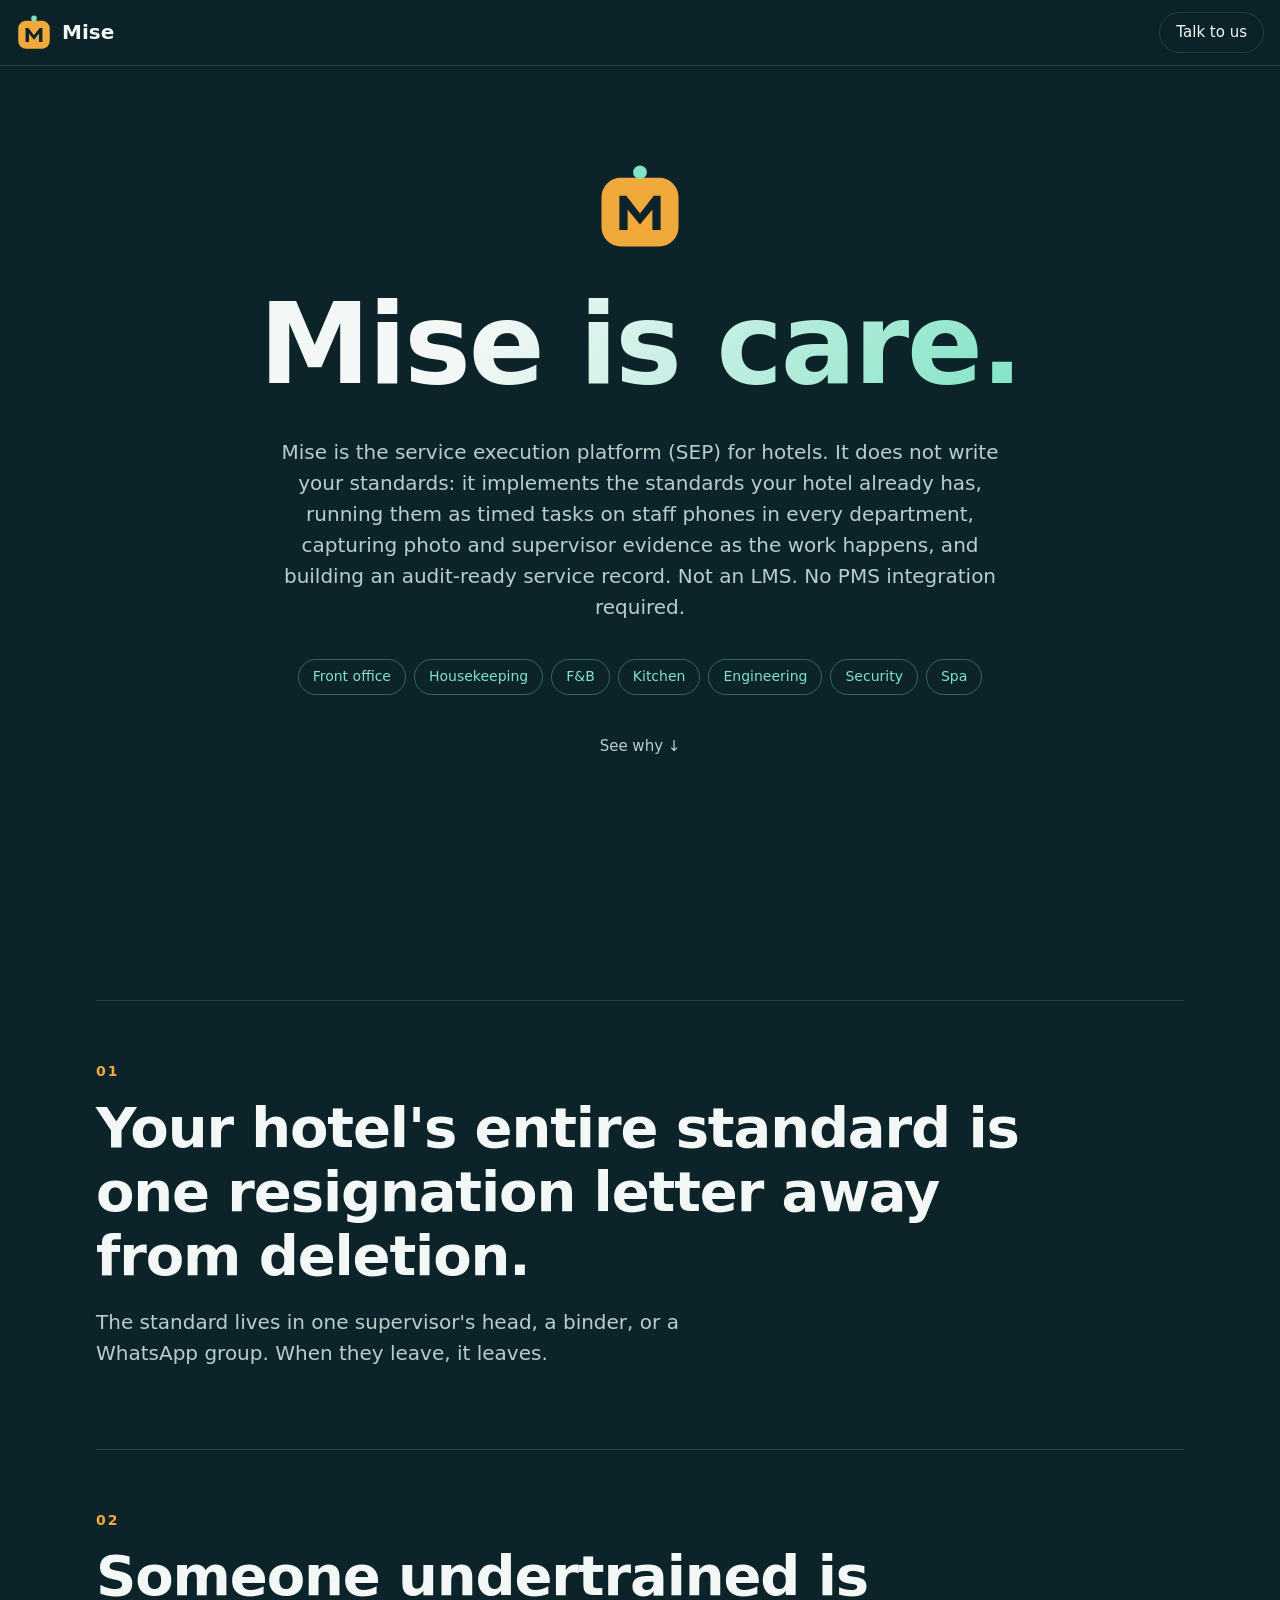
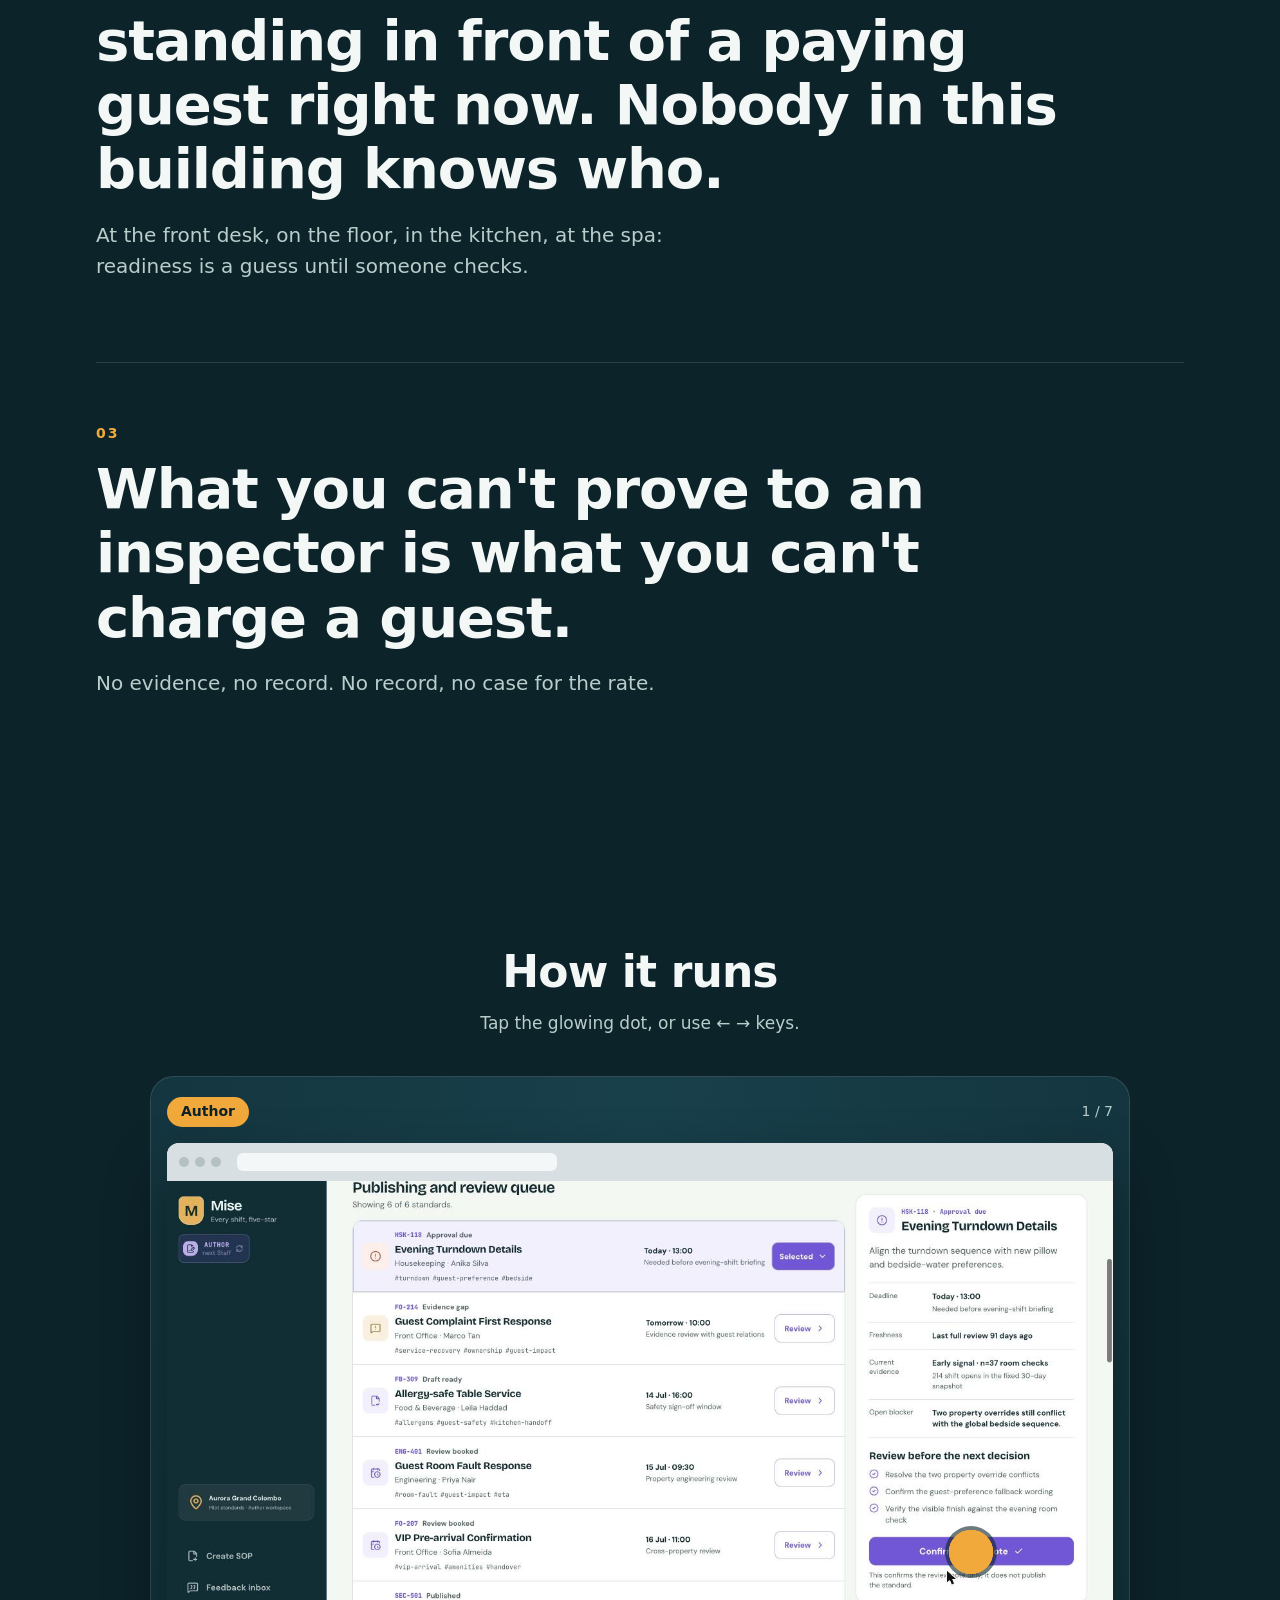
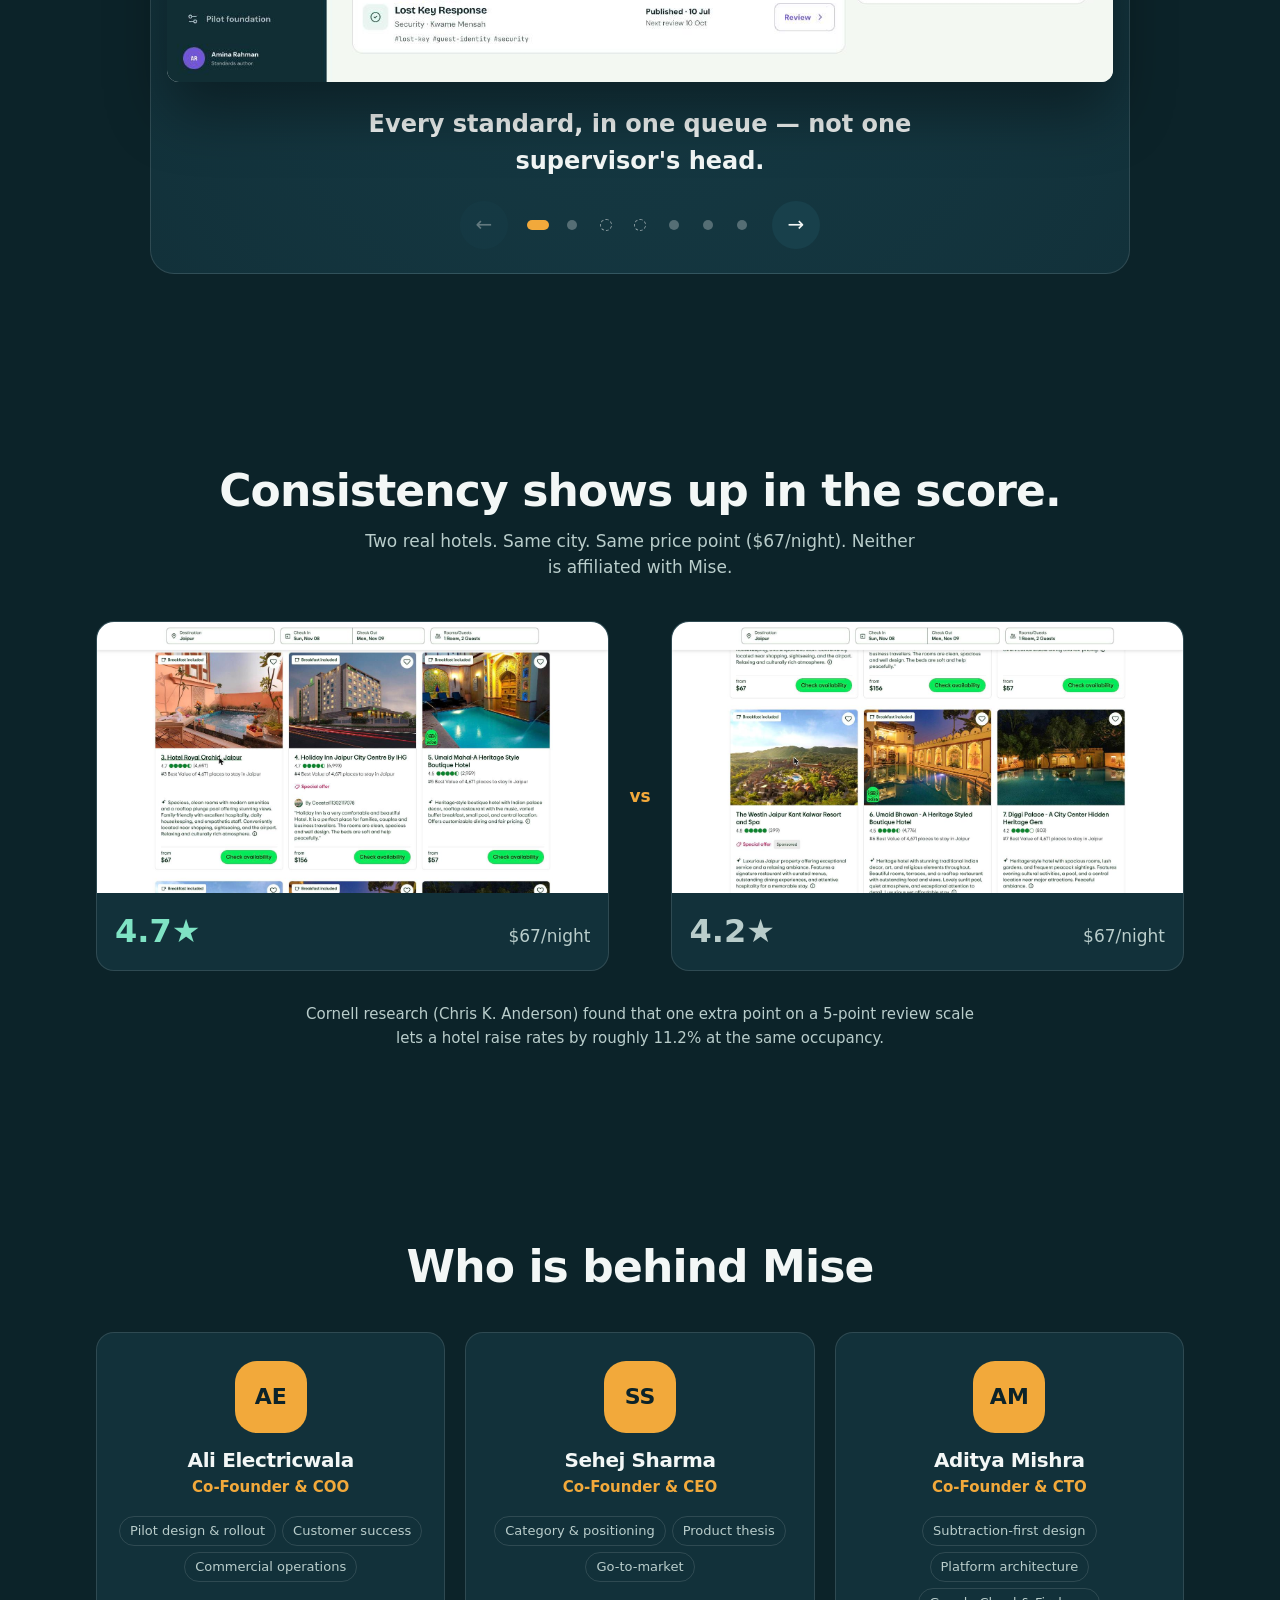
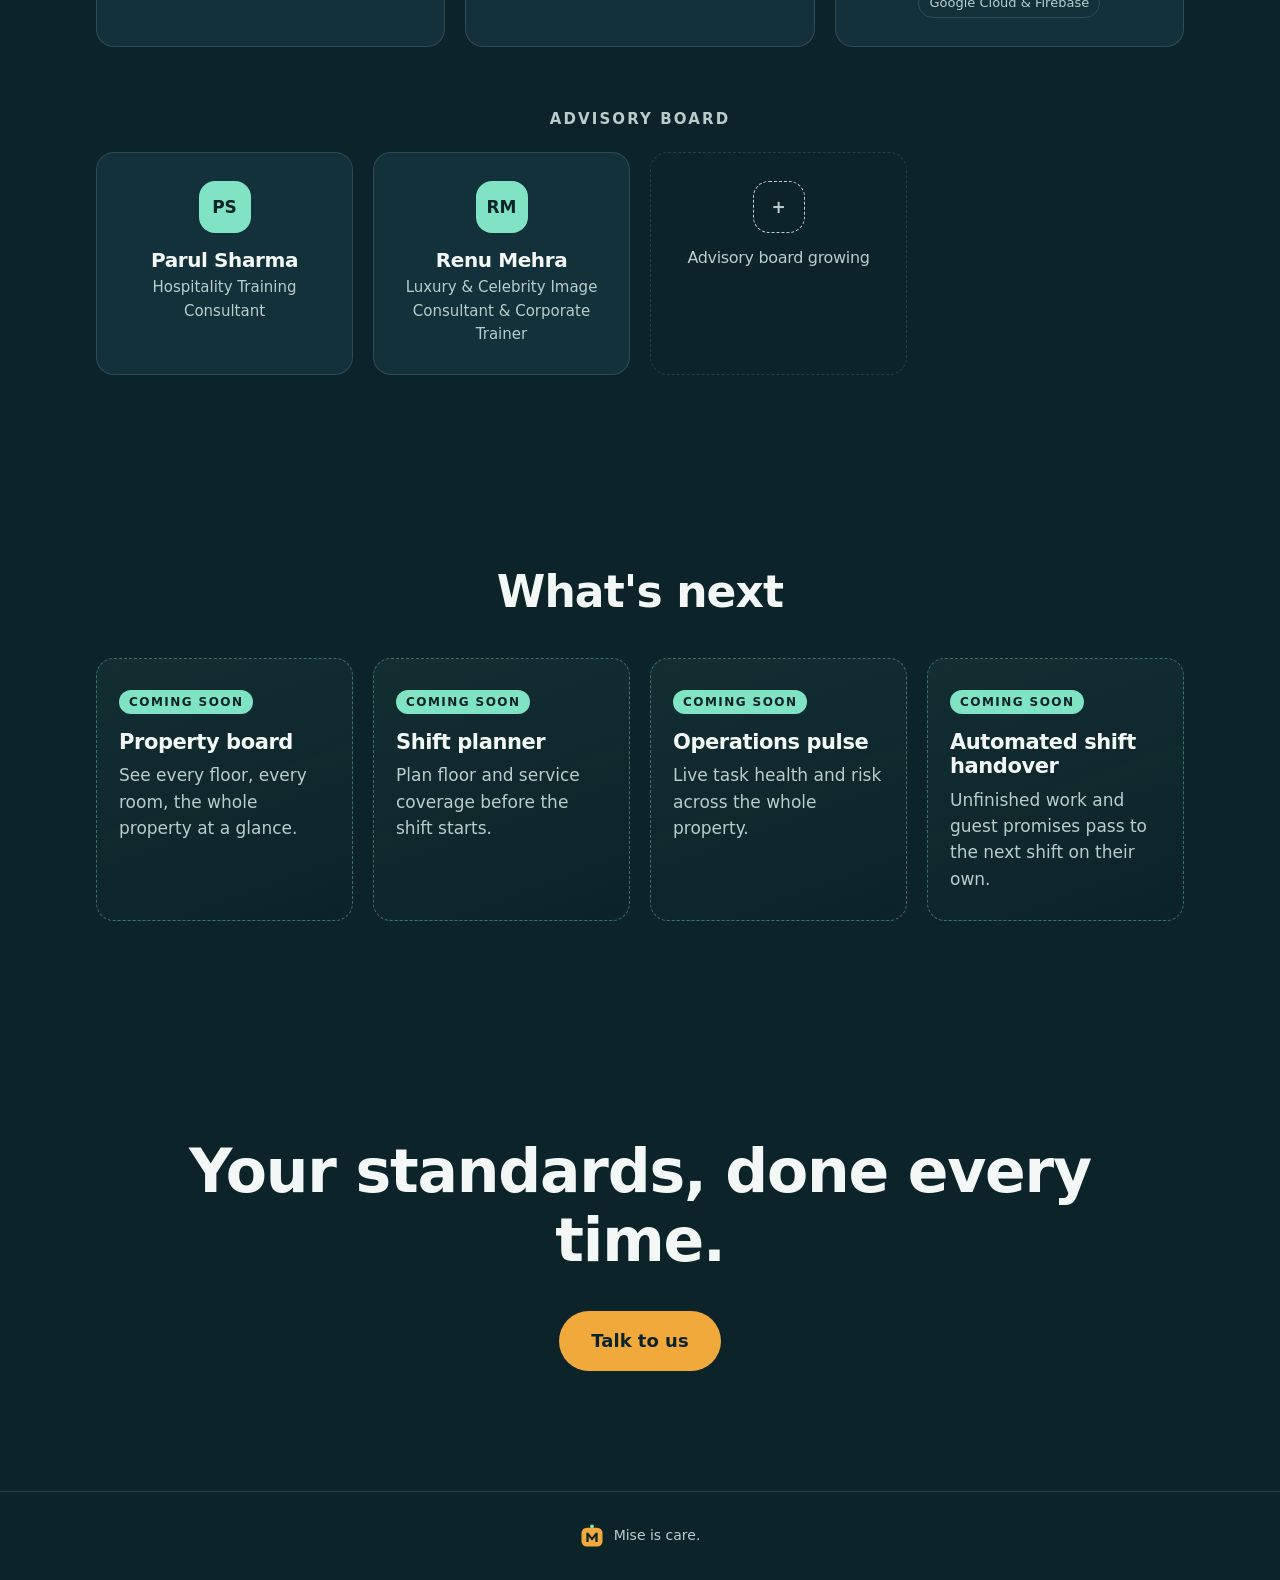
<file: index.html>
<!doctype html>
<html lang="en">
<head>
<meta charset="utf-8">
<meta name="viewport" content="width=device-width, initial-scale=1">
<title>Mise is care.</title>
<meta name="description" content="Mise is the service execution platform (SEP) for hotels.">
<meta name="theme-color" content="#0C2329">
<link rel="icon" href="public/logo.svg" type="image/svg+xml">
<link rel="stylesheet" href="styles.css">
</head>
<body>
<a class="skip" href="#main">Skip to content</a>

<header class="top">
  <a href="#hero" class="brand" aria-label="Mise home">
    <img src="public/logo.svg" alt="" width="36" height="36"><span>Mise</span>
  </a>
  <a class="btn btn-ghost" href="mailto:hello@misehotel.com">Talk to us</a>
</header>

<main id="main">

  <!-- 1. Hero -->
  <section id="hero" class="hero">
    <img class="hero-logo" src="public/logo.svg" alt="" width="88" height="88">
    <h1>Mise is care.</h1>
    <p class="lede">Mise is the service execution platform (SEP) for hotels. It does not write your standards: it implements the standards your hotel already has, running them as timed tasks on staff phones in every department, capturing photo and supervisor evidence as the work happens, and building an audit-ready service record. Not an LMS. No PMS integration required.</p>
    <ul class="depts" aria-label="Departments">
      <li>Front office</li><li>Housekeeping</li><li>F&amp;B</li><li>Kitchen</li><li>Engineering</li><li>Security</li><li>Spa</li>
    </ul>
    <a class="scroll-cue" href="#problems">See why <span aria-hidden="true">↓</span></a>
  </section>

  <!-- 2. Problems -->
  <section id="problems" class="problems" aria-label="The problem">
    <article class="problem reveal">
      <span class="num">01</span>
      <h2>Your hotel's entire standard is one resignation letter away from deletion.</h2>
      <p>The standard lives in one supervisor's head, a binder, or a WhatsApp group. When they leave, it leaves.</p>
    </article>
    <article class="problem reveal">
      <span class="num">02</span>
      <h2>Someone undertrained is standing in front of a paying guest right now. Nobody in this building knows who.</h2>
      <p>At the front desk, on the floor, in the kitchen, at the spa: readiness is a guess until someone checks.</p>
    </article>
    <article class="problem reveal">
      <span class="num">03</span>
      <h2>What you can't prove to an inspector is what you can't charge a guest.</h2>
      <p>No evidence, no record. No record, no case for the rate.</p>
    </article>
  </section>

  <!-- 3. Journey -->
  <section id="journey" class="journey" aria-labelledby="journey-title">
    <h2 id="journey-title" class="section-title">How it runs</h2>
    <p class="section-sub">Tap the glowing dot, or use ← → keys.</p>

    <div class="journey-stage" id="journeyStage" tabindex="0" role="region" aria-roledescription="carousel" aria-label="Product journey">
      <div class="journey-meta">
        <span class="role" id="jRole"></span>
        <span class="count" id="jCount" aria-live="polite"></span>
      </div>
      <div class="frame-wrap" id="frameWrap"></div>
      <p class="caption" id="jCaption"></p>
      <div class="journey-controls">
        <button class="btn btn-round" id="jPrev" aria-label="Previous screen">←</button>
        <div class="dots" id="jDots" role="tablist" aria-label="Choose screen"></div>
        <button class="btn btn-round" id="jNext" aria-label="Next screen">→</button>
      </div>
    </div>
  </section>

  <!-- 4. Proof -->
  <section id="proof" class="proof" aria-labelledby="proof-title">
    <h2 id="proof-title" class="section-title">Consistency shows up in the score.</h2>
    <p class="section-sub">Two real hotels. Same city. Same price point ($67/night). Neither is affiliated with Mise.</p>
    <div class="compare reveal">
      <figure class="compare-card">
        <div class="img-slot" data-src="public/screens/proofvisual_royal_orchid_tripadvisor.jpg" data-alt="Tripadvisor listing showing a 4.7 star rating"></div>
        <figcaption><span class="score">4.7★</span><span>$67/night</span></figcaption>
      </figure>
      <div class="vs" aria-hidden="true">vs</div>
      <figure class="compare-card">
        <div class="img-slot" data-src="public/screens/proofvisual_diggi_palace_tripadvisor.jpg" data-alt="Tripadvisor listing showing a 4.2 star rating"></div>
        <figcaption><span class="score dim">4.2★</span><span>$67/night</span></figcaption>
      </figure>
    </div>
    <p class="proof-note">Cornell research (Chris K. Anderson) found that one extra point on a 5-point review scale lets a hotel raise rates by roughly 11.2% at the same occupancy.</p>
  </section>

  <!-- 5. People -->
  <section id="people" class="people" aria-labelledby="people-title">
    <h2 id="people-title" class="section-title">Who is behind Mise</h2>
    <div class="cards founders">
      <article class="person reveal">
        <div class="avatar" aria-hidden="true">AE</div>
        <h3>Ali Electricwala</h3><p class="title">Co-Founder &amp; COO</p>
        <ul class="tags"><li>Pilot design &amp; rollout</li><li>Customer success</li><li>Commercial operations</li></ul>
      </article>
      <article class="person reveal">
        <div class="avatar" aria-hidden="true">SS</div>
        <h3>Sehej Sharma</h3><p class="title">Co-Founder &amp; CEO</p>
        <ul class="tags"><li>Category &amp; positioning</li><li>Product thesis</li><li>Go-to-market</li></ul>
      </article>
      <article class="person reveal">
        <div class="avatar" aria-hidden="true">AM</div>
        <h3>Aditya Mishra</h3><p class="title">Co-Founder &amp; CTO</p>
        <ul class="tags"><li>Subtraction-first design</li><li>Platform architecture</li><li>Google Cloud &amp; Firebase</li></ul>
      </article>
    </div>

    <h3 class="sub-title">Advisory board</h3>
    <div class="cards advisors">
      <article class="person small reveal">
        <div class="avatar" aria-hidden="true">PS</div>
        <h3>Parul Sharma</h3><p class="title">Hospitality Training Consultant</p>
      </article>
      <article class="person small reveal">
        <div class="avatar" aria-hidden="true">RM</div>
        <h3>Renu Mehra</h3><p class="title">Luxury &amp; Celebrity Image Consultant &amp; Corporate Trainer</p>
      </article>
      <!-- Add more advisors above this card. -->
      <article class="person small empty reveal">
        <div class="avatar" aria-hidden="true">+</div>
        <h3>Advisory board growing</h3>
      </article>
    </div>
  </section>

  <!-- 6. Coming soon -->
  <section id="soon" class="soon" aria-labelledby="soon-title">
    <h2 id="soon-title" class="section-title">What's next</h2>
    <div class="cards soon-grid">
      <article class="soon-card reveal"><span class="badge">Coming soon</span><h3>Property board</h3><p>See every floor, every room, the whole property at a glance.</p></article>
      <article class="soon-card reveal"><span class="badge">Coming soon</span><h3>Shift planner</h3><p>Plan floor and service coverage before the shift starts.</p></article>
      <article class="soon-card reveal"><span class="badge">Coming soon</span><h3>Operations pulse</h3><p>Live task health and risk across the whole property.</p></article>
      <article class="soon-card reveal"><span class="badge">Coming soon</span><h3>Automated shift handover</h3><p>Unfinished work and guest promises pass to the next shift on their own.</p></article>
    </div>
  </section>

  <!-- 7. Close -->
  <section id="contact" class="close">
    <h2>Your standards, done every time.</h2>
    <a class="btn btn-primary" id="contactBtn" href="mailto:hello@misehotel.com">Talk to us</a>
  </section>
</main>

<footer class="foot">
  <img src="public/logo.svg" alt="" width="24" height="24"> Mise is care.
</footer>

<script src="journey-data.js"></script>
<script src="app.js"></script>
</body>
</html>
</file>
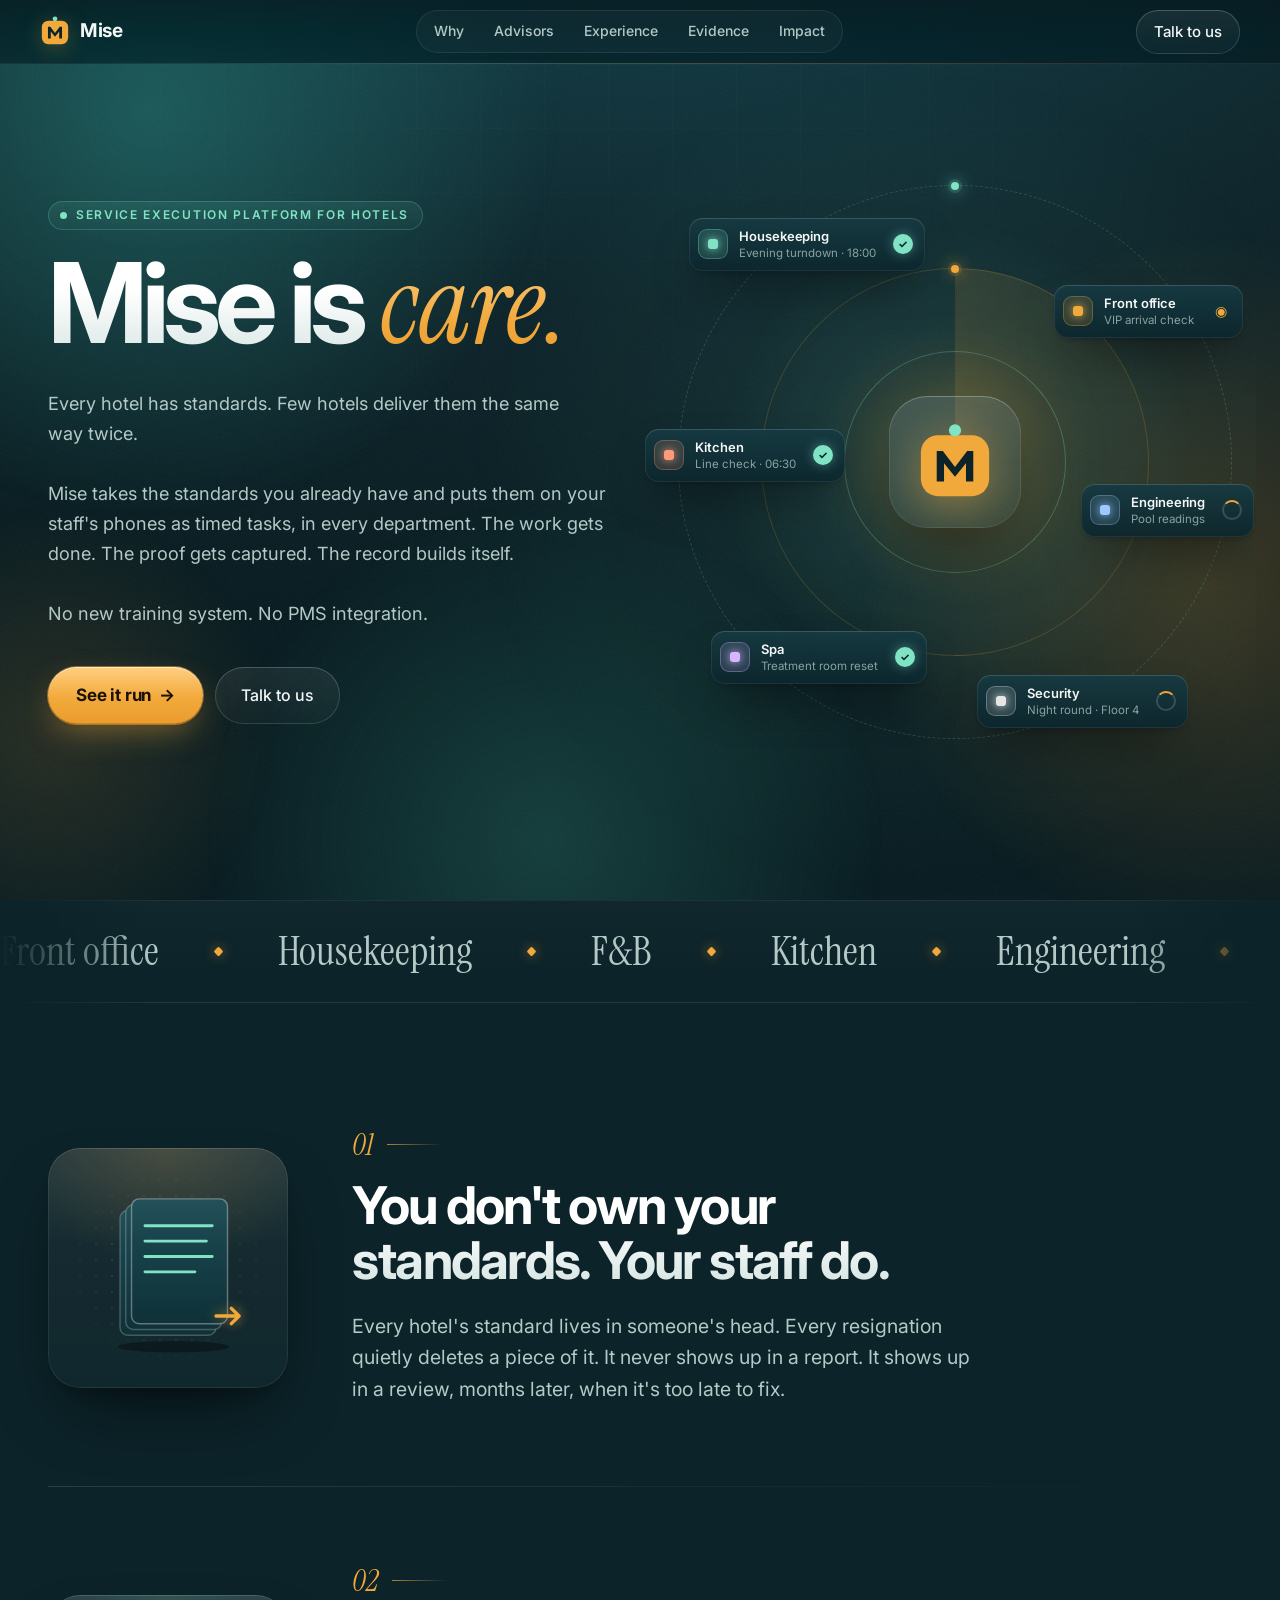
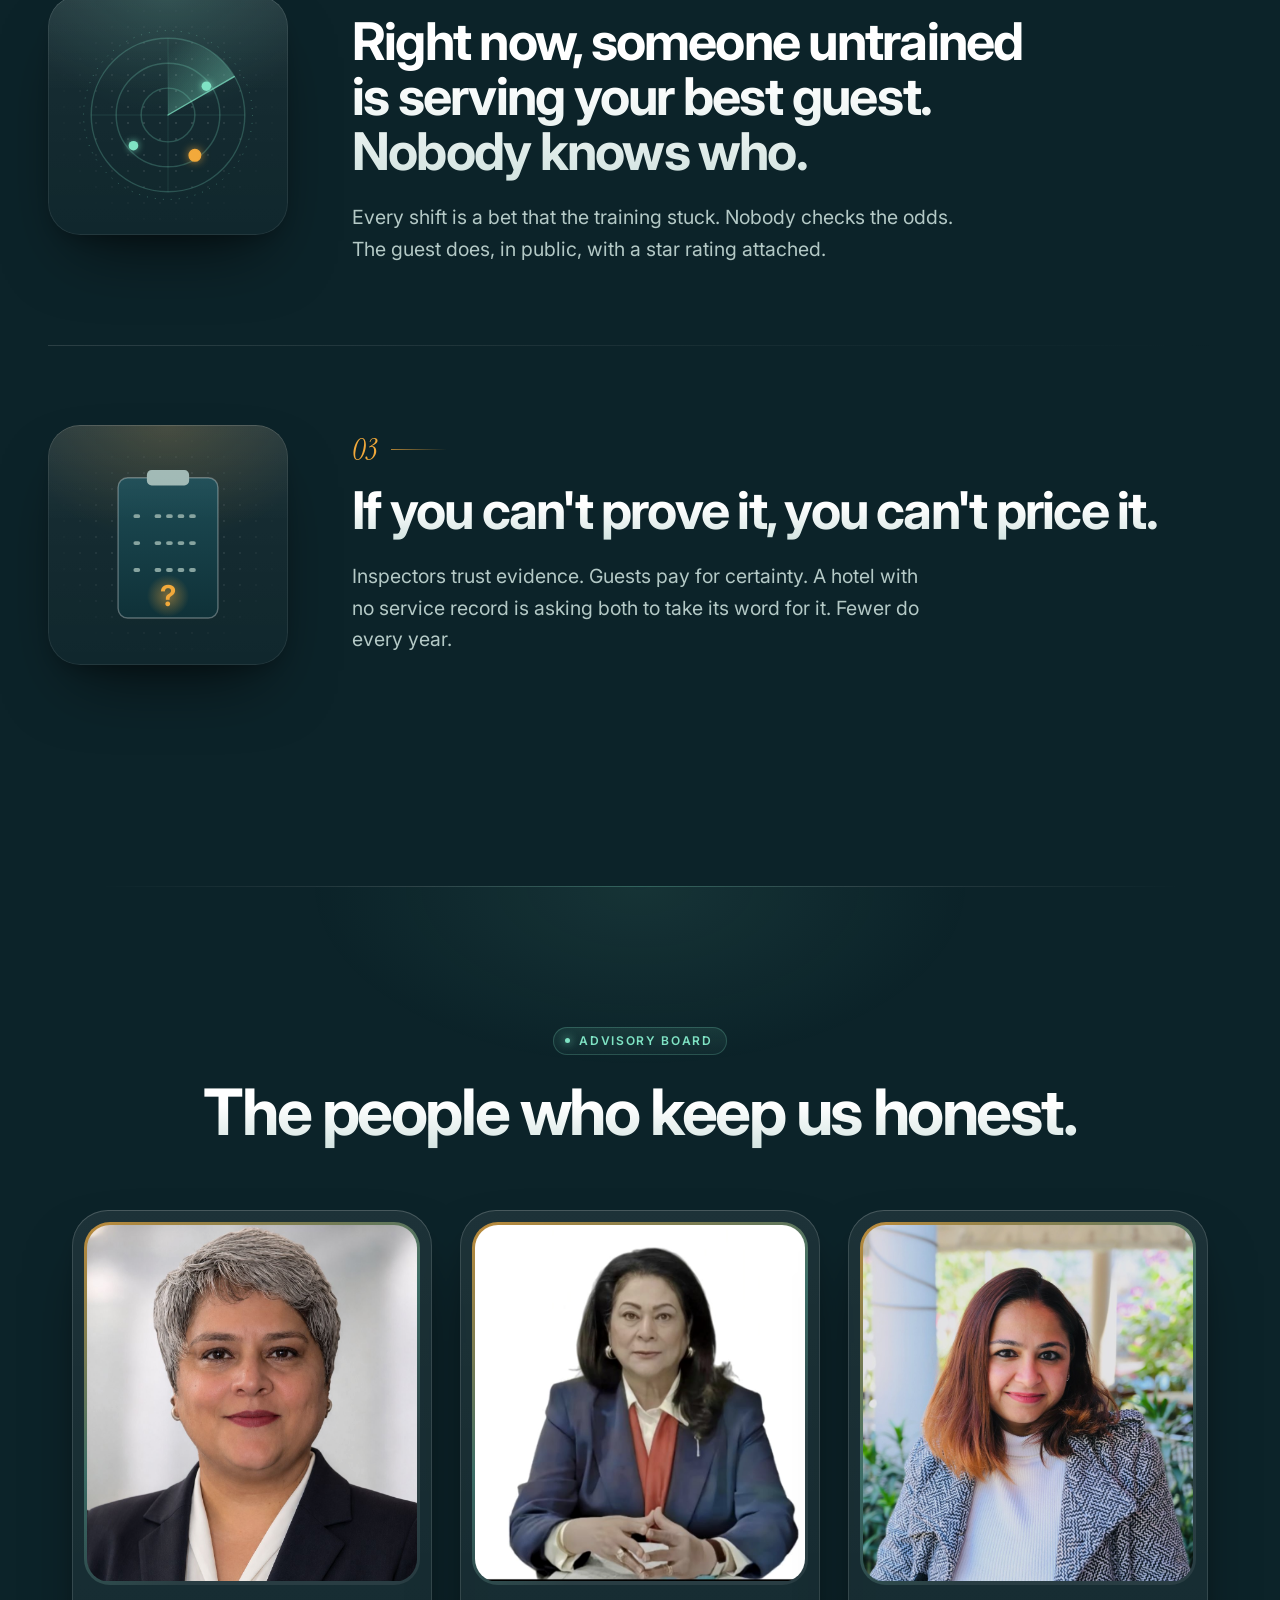
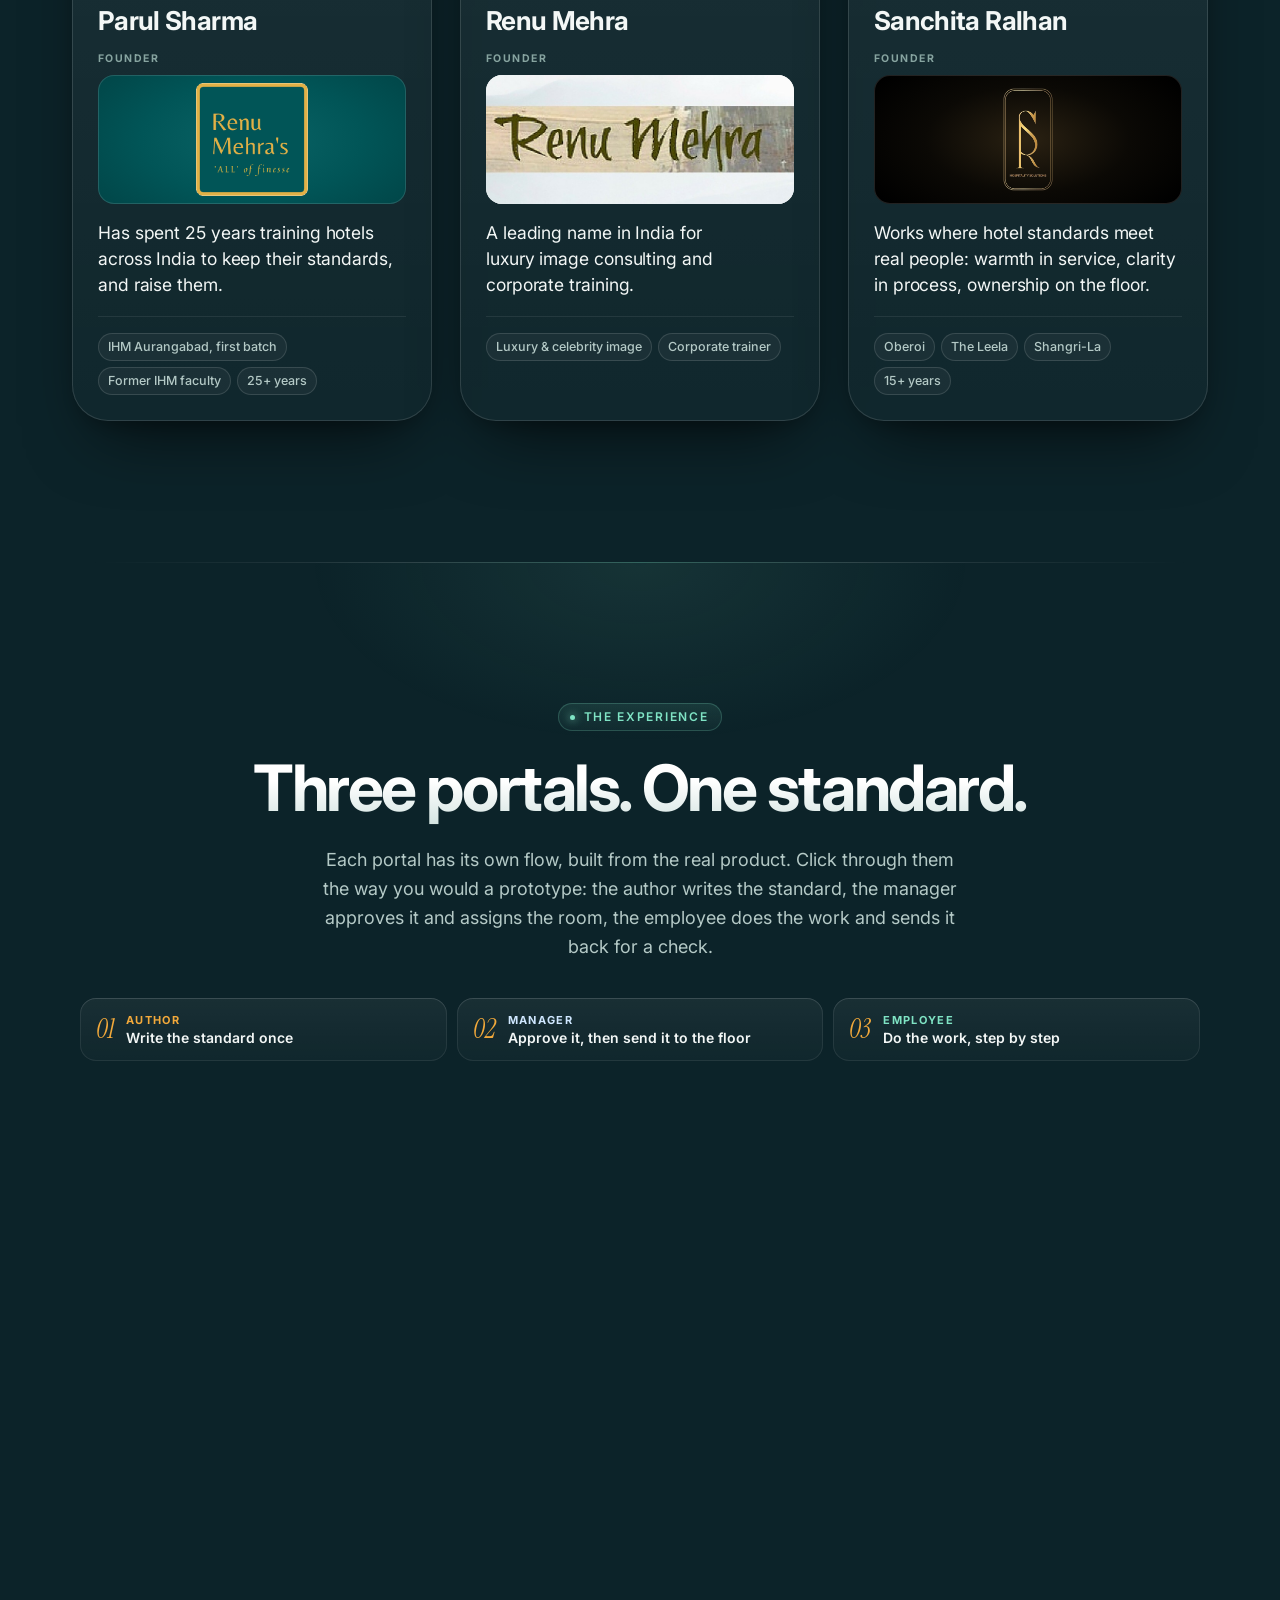
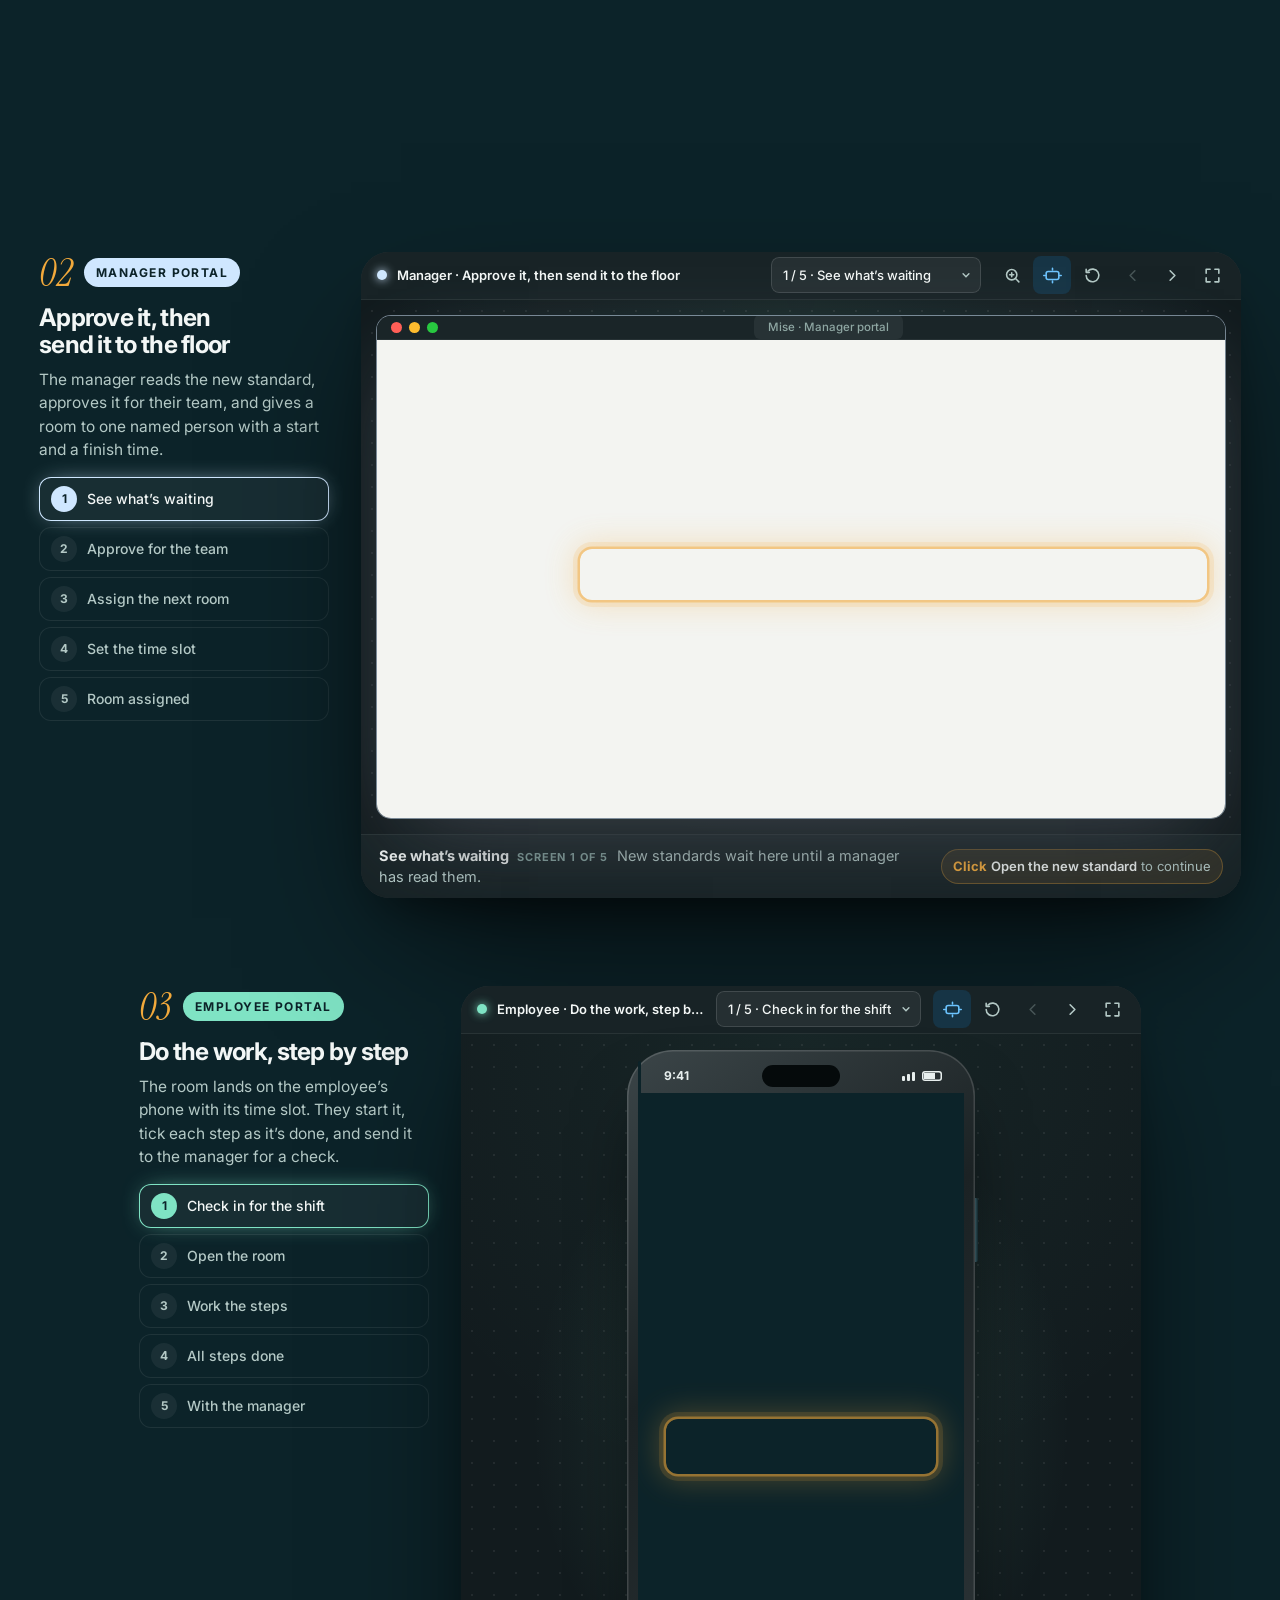
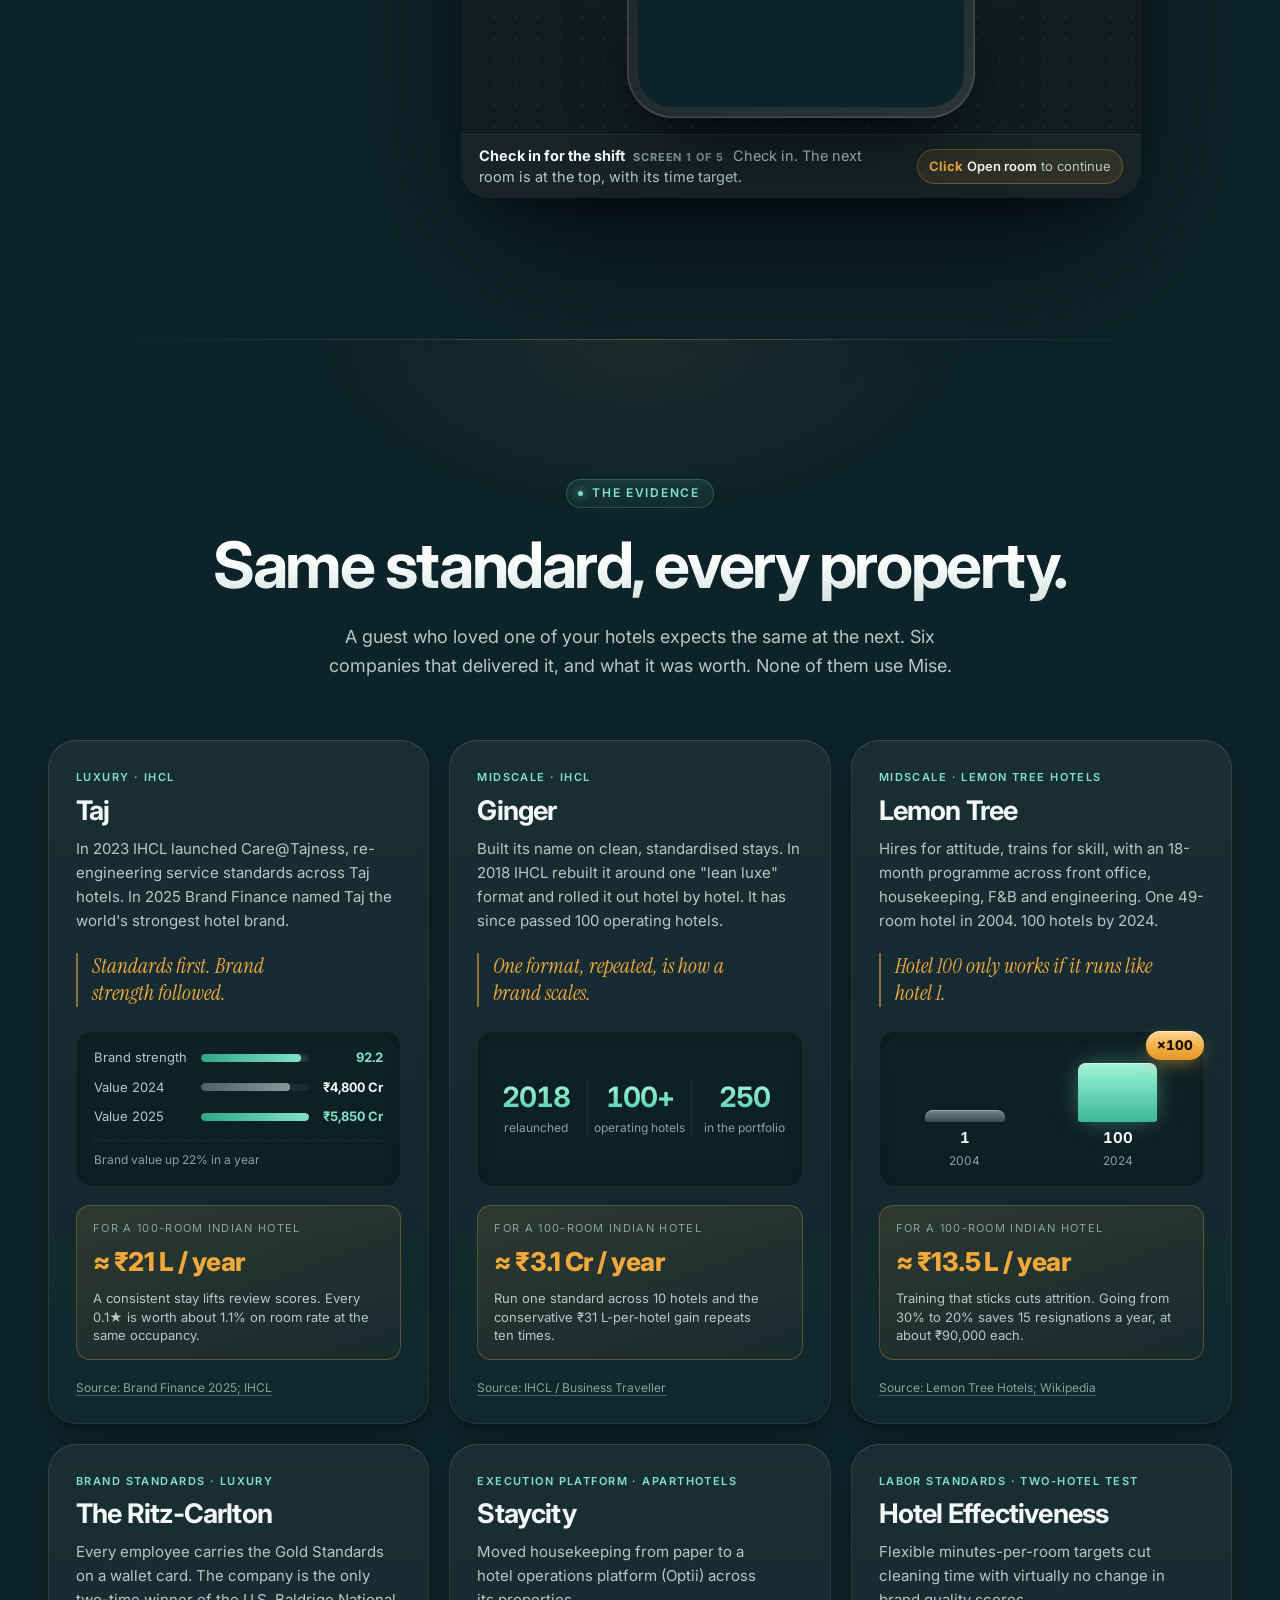
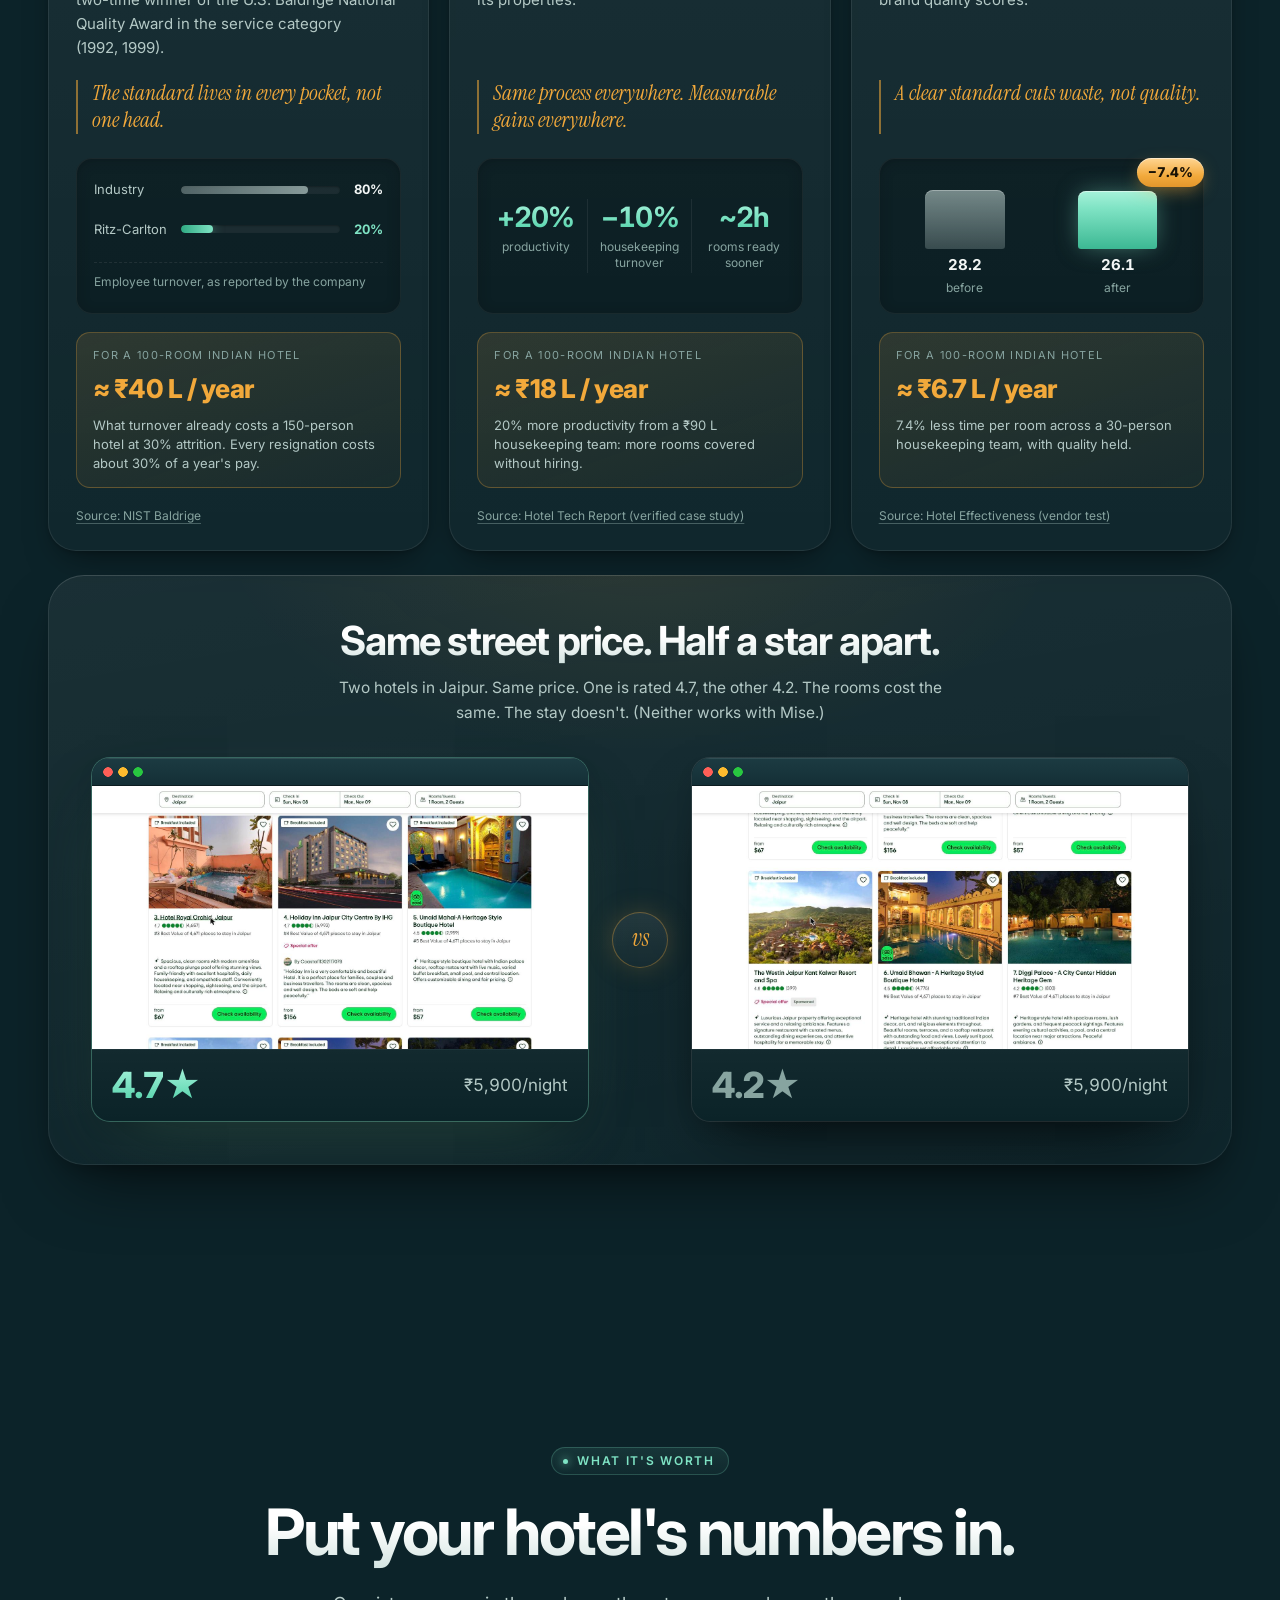
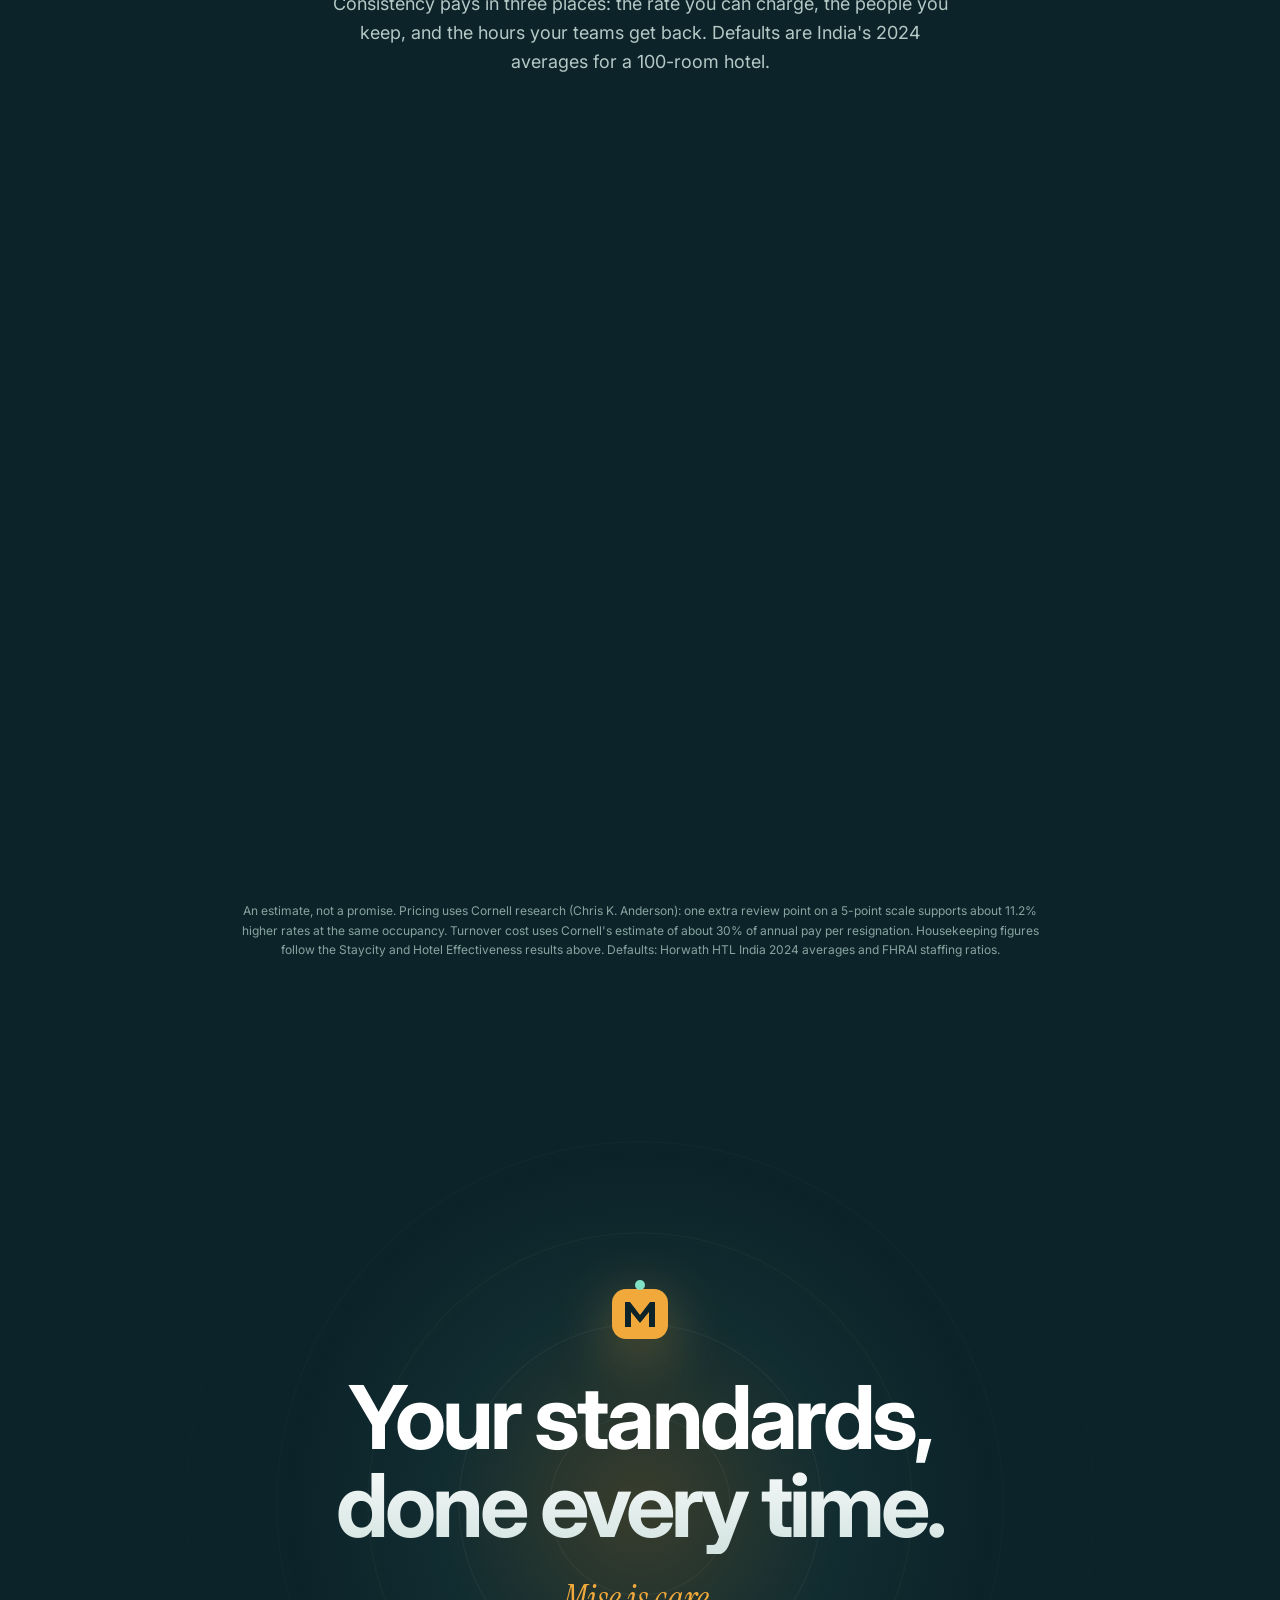
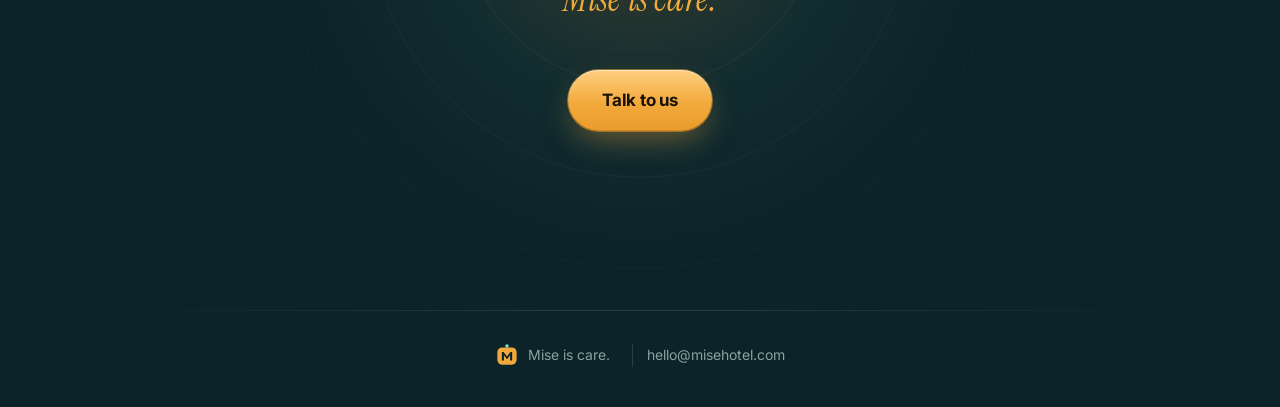
<file: public/index.html>
<!doctype html>
<html lang="en">
<head>
<meta charset="utf-8">
<meta name="viewport" content="width=device-width, initial-scale=1">
<title>Mise is care.</title>
<meta name="description" content="Mise is the service execution platform (SEP) for hotels.">
<meta name="theme-color" content="#0C2329">
<link rel="icon" href="logo.svg" type="image/svg+xml">
<link rel="preconnect" href="https://fonts.googleapis.com">
<link rel="preconnect" href="https://fonts.gstatic.com" crossorigin>
<link href="https://fonts.googleapis.com/css2?family=Inter:wght@400;500;600;700;800&family=Instrument+Serif:ital@0;1&display=swap" rel="stylesheet">
<link rel="stylesheet" href="styles.css">
<link rel="stylesheet" href="calculator.css">
<link rel="stylesheet" href="flows.css">
</head>
<body>
<a class="skip" href="#main">Skip to content</a>

<div class="sky" aria-hidden="true">
  <span class="cloud c1"></span><span class="cloud c2"></span><span class="cloud c3"></span><span class="cloud c4"></span>
  <div class="grid-lines"></div>
</div>
<div class="progress-bar" id="scrollBar" aria-hidden="true"></div>

<header class="top" id="top">
  <a href="#hero" class="brand" aria-label="Mise home">
    <img src="logo.svg" alt="" width="34" height="34"><span>Mise</span>
  </a>
  <nav class="nav" aria-label="Sections">
    <a href="#problems">Why</a><a href="#advisors">Advisors</a><a href="#journey">Experience</a><a href="#evidence">Evidence</a><a href="#impact">Impact</a>
  </nav>
  <a class="btn btn-ghost" href="mailto:hello@misehotel.com">Talk to us</a>
</header>

<main id="main">

  <!-- Hero -->
  <section id="hero" class="hero">
    <div class="hero-copy">
      <p class="eyebrow"><span class="live-dot"></span> Service execution platform for hotels</p>
      <h1 class="split">Mise is <em>care.</em></h1>
      <p class="lede">Every hotel has standards. Few hotels deliver them the same way twice.<br><br>Mise takes the standards you already have and puts them on your staff's phones as timed tasks, in every department. The work gets done. The proof gets captured. The record builds itself.<br><br>No new training system. No PMS integration.</p>
      <div class="hero-cta">
        <a class="btn btn-primary" href="#journey">See it run <span aria-hidden="true">→</span></a>
        <a class="btn btn-ghost" href="mailto:hello@misehotel.com">Talk to us</a>
      </div>
    </div>

    <div class="orbit" aria-hidden="true">
      <div class="orbit-ring r1"></div><div class="orbit-ring r2"></div><div class="orbit-ring r3"></div>
      <div class="orbit-core"><img src="logo.svg" alt="" width="84" height="84"></div>
      <div class="task t1"><i class="ic hk"></i><div><b>Housekeeping</b><span>Evening turndown · 18:00</span></div><em class="ok">✓</em></div>
      <div class="task t2"><i class="ic fo"></i><div><b>Front office</b><span>VIP arrival check</span></div><em class="cam">◉</em></div>
      <div class="task t3"><i class="ic kt"></i><div><b>Kitchen</b><span>Line check · 06:30</span></div><em class="ok">✓</em></div>
      <div class="task t4"><i class="ic en"></i><div><b>Engineering</b><span>Pool readings</span></div><em class="run"></em></div>
      <div class="task t5"><i class="ic sp"></i><div><b>Spa</b><span>Treatment room reset</span></div><em class="ok">✓</em></div>
      <div class="task t6"><i class="ic se"></i><div><b>Security</b><span>Night round · Floor 4</span></div><em class="run"></em></div>
    </div>
  </section>

  <div class="marquee" aria-label="Departments">
    <div class="marquee-track">
      <span>Front office</span><span>Housekeeping</span><span>F&amp;B</span><span>Kitchen</span><span>Engineering</span><span>Security</span><span>Spa</span>
      <span aria-hidden="true">Front office</span><span aria-hidden="true">Housekeeping</span><span aria-hidden="true">F&amp;B</span><span aria-hidden="true">Kitchen</span><span aria-hidden="true">Engineering</span><span aria-hidden="true">Security</span><span aria-hidden="true">Spa</span>
    </div>
  </div>

  <!-- Problems -->
  <section id="problems" class="problems" aria-label="The problem">
    <article class="problem reveal">
      <div class="problem-art" aria-hidden="true">
        <svg viewBox="0 0 200 200" class="art-binder">
          <defs><linearGradient id="gPage" x1="0" y1="0" x2="0" y2="1"><stop offset="0" stop-color="#1d4c55"/><stop offset="1" stop-color="#0f3138"/></linearGradient></defs>
          <ellipse class="floor" cx="106" cy="182" rx="58" ry="6"/>
          <rect class="page p1" x="50" y="40" width="100" height="130" rx="8"/>
          <rect class="page p2" x="56" y="34" width="100" height="130" rx="8"/>
          <rect class="page p3" x="62" y="28" width="100" height="130" rx="8"/>
          <g class="lines"><line x1="76" y1="56" x2="146" y2="56"/><line x1="76" y1="72" x2="140" y2="72"/><line x1="76" y1="88" x2="146" y2="88"/><line x1="76" y1="104" x2="128" y2="104"/></g>
          <path class="exit" d="M150 150 l24 0 m-8 -8 l8 8 -8 8"/>
        </svg>
      </div>
      <div>
        <span class="num">01</span>
        <h2>You don't own your standards. Your staff do.</h2>
        <p>Every hotel's standard lives in someone's head. Every resignation quietly deletes a piece of it. It never shows up in a report. It shows up in a review, months later, when it's too late to fix.</p>
      </div>
    </article>
    <article class="problem reveal">
      <div class="problem-art" aria-hidden="true">
        <svg viewBox="0 0 200 200" class="art-radar">
          <defs><linearGradient id="gSweep" gradientUnits="userSpaceOnUse" x1="112" y1="22" x2="162" y2="76"><stop offset="0" stop-color="#7FE3C4" stop-opacity="0"/><stop offset="1" stop-color="#7FE3C4" stop-opacity=".42"/></linearGradient></defs>
          <circle class="ticks" cx="100" cy="100" r="88"/>
          <path class="cross" d="M100 20v160M20 100h160"/>
          <circle cx="100" cy="100" r="80"/><circle cx="100" cy="100" r="54"/><circle cx="100" cy="100" r="28"/>
          <g class="sweep"><path d="M100 100 L100 20 A80 80 0 0 1 169 60 Z"/><path class="beam" d="M100 100 L169 60"/></g>
          <circle class="blip b1" cx="140" cy="70" r="5"/><circle class="blip b2" cx="64" cy="132" r="5"/><circle class="ping" cx="128" cy="142" r="6"/><circle class="blip b3 risk" cx="128" cy="142" r="6"/>
        </svg>
      </div>
      <div>
        <span class="num">02</span>
        <h2>Right now, someone untrained is serving your best guest. Nobody knows who.</h2>
        <p>Every shift is a bet that the training stuck. Nobody checks the odds. The guest does, in public, with a star rating attached.</p>
      </div>
    </article>
    <article class="problem reveal">
      <div class="problem-art" aria-hidden="true">
        <svg viewBox="0 0 200 200" class="art-clip">
          <rect x="48" y="30" width="104" height="146" rx="10"/>
          <rect class="clip" x="78" y="22" width="44" height="16" rx="5"/>
          <g class="rows"><path d="M66 70h12M88 70h48"/><path d="M66 98h12M88 98h40"/><path d="M66 126h12M88 126h44"/></g>
          <defs><radialGradient id="gQ"><stop offset="0" stop-color="#F2A93B" stop-opacity=".45"/><stop offset="1" stop-color="#F2A93B" stop-opacity="0"/></radialGradient></defs>
          <circle class="qglow" cx="100" cy="153" r="22"/>
          <text x="100" y="164" class="q">?</text>
        </svg>
      </div>
      <div>
        <span class="num">03</span>
        <h2>If you can't prove it, you can't price it.</h2>
        <p>Inspectors trust evidence. Guests pay for certainty. A hotel with no service record is asking both to take its word for it. Fewer do every year.</p>
      </div>
    </article>
  </section>

  <!-- Advisors -->
  <section id="advisors" class="advisors" aria-labelledby="adv-title">
    <p class="eyebrow center">Advisory board</p>
    <h2 id="adv-title" class="section-title">The people who keep us honest.</h2>
    <div class="adv-grid">
      <article class="adv reveal">
        <div class="adv-frame"><div class="adv-photo"><img src="advisors/parul-sharma.jpeg" alt="Portrait of Parul Sharma" loading="lazy"></div></div>
        <div class="adv-body">
          <h3>Parul Sharma</h3>
          <div class="adv-brand"><span class="adv-brand-k">Founder</span><span class="adv-brand-plate is-green"><img class="adv-brand-logo" src="advisors/logos/all-of-finesse.png" alt="All of Finesse" width="351" height="351" loading="lazy" decoding="async"></span></div>
          <p class="adv-bio">Has spent 25 years training hotels across India to keep their standards, and raise them.</p>
          <ul class="adv-chips" aria-label="Background"><li>IHM Aurangabad, first batch</li><li>Former IHM faculty</li><li>25+ years</li></ul>
        </div>
      </article>
      <article class="adv reveal">
        <div class="adv-frame"><div class="adv-photo"><img src="advisors/renu-mehra.jpeg" alt="Portrait of Renu Mehra" loading="lazy"></div></div>
        <div class="adv-body">
          <h3>Renu Mehra</h3>
          <div class="adv-brand"><span class="adv-brand-k">Founder</span><span class="adv-brand-plate is-fill"><img class="adv-brand-logo" src="advisors/logos/rmic.jpg" alt="RMIC" width="800" height="333" loading="lazy" decoding="async"></span></div>
          <p class="adv-bio">A leading name in India for luxury image consulting and corporate training.</p>
          <ul class="adv-chips" aria-label="Background"><li>Luxury &amp; celebrity image</li><li>Corporate trainer</li></ul>
        </div>
      </article>
      <article class="adv reveal">
        <div class="adv-frame"><div class="adv-photo"><img src="advisors/sanchita-ralhan.jpeg" alt="Portrait of Sanchita Ralhan" loading="lazy"></div></div>
        <div class="adv-body">
          <h3>Sanchita Ralhan</h3>
          <div class="adv-brand"><span class="adv-brand-k">Founder</span><span class="adv-brand-plate is-dark"><img class="adv-brand-logo" src="advisors/logos/the-hospitality-doctor.png" alt="The Hospitality Doctor" width="238" height="441" loading="lazy" decoding="async"></span></div>
          <p class="adv-bio">Works where hotel standards meet real people: warmth in service, clarity in process, ownership on the floor.</p>
          <ul class="adv-chips" aria-label="Worked with"><li>Oberoi</li><li>The Leela</li><li>Shangri-La</li><li>15+ years</li></ul>
        </div>
      </article>
    </div>
  </section>

  <!-- Experience: one prototype per portal -->
  <section id="journey" class="journey flows" aria-labelledby="journey-title">
    <p class="eyebrow center">The experience</p>
    <h2 id="journey-title" class="section-title">Three portals. One standard.</h2>
    <p class="section-sub">Each portal has its own flow, built from the real product. Click through them the way you would a prototype: the author writes the standard, the manager approves it and assigns the room, the employee does the work and sends it back for a check.</p>
    <nav class="flow-index" id="flowIndex" aria-label="Flows"></nav>
    <div class="flows-root" id="flowsRoot"></div>
  </section>

  <!-- Evidence / case studies -->
  <section id="evidence" class="evidence" aria-labelledby="ev-title">
    <p class="eyebrow center">The evidence</p>
    <h2 id="ev-title" class="section-title">Same standard, every property.</h2>
    <p class="section-sub">A guest who loved one of your hotels expects the same at the next. Six companies that delivered it, and what it was worth. None of them use Mise.</p>

    <div class="cases">
      <article class="case reveal">
        <span class="case-tag">Luxury · IHCL</span>
        <h3>Taj</h3>
        <p class="case-line">In 2023 IHCL launched Care@Tajness, re-engineering service standards across Taj hotels. In 2025 Brand Finance named Taj the world's strongest hotel brand.</p><p class="take">Standards first. Brand strength followed.</p>
        <div class="viz bars">
          <div class="bar-row hi"><span>Brand strength</span><div class="bar"><i style="--w:92.2%"></i></div><b><span class="count" data-to="92.2" data-dec="1">0</span></b></div>
          <div class="bar-row"><span>Value 2024</span><div class="bar"><i style="--w:82%"></i></div><b>₹4,800 Cr</b></div>
          <div class="bar-row hi"><span>Value 2025</span><div class="bar"><i style="--w:100%"></i></div><b>₹5,850 Cr</b></div>
          <p class="viz-cap">Brand value up <span class="count" data-to="22">0</span>% in a year</p>
        </div>
        <div class="impact"><span class="impact-label">For a 100-room Indian hotel</span><b class="impact-num">≈ ₹21 L / year</b><p>A consistent stay lifts review scores. Every 0.1★ is worth about 1.1% on room rate at the same occupancy.</p></div>
        <a class="src" href="https://brandfinance.com/press-releases/taj-retains-title-as-the-worlds-strongest-hotel-brand-ranked-in-2025" target="_blank" rel="noopener">Source: Brand Finance 2025; IHCL</a>
      </article>

      <article class="case reveal">
        <span class="case-tag">Midscale · IHCL</span>
        <h3>Ginger</h3>
        <p class="case-line">Built its name on clean, standardised stays. In 2018 IHCL rebuilt it around one "lean luxe" format and rolled it out hotel by hotel. It has since passed 100 operating hotels.</p><p class="take">One format, repeated, is how a brand scales.</p>
        <div class="viz stats">
          <div class="stat"><b>2018</b><span>relaunched</span></div>
          <div class="stat"><b><span class="count" data-to="100">0</span>+</b><span>operating hotels</span></div>
          <div class="stat"><b><span class="count" data-to="250">0</span></b><span>in the portfolio</span></div>
        </div>
        <div class="impact"><span class="impact-label">For a 100-room Indian hotel</span><b class="impact-num">≈ ₹3.1 Cr / year</b><p>Run one standard across 10 hotels and the conservative ₹31 L-per-hotel gain repeats ten times.</p></div>
        <a class="src" href="https://www.businesstraveller.com/business-travel/ihcl-unveils-its-flagship-ginger-at-mumbai-airport/" target="_blank" rel="noopener">Source: IHCL / Business Traveller</a>
      </article>

      <article class="case reveal">
        <span class="case-tag">Midscale · Lemon Tree Hotels</span>
        <h3>Lemon Tree</h3>
        <p class="case-line">Hires for attitude, trains for skill, with an 18-month programme across front office, housekeeping, F&amp;B and engineering. One 49-room hotel in 2004. 100 hotels by 2024.</p><p class="take">Hotel 100 only works if it runs like hotel 1.</p>
        <div class="viz drop">
          <div class="drop-col"><i style="--h:52px"></i><b>1</b><span>2004</span></div>
          <div class="drop-col hi"><i style="--h:100%"></i><b>100</b><span>2024</span></div>
          <div class="drop-badge">×<span class="count" data-to="100">0</span></div>
        </div>
        <div class="impact"><span class="impact-label">For a 100-room Indian hotel</span><b class="impact-num">≈ ₹13.5 L / year</b><p>Training that sticks cuts attrition. Going from 30% to 20% saves 15 resignations a year, at about ₹90,000 each.</p></div>
        <a class="src" href="https://en.wikipedia.org/wiki/Lemon_Tree_Hotels" target="_blank" rel="noopener">Source: Lemon Tree Hotels; Wikipedia</a>
      </article>

      <article class="case reveal">
        <span class="case-tag">Brand standards · Luxury</span>
        <h3>The Ritz-Carlton</h3>
        <p class="case-line">Every employee carries the Gold Standards on a wallet card. The company is the only two-time winner of the U.S. Baldrige National Quality Award in the service category (1992, 1999).</p><p class="take">The standard lives in every pocket, not one head.</p>
        <div class="viz bars">
          <div class="bar-row"><span>Industry</span><div class="bar"><i style="--w:80%"></i></div><b><span class="count" data-to="80">0</span>%</b></div>
          <div class="bar-row hi"><span>Ritz-Carlton</span><div class="bar"><i style="--w:20%"></i></div><b><span class="count" data-to="20">0</span>%</b></div>
          <p class="viz-cap">Employee turnover, as reported by the company</p>
        </div>
        <div class="impact"><span class="impact-label">For a 100-room Indian hotel</span><b class="impact-num">≈ ₹40 L / year</b><p>What turnover already costs a 150-person hotel at 30% attrition. Every resignation costs about 30% of a year's pay.</p></div>
        <a class="src" href="https://www.nist.gov/blogs/blogrige/customer-really-always-right-hotel-company-invests-its-employees-first" target="_blank" rel="noopener">Source: NIST Baldrige</a>
      </article>

      <article class="case reveal">
        <span class="case-tag">Execution platform · Aparthotels</span>
        <h3>Staycity</h3>
        <p class="case-line">Moved housekeeping from paper to a hotel operations platform (Optii) across its properties.</p><p class="take">Same process everywhere. Measurable gains everywhere.</p>
        <div class="viz stats">
          <div class="stat"><b>+<span class="count" data-to="20">0</span>%</b><span>productivity</span></div>
          <div class="stat"><b>−<span class="count" data-to="10">0</span>%</b><span>housekeeping turnover</span></div>
          <div class="stat"><b>~<span class="count" data-to="2">0</span>h</b><span>rooms ready sooner</span></div>
        </div>
        <div class="impact"><span class="impact-label">For a 100-room Indian hotel</span><b class="impact-num">≈ ₹18 L / year</b><p>20% more productivity from a ₹90 L housekeeping team: more rooms covered without hiring.</p></div>
        <a class="src" href="https://hoteltechreport.com/success-stories/marketing/optii/staycity-aparthotels" target="_blank" rel="noopener">Source: Hotel Tech Report (verified case study)</a>
      </article>

      <article class="case reveal">
        <span class="case-tag">Labor standards · Two-hotel test</span>
        <h3>Hotel Effectiveness</h3>
        <p class="case-line">Flexible minutes-per-room targets cut cleaning time with virtually no change in brand quality scores.</p><p class="take">A clear standard cuts waste, not quality.</p>
        <div class="viz drop">
          <div class="drop-col"><i style="--h:100%"></i><b>28.2</b><span>before</span></div>
          <div class="drop-col hi"><i style="--h:92.6%"></i><b>26.1</b><span>after</span></div>
          <div class="drop-badge">−<span class="count" data-to="7.4" data-dec="1">0</span>%</div>
        </div>
        <div class="impact"><span class="impact-label">For a 100-room Indian hotel</span><b class="impact-num">≈ ₹6.7 L / year</b><p>7.4% less time per room across a 30-person housekeeping team, with quality held.</p></div>
        <a class="src" href="https://info.hoteleffectiveness.com/hubfs/Housekeeping_Case_Study-6.pdf" target="_blank" rel="noopener">Source: Hotel Effectiveness (vendor test)</a>
      </article>
    </div>

    <div class="proof reveal">
      <div class="proof-head">
        <h3>Same street price. Half a star apart.</h3>
        <p>Two hotels in Jaipur. Same price. One is rated 4.7, the other 4.2. The rooms cost the same. The stay doesn't. (Neither works with Mise.)</p>
      </div>
      <div class="compare">
        <figure class="compare-card">
          <div class="img-slot" data-src="screens/proofvisual_royal_orchid_tripadvisor.jpg" data-alt="Tripadvisor listing showing a 4.7 star rating"></div>
          <figcaption><span class="score">4.7★</span><span>₹5,900/night</span></figcaption>
        </figure>
        <div class="vs" aria-hidden="true">vs</div>
        <figure class="compare-card">
          <div class="img-slot" data-src="screens/proofvisual_diggi_palace_tripadvisor.jpg" data-alt="Tripadvisor listing showing a 4.2 star rating"></div>
          <figcaption><span class="score dim">4.2★</span><span>₹5,900/night</span></figcaption>
        </figure>
      </div>
    </div>
  </section>

  <!-- Impact calculator -->
  <section id="impact" class="calc-section" aria-labelledby="calc-title">
    <p class="eyebrow center">What it's worth</p>
    <h2 id="calc-title" class="section-title">Put your hotel's numbers in.</h2>
    <p class="section-sub">Consistency pays in three places: the rate you can charge, the people you keep, and the hours your teams get back. Defaults are India's 2024 averages for a 100-room hotel.</p>

    <div class="calc reveal">
      <form class="calc-inputs" id="calcForm" onsubmit="return false">
        <fieldset>
          <legend>Your hotel</legend>
          <label>Rooms <input type="number" name="rooms" value="100" min="1" step="1" inputmode="numeric"></label>
          <label>Average room rate (₹) <input type="number" name="adr" value="7951" min="0" step="100" inputmode="numeric"></label>
          <label>Occupancy (%) <input type="number" name="occ" value="64" min="0" max="100" step="1" inputmode="numeric"></label>
          <label>Properties <input type="number" name="props" value="1" min="1" step="1" inputmode="numeric"></label>
          <label>Staff per room <input type="number" name="spr" value="1.5" min="0" step="0.1" inputmode="decimal"></label>
          <label>Avg monthly cost per staff (₹) <input type="number" name="pay" value="25000" min="0" step="1000" inputmode="numeric"></label>
          <label>Annual attrition (%) <input type="number" name="attr" value="30" min="0" max="200" step="1" inputmode="numeric"></label>
          <label>Housekeeping share of staff (%) <input type="number" name="hk" value="20" min="0" max="100" step="1" inputmode="numeric"></label>
        </fieldset>
        <fieldset class="calc-levers">
          <legend>What consistency changes</legend>
          <label class="range">Review score lift <output data-for="lift">+0.1★</output>
            <input type="range" name="lift" min="0" max="0.5" step="0.05" value="0.1"></label>
          <label class="range">Fewer resignations <output data-for="ret">10%</output>
            <input type="range" name="ret" min="0" max="50" step="1" value="10"></label>
          <label class="range">Housekeeping time saved <output data-for="prod">7.4%</output>
            <input type="range" name="prod" min="0" max="25" step="0.1" value="7.4"></label>
          <div class="calc-presets" role="group" aria-label="Scenario">
            <button type="button" data-preset="conservative" aria-pressed="true">Conservative</button>
            <button type="button" data-preset="strong" aria-pressed="false">Stronger</button>
          </div>
        </fieldset>
      </form>

      <div class="calc-out" aria-live="polite">
        <span class="calc-out-label">Estimated gain per year</span>
        <b class="calc-total" id="calcTotal">₹31.5 L</b>
        <span class="calc-pct" id="calcPct">1.7% of rooms revenue</span>
        <ul class="calc-bars">
          <li><span>Pricing power</span><div class="cbar"><i id="barPrice"></i></div><b id="valPrice"></b></li>
          <li><span>Staff kept</span><div class="cbar"><i id="barRet"></i></div><b id="valRet"></b></li>
          <li><span>Hours back</span><div class="cbar"><i id="barProd"></i></div><b id="valProd"></b></li>
        </ul>
        <p class="calc-base" id="calcBase"></p>
        <a class="btn btn-primary" href="mailto:hello@misehotel.com?subject=Mise%20impact%20estimate">Walk us through your numbers</a>
      </div>
    </div>
    <p class="calc-note">An estimate, not a promise. Pricing uses Cornell research (Chris K. Anderson): one extra review point on a 5-point scale supports about 11.2% higher rates at the same occupancy. Turnover cost uses Cornell's estimate of about 30% of annual pay per resignation. Housekeeping figures follow the Staycity and Hotel Effectiveness results above. Defaults: Horwath HTL India 2024 averages and FHRAI staffing ratios.</p>
  </section>

  <!-- Close -->
  <section id="contact" class="close">
    <div class="close-glow" aria-hidden="true"></div>
    <img src="logo.svg" alt="" width="64" height="64" class="close-logo">
    <h2>Your standards, done every time.</h2>
    <p>Mise is care.</p>
    <a class="btn btn-primary" id="contactBtn" href="mailto:hello@misehotel.com">Talk to us</a>
  </section>
</main>

<footer class="foot">
  <img src="logo.svg" alt="" width="22" height="22"> Mise is care. <span>hello@misehotel.com</span>
</footer>

<script src="flows-data.js"></script>
<script src="app.js"></script>
<script src="flows.js"></script>
<script src="calculator.js"></script>
</body>
</html>
</file>
<file: styles.css>
:root {
  --bg: #0C2329;
  --bg-2: #12313A;
  --bg-3: #18404B;
  --ink: #F3F7F6;
  --ink-2: #B9CDCB;
  --amber: #F2A93B;
  --mint: #7FE3C4;
  --line: rgba(255,255,255,.12);
  --radius: 18px;
  --ease: cubic-bezier(.2,.7,.2,1);
}
* { box-sizing: border-box; }
html { scroll-behavior: smooth; }
body {
  margin: 0; background: var(--bg); color: var(--ink);
  font: 17px/1.55 system-ui, -apple-system, "Segoe UI", Roboto, sans-serif;
  -webkit-font-smoothing: antialiased; overflow-x: hidden;
}
img { max-width: 100%; display: block; }
h1, h2, h3 { line-height: 1.15; margin: 0; letter-spacing: -.02em; }
a { color: var(--mint); }
:focus-visible { outline: 3px solid var(--mint); outline-offset: 3px; border-radius: 8px; }
.skip { position: absolute; left: -999px; top: 8px; background: var(--amber); color: var(--bg); padding: 8px 14px; border-radius: 8px; z-index: 99; }
.skip:focus { left: 16px; }

section { padding: 96px 16px; max-width: 1120px; margin: 0 auto; }
.section-title { font-size: clamp(28px, 5vw, 44px); text-align: center; }
.section-sub { color: var(--ink-2); text-align: center; margin: 12px auto 40px; max-width: 560px; }
.sub-title { text-align: center; color: var(--ink-2); font-size: 15px; text-transform: uppercase; letter-spacing: .14em; margin: 64px 0 24px; }

/* Header */
.top { position: sticky; top: 0; z-index: 20; display: flex; justify-content: space-between; align-items: center;
  padding: 12px 16px; background: rgba(12,35,41,.82); backdrop-filter: blur(10px); border-bottom: 1px solid var(--line); }
.brand { display: flex; gap: 10px; align-items: center; color: var(--ink); text-decoration: none; font-weight: 700; font-size: 20px; }

/* Buttons */
.btn { font: inherit; cursor: pointer; border: 0; text-decoration: none; display: inline-flex; align-items: center; justify-content: center; transition: transform .2s var(--ease), background .2s; }
.btn:hover { transform: translateY(-1px); }
.btn-primary { background: var(--amber); color: var(--bg); font-weight: 700; padding: 16px 32px; border-radius: 999px; font-size: 18px; }
.btn-ghost { color: var(--ink); border: 1px solid var(--line); padding: 8px 16px; border-radius: 999px; font-size: 15px; }
.btn-round { width: 48px; height: 48px; border-radius: 50%; background: var(--bg-3); color: var(--ink); font-size: 20px; }
.btn-round:disabled { opacity: .35; cursor: default; transform: none; }

/* Hero */
.hero { min-height: calc(100vh - 62px); display: flex; flex-direction: column; justify-content: center; align-items: center; text-align: center; padding-top: 48px; }
.hero-logo { animation: float 6s ease-in-out infinite; margin-bottom: 28px; }
.hero h1 { font-size: clamp(48px, 11vw, 112px); background: linear-gradient(120deg, var(--ink) 30%, var(--mint)); -webkit-background-clip: text; background-clip: text; color: transparent; }
.lede { max-width: 720px; color: var(--ink-2); font-size: clamp(17px, 2.2vw, 20px); margin: 28px auto; }
.depts { list-style: none; padding: 0; margin: 8px 0 40px; display: flex; flex-wrap: wrap; gap: 8px; justify-content: center; }
.depts li { border: 1px solid rgba(127,227,196,.35); color: var(--mint); padding: 6px 14px; border-radius: 999px; font-size: 14px; }
.scroll-cue { color: var(--ink-2); text-decoration: none; font-size: 15px; }
.scroll-cue span { display: inline-block; animation: bob 2s infinite; }
@keyframes float { 50% { transform: translateY(-8px); } }
@keyframes bob { 50% { transform: translateY(5px); } }

/* Problems */
.problems { display: grid; gap: 24px; }
.problem { padding: 56px 0; border-top: 1px solid var(--line); }
.problem .num { color: var(--amber); font-weight: 700; font-size: 14px; letter-spacing: .14em; }
.problem h2 { font-size: clamp(28px, 5.4vw, 56px); margin: 12px 0 18px; max-width: 980px; }
.problem p { color: var(--ink-2); font-size: clamp(17px, 2vw, 20px); max-width: 640px; margin: 0; }

/* Journey */
.journey-stage { max-width: 980px; margin: 0 auto; border-radius: 24px; padding: 20px 16px 24px; background: radial-gradient(ellipse at top, var(--bg-3), var(--bg-2)); border: 1px solid var(--line); }
.journey-meta { display: flex; justify-content: space-between; align-items: center; margin-bottom: 16px; }
.role { background: var(--mint); color: var(--bg); font-weight: 700; padding: 4px 14px; border-radius: 999px; font-size: 14px; }
.role[data-role="Author"] { background: var(--amber); }
.role[data-role="Manager"] { background: #CFE7FF; }
.count { color: var(--ink-2); font-size: 14px; }
.frame-wrap { position: relative; display: grid; place-items: center; min-height: 260px; }
.frame { width: 100%; transition: opacity .45s var(--ease), transform .45s var(--ease); }
.frame.enter-right { opacity: 0; transform: translateX(40px) scale(.98); }
.frame.enter-left { opacity: 0; transform: translateX(-40px) scale(.98); }
.frame.leave { position: absolute; inset: 0; margin: auto; opacity: 0; transform: scale(.96); pointer-events: none; }

.browser { background: #E9EEF0; border-radius: 12px; overflow: hidden; box-shadow: 0 30px 60px rgba(0,0,0,.4); }
.browser-bar { display: flex; gap: 6px; align-items: center; padding: 10px 12px; background: #D7DFE2; }
.browser-bar i { width: 10px; height: 10px; border-radius: 50%; background: #B4C0C4; }
.browser-bar b { flex: 1; height: 18px; margin-left: 10px; border-radius: 6px; background: #F4F7F8; max-width: 320px; }
.phone { width: min(300px, 78vw); margin: 0 auto; padding: 12px; border-radius: 40px; background: #050F12; box-shadow: 0 30px 60px rgba(0,0,0,.45), inset 0 0 0 2px #24414A; }
.phone .screen { border-radius: 30px; overflow: hidden; position: relative; aspect-ratio: 9 / 19.5; background: var(--bg-2); }
.phone .notch { position: absolute; top: 8px; left: 50%; transform: translateX(-50%); width: 34%; height: 20px; border-radius: 12px; background: #050F12; z-index: 2; }
.shot { position: relative; }
.shot img { width: 100%; height: auto; }
.phone .shot, .phone .shot img { height: 100%; object-fit: cover; }

.placeholder { display: grid; place-items: center; text-align: center; padding: 32px 20px; color: var(--ink-2); background: repeating-linear-gradient(135deg, var(--bg-2) 0 14px, var(--bg-3) 14px 28px); min-height: 240px; height: 100%; }
.placeholder strong { display: block; color: var(--amber); font-size: 15px; letter-spacing: .14em; text-transform: uppercase; margin-bottom: 6px; }
.browser .placeholder { aspect-ratio: 16 / 9; min-height: 0; }

.hotspot { position: absolute; width: 44px; height: 44px; margin: -22px 0 0 -22px; border-radius: 50%; border: 0; cursor: pointer;
  background: var(--amber); box-shadow: 0 0 0 4px rgba(12,35,41,.6); z-index: 3; }
.hotspot::before, .hotspot::after { content: ""; position: absolute; inset: 0; border-radius: 50%; border: 2px solid var(--amber); animation: pulse 1.8s ease-out infinite; }
.hotspot::after { animation-delay: .9s; }
.hotspot:focus-visible { outline: 3px solid var(--mint); outline-offset: 4px; }
@keyframes pulse { from { transform: scale(1); opacity: .9; } to { transform: scale(2.4); opacity: 0; } }

.caption { text-align: center; font-size: clamp(18px, 2.6vw, 24px); font-weight: 600; margin: 24px auto 20px; max-width: 640px; min-height: 2.4em; }
.journey-controls { display: flex; align-items: center; justify-content: center; gap: 16px; }
.dots { display: flex; gap: 6px; }
.dot { width: 28px; height: 28px; border: 0; padding: 0; background: none; cursor: pointer; display: grid; place-items: center; }
.dot::before { content: ""; width: 10px; height: 10px; border-radius: 50%; background: rgba(255,255,255,.28); transition: all .3s var(--ease); }
.dot[aria-selected="true"]::before { background: var(--amber); width: 22px; border-radius: 6px; }
.dot.pending::before { background: transparent; border: 1.5px dashed rgba(255,255,255,.5); }

/* Proof */
.compare { display: grid; grid-template-columns: 1fr auto 1fr; gap: 20px; align-items: center; }
.compare-card { margin: 0; background: var(--bg-2); border: 1px solid var(--line); border-radius: var(--radius); overflow: hidden; }
.compare-card .img-slot { aspect-ratio: 1470 / 779; background: var(--bg-3); }
.compare-card .img-slot img { width: 100%; height: 100%; object-fit: contain; }
.compare-card figcaption { display: flex; justify-content: space-between; align-items: baseline; padding: 14px 18px; color: var(--ink-2); }
.score { font-size: 32px; font-weight: 800; color: var(--mint); }
.score.dim { color: var(--ink-2); }
.vs { color: var(--amber); font-weight: 700; }
.proof-note { text-align: center; max-width: 680px; margin: 32px auto 0; color: var(--ink-2); font-size: 15px; }

/* People & cards */
.cards { display: grid; gap: 20px; }
.founders { grid-template-columns: repeat(3, 1fr); margin-top: 40px; }
.advisors { grid-template-columns: repeat(auto-fill, minmax(220px, 1fr)); }
.person { background: var(--bg-2); border: 1px solid var(--line); border-radius: var(--radius); padding: 28px 22px; text-align: center; }
.avatar { width: 72px; height: 72px; margin: 0 auto 16px; border-radius: 22px; display: grid; place-items: center; background: var(--amber); color: var(--bg); font-weight: 800; font-size: 22px; }
.person.small .avatar { width: 52px; height: 52px; font-size: 17px; border-radius: 16px; background: var(--mint); }
.person h3 { font-size: 20px; }
.person .title { color: var(--amber); margin: 4px 0 0; font-weight: 600; font-size: 15px; }
.person.small .title { color: var(--ink-2); font-weight: 400; }
.tags { list-style: none; padding: 0; margin: 16px 0 0; display: flex; flex-wrap: wrap; gap: 6px; justify-content: center; }
.tags li { font-size: 13px; color: var(--ink-2); border: 1px solid var(--line); border-radius: 999px; padding: 4px 10px; }
.person.empty { border-style: dashed; background: transparent; color: var(--ink-2); }
.person.empty .avatar { background: transparent; border: 1.5px dashed var(--ink-2); color: var(--ink-2); }
.person.empty h3 { font-size: 16px; font-weight: 500; }

/* Soon */
.soon-grid { grid-template-columns: repeat(auto-fit, minmax(230px, 1fr)); margin-top: 40px; }
.soon-card { position: relative; padding: 28px 22px; border-radius: var(--radius); border: 1px dashed rgba(127,227,196,.4); background: linear-gradient(160deg, rgba(127,227,196,.06), transparent); }
.badge { display: inline-block; font-size: 12px; text-transform: uppercase; letter-spacing: .12em; color: var(--bg); background: var(--mint); padding: 3px 10px; border-radius: 999px; font-weight: 700; }
.soon-card h3 { margin: 16px 0 8px; font-size: 21px; }
.soon-card p { margin: 0; color: var(--ink-2); }

/* Close */
.close { text-align: center; padding: 120px 16px; }
.close h2 { font-size: clamp(32px, 6vw, 60px); margin-bottom: 36px; }
.foot { display: flex; gap: 10px; align-items: center; justify-content: center; padding: 32px 16px; color: var(--ink-2); border-top: 1px solid var(--line); font-size: 14px; }

/* Reveal */
.reveal { opacity: 0; transform: translateY(24px); transition: opacity .8s var(--ease), transform .8s var(--ease); }
.reveal.in { opacity: 1; transform: none; }

@media (max-width: 760px) {
  section { padding: 72px 16px; }
  .founders { grid-template-columns: 1fr; }
  .compare { grid-template-columns: 1fr; }
  .vs { text-align: center; }
  .hotspot { width: 34px; height: 34px; margin: -17px 0 0 -17px; }
  .browser-bar { padding: 7px 9px; }
}
@media (prefers-reduced-motion: reduce) {
  *, *::before, *::after { animation: none !important; transition: none !important; scroll-behavior: auto !important; }
  .reveal { opacity: 1; transform: none; }
}
</file>
<file: public/styles.css>
/* ==========================================================================
   Mise marketing site
   1. Tokens          6. Marquee          11. Roadmap
   2. Base            7. Problems         12. Close + footer
   3. Ambient sky     8. Advisors         13. Reveal
   4. Header, buttons 9. Experience tour  14. Responsive
   5. Hero           10. Evidence         15. Reduced motion
   ========================================================================== */

/* 1. Tokens ---------------------------------------------------------------- */
:root {
  color-scheme: dark;

  --bg: #0C2329;
  --bg-deep: #071a1f;
  --card: #0f2c33;
  --card-2: #0b2328;
  --well: rgba(2, 13, 16, .34);

  --ink: #F3F7F6;
  --ink-2: #B4C9C6;
  --ink-3: #87A4A0;

  --amber: #F2A93B;
  --amber-2: #FFC46B;
  --amber-ink: #1a1205;
  --mint: #7FE3C4;
  --mint-2: #3CB893;
  --sky: #CFE7FF;

  --line: rgba(255, 255, 255, .08);
  --line-2: rgba(255, 255, 255, .13);
  --line-3: rgba(255, 255, 255, .2);

  --surface: linear-gradient(180deg, rgba(255, 255, 255, .055), rgba(255, 255, 255, .018));
  --title-grad: linear-gradient(180deg, #FFFFFF 38%, #D2E3E0 100%);
  --amber-grad: linear-gradient(180deg, #FFD592 0%, #F2A93B 62%, #E3962C 100%);
  --mint-grad: linear-gradient(180deg, #A6F2DA 0%, #7FE3C4 45%, #4FD1A8 100%);

  --r-xs: 8px;
  --r-sm: 12px;
  --r-md: 16px;
  --r-lg: 22px;
  --r-xl: 28px;
  --r-2xl: 36px;
  --r-full: 999px;
  --radius: var(--r-lg);

  --hl: inset 0 1px 0 rgba(255, 255, 255, .07);
  --shadow-sm: 0 1px 2px rgba(0, 0, 0, .3), 0 4px 12px -4px rgba(0, 0, 0, .3);
  --shadow-md: 0 14px 34px -14px rgba(0, 0, 0, .6), 0 2px 6px -2px rgba(0, 0, 0, .3);
  --shadow-lg: 0 34px 70px -28px rgba(0, 0, 0, .7), 0 10px 24px -12px rgba(0, 0, 0, .4);
  --shadow-xl: 0 60px 140px -40px rgba(0, 0, 0, .85), 0 24px 48px -24px rgba(0, 0, 0, .55);

  --sans: Inter, system-ui, -apple-system, "Segoe UI", Roboto, sans-serif;
  --serif: "Instrument Serif", Georgia, serif;

  --gutter: 16px;
  --section-y: clamp(88px, 11vw, 148px);

  --ease: cubic-bezier(.2, .75, .2, 1);
  --ease-out: cubic-bezier(.16, 1, .3, 1);
}

/* 2. Base ------------------------------------------------------------------ */
* { box-sizing: border-box; }
html { scroll-behavior: smooth; scroll-padding-top: 72px; }
body {
  margin: 0; background: var(--bg); color: var(--ink);
  font: 17px/1.6 var(--sans);
  -webkit-font-smoothing: antialiased; -moz-osx-font-smoothing: grayscale;
  text-rendering: optimizeLegibility; overflow-x: hidden;
}
img { max-width: 100%; display: block; }
h1, h2, h3 { line-height: 1.08; margin: 0; letter-spacing: -.028em; font-weight: 700; text-wrap: balance; }
p { text-wrap: pretty; }
a { color: var(--mint); }
::selection { background: rgba(242, 169, 59, .35); color: #fff; }
:focus-visible { outline: 2px solid var(--mint); outline-offset: 3px; }
a:not(.btn):focus-visible { border-radius: 4px; }
.skip { position: absolute; left: -999px; top: 8px; background: var(--amber); color: var(--bg); padding: 8px 14px; border-radius: var(--r-xs); z-index: 99; font-weight: 600; }
.skip:focus { left: 16px; }

section { padding: var(--section-y) var(--gutter); max-width: 1232px; margin: 0 auto; position: relative; }

/* Section label pill */
.eyebrow {
  display: inline-flex; align-items: center; gap: 9px; margin: 0 0 22px; padding: 7px 14px 7px 12px;
  border-radius: 15px; font-size: 12px; line-height: 1.2; font-weight: 600; letter-spacing: .14em; text-transform: uppercase;
  color: var(--mint); background: linear-gradient(180deg, rgba(127, 227, 196, .1), rgba(127, 227, 196, .035));
  box-shadow: inset 0 0 0 1px rgba(127, 227, 196, .22), 0 10px 30px -14px rgba(127, 227, 196, .45);
}
.eyebrow.center { display: flex; width: fit-content; margin-inline: auto; }
.eyebrow.center::before { content: ""; width: 5px; height: 5px; border-radius: 50%; background: var(--mint); box-shadow: 0 0 8px var(--mint); }

.section-title {
  font-size: clamp(34px, 5vw, 64px); letter-spacing: -.038em; text-align: center; max-width: 900px; margin: 0 auto; padding-bottom: .06em;
  background: var(--title-grad); -webkit-background-clip: text; background-clip: text; color: transparent;
}
.section-sub { color: var(--ink-2); text-align: center; margin: 20px auto 60px; max-width: 640px; font-size: clamp(16px, 1.5vw, 18px); }

/* Section seams: a fading hairline and a soft light falling from it */
.advisors, .journey, .evidence, .soon { isolation: isolate; }
.advisors::before, .journey::before, .evidence::before, .soon::before {
  content: ""; position: absolute; z-index: -1; left: 50%; top: 0; translate: -50% 0; width: min(1100px, 100%); height: 360px; pointer-events: none;
  background:
    linear-gradient(90deg, transparent, rgba(255, 255, 255, .13) 30%, rgba(127, 227, 196, .28) 50%, rgba(255, 255, 255, .13) 70%, transparent) top / 100% 1px no-repeat,
    radial-gradient(42% 70% at 50% 0%, rgba(127, 227, 196, .085), transparent 72%);
}
.evidence::before {
  background:
    linear-gradient(90deg, transparent, rgba(255, 255, 255, .13) 30%, rgba(242, 169, 59, .3) 50%, rgba(255, 255, 255, .13) 70%, transparent) top / 100% 1px no-repeat,
    radial-gradient(42% 70% at 50% 0%, rgba(242, 169, 59, .07), transparent 72%);
}

/* 3. Ambient sky ----------------------------------------------------------- */
.sky { position: fixed; inset: 0; z-index: -1; overflow: hidden; background: radial-gradient(120% 80% at 50% -10%, #12404a 0%, var(--bg) 55%, var(--bg-deep) 100%); }
.sky::after {
  /* fine film grain */
  content: ""; position: absolute; inset: 0; opacity: .045; pointer-events: none;
  background-image: url("data:image/svg+xml;utf8,<svg xmlns='http://www.w3.org/2000/svg' width='180' height='180'><filter id='n'><feTurbulence type='fractalNoise' baseFrequency='.9' numOctaves='3' stitchTiles='stitch'/><feColorMatrix values='0 0 0 0 1  0 0 0 0 1  0 0 0 0 1  0 0 0 .9 0'/></filter><rect width='180' height='180' filter='url(%23n)'/></svg>");
}
.cloud { position: absolute; border-radius: 50%; will-change: transform; }
.c1 { width: 820px; height: 820px; top: -300px; left: -260px; background: radial-gradient(closest-side, rgba(38, 128, 122, .55), transparent); animation: drift1 28s ease-in-out infinite; }
.c2 { width: 700px; height: 700px; top: 26%; right: -280px; background: radial-gradient(closest-side, rgba(150, 102, 34, .34), transparent); animation: drift2 34s ease-in-out infinite; }
.c3 { width: 680px; height: 680px; bottom: -280px; left: 16%; background: radial-gradient(closest-side, rgba(47, 143, 123, .3), transparent); animation: drift1 40s ease-in-out infinite reverse; }
.c4 { width: 460px; height: 460px; top: 56%; left: -180px; background: radial-gradient(closest-side, rgba(242, 169, 59, .13), transparent); animation: drift2 30s ease-in-out infinite reverse; }
@keyframes drift1 { 50% { transform: translate(120px, 80px) scale(1.12); } }
@keyframes drift2 { 50% { transform: translate(-100px, -60px) scale(.92); } }
.grid-lines {
  position: absolute; inset: 0; opacity: .2;
  background-image: linear-gradient(rgba(255, 255, 255, .09) 1px, transparent 1px), linear-gradient(90deg, rgba(255, 255, 255, .09) 1px, transparent 1px);
  background-size: 64px 64px; background-position: center top;
  mask-image: radial-gradient(70% 55% at 50% 0%, #000 0%, transparent 100%); -webkit-mask-image: radial-gradient(70% 55% at 50% 0%, #000 0%, transparent 100%);
}
.progress-bar { position: fixed; top: 0; left: 0; height: 2px; width: 100%; transform-origin: 0 50%; transform: scaleX(0); background: linear-gradient(90deg, var(--mint), var(--amber)); z-index: 40; }

/* 4. Header, buttons ------------------------------------------------------- */
.top {
  position: sticky; top: 0; z-index: 30; display: flex; justify-content: space-between; align-items: center; gap: 16px;
  height: 64px; padding: 0 clamp(16px, 4vw, 40px);
  background: linear-gradient(180deg, rgba(7, 26, 31, .82), rgba(7, 26, 31, .62));
  backdrop-filter: blur(18px) saturate(160%); -webkit-backdrop-filter: blur(18px) saturate(160%);
  border-bottom: 1px solid var(--line);
}
.top::after { content: ""; position: absolute; left: 0; right: 0; bottom: -1px; height: 1px; pointer-events: none; background: linear-gradient(90deg, transparent 5%, rgba(127, 227, 196, .22) 35%, rgba(242, 169, 59, .2) 65%, transparent 95%); }
.brand { display: flex; gap: 10px; align-items: center; color: var(--ink); text-decoration: none; font-weight: 700; font-size: 19px; letter-spacing: -.02em; border-radius: var(--r-xs); }
.brand img { width: 30px; height: 30px; filter: drop-shadow(0 4px 10px rgba(242, 169, 59, .25)); }
.nav { display: flex; gap: 2px; padding: 4px; border-radius: var(--r-full); background: rgba(255, 255, 255, .03); box-shadow: inset 0 0 0 1px var(--line); }
.nav a { color: var(--ink-2); text-decoration: none; font-size: 14px; font-weight: 500; padding: 6px 14px; border-radius: var(--r-full); transition: color .2s, background .2s; }
.nav a:hover { color: var(--ink); background: rgba(255, 255, 255, .07); }
.nav a:focus-visible { border-radius: var(--r-full); }

.btn { font: inherit; cursor: pointer; border: 0; text-decoration: none; display: inline-flex; align-items: center; justify-content: center; gap: 8px; transition: transform .3s var(--ease), background .25s, box-shadow .3s, color .2s; }
.btn:hover { transform: translateY(-1px); }
.btn:active { transform: translateY(0) scale(.98); }
.btn-primary {
  position: relative; background: linear-gradient(180deg, #FFCF80 0%, var(--amber) 55%, #EA9C2D 100%); color: var(--amber-ink);
  font-weight: 700; letter-spacing: -.01em; padding: 15px 28px; border-radius: var(--r-full);
  box-shadow: inset 0 1px 0 rgba(255, 255, 255, .55), inset 0 -1px 0 rgba(120, 70, 0, .25), 0 0 0 1px rgba(242, 169, 59, .5), 0 12px 32px -8px rgba(242, 169, 59, .5), 0 2px 4px rgba(0, 0, 0, .25);
}
.btn-primary:hover { box-shadow: inset 0 1px 0 rgba(255, 255, 255, .55), inset 0 -1px 0 rgba(120, 70, 0, .25), 0 0 0 1px rgba(242, 169, 59, .6), 0 18px 44px -8px rgba(242, 169, 59, .62), 0 2px 4px rgba(0, 0, 0, .25); }
.btn-primary span { transition: transform .3s var(--ease); }
.btn-primary:hover span { transform: translateX(3px); }
.btn-ghost { color: var(--ink); padding: 10px 18px; border-radius: var(--r-full); font-size: 15px; font-weight: 500; background: linear-gradient(180deg, rgba(255, 255, 255, .07), rgba(255, 255, 255, .025)); box-shadow: inset 0 0 0 1px rgba(255, 255, 255, .14), inset 0 1px 0 rgba(255, 255, 255, .08); }
.btn-ghost:hover { background: linear-gradient(180deg, rgba(255, 255, 255, .11), rgba(255, 255, 255, .05)); box-shadow: inset 0 0 0 1px rgba(255, 255, 255, .22), inset 0 1px 0 rgba(255, 255, 255, .1); }
.hero-cta .btn-ghost { padding: 15px 26px; font-size: 16px; }
.btn-round { width: 50px; height: 50px; border-radius: 50%; color: var(--ink); font-size: 19px; background: linear-gradient(180deg, rgba(255, 255, 255, .08), rgba(255, 255, 255, .03)); box-shadow: inset 0 0 0 1px var(--line-2), inset 0 1px 0 rgba(255, 255, 255, .08), var(--shadow-sm); }
.btn-round:hover { background: linear-gradient(180deg, rgba(255, 255, 255, .13), rgba(255, 255, 255, .05)); }
.btn-round:disabled { opacity: .3; cursor: default; transform: none; }

/* 5. Hero ------------------------------------------------------------------ */
.hero {
  isolation: isolate; overflow-x: clip; min-height: calc(100vh - 64px); min-height: calc(100svh - 64px);
  display: grid; grid-template-columns: 1.05fr 1fr; gap: 48px; align-items: center; padding-top: 56px; padding-bottom: 96px;
}
.hero::before { content: ""; position: absolute; z-index: -1; pointer-events: none; top: 0; right: -8%; width: 72%; height: 100%; background: radial-gradient(closest-side, rgba(127, 227, 196, .09), transparent); }
.live-dot { width: 7px; height: 7px; border-radius: 50%; background: var(--mint); box-shadow: 0 0 0 0 rgba(127, 227, 196, .7); animation: live 2s infinite; flex: none; }
@keyframes live { 70% { box-shadow: 0 0 0 9px rgba(127, 227, 196, 0); } 100% { box-shadow: 0 0 0 0 rgba(127, 227, 196, 0); } }
.hero h1 { text-wrap: wrap; font-size: clamp(60px, 8.7vw, 126px); line-height: .94; letter-spacing: -.055em; font-weight: 700; }
.hero h1 em { font-family: var(--serif); font-style: italic; font-weight: 400; color: var(--amber); letter-spacing: -.015em; }
.split .w { display: inline-block; opacity: 0; transform: translateY(40%) rotate(3deg); animation: wordIn .9s var(--ease) forwards; }
.hero h1 .w { padding: .1em .04em .14em; margin: -.1em -.04em -.14em; background: var(--title-grad); -webkit-background-clip: text; background-clip: text; color: transparent; }
.hero h1 .w:has(em) { background: none; }
.hero h1 .w em { padding-right: .08em; background: var(--amber-grad); -webkit-background-clip: text; background-clip: text; color: transparent; }
@keyframes wordIn { to { opacity: 1; transform: none; } }
.lede { max-width: 560px; color: var(--ink-2); font-size: clamp(16px, 1.42vw, 18.5px); line-height: 1.65; margin: 30px 0 38px; opacity: 0; animation: fadeUp 1s .5s var(--ease) forwards; }
.hero-cta { display: flex; gap: 12px; flex-wrap: wrap; opacity: 0; animation: fadeUp 1s .7s var(--ease) forwards; }
@keyframes fadeUp { from { opacity: 0; transform: translateY(16px); } to { opacity: 1; transform: none; } }

/* Orbit of department tasks */
.orbit { position: relative; aspect-ratio: 1; width: 100%; max-width: 560px; justify-self: center; }
.orbit::before { content: ""; position: absolute; inset: 6%; border-radius: 50%; background: radial-gradient(closest-side, rgba(242, 169, 59, .16), rgba(127, 227, 196, .05) 55%, transparent); }
.orbit-ring { position: absolute; inset: 0; margin: auto; border-radius: 50%; }
.r1 { width: 100%; height: 100%; border: 1px dashed rgba(127, 227, 196, .2); animation: spin 90s linear infinite; }
.r2 { width: 70%; height: 70%; border: 1px solid rgba(242, 169, 59, .18); background: conic-gradient(rgba(242, 169, 59, .13), rgba(242, 169, 59, 0) 26%); animation: spin 60s linear infinite reverse; }
.r3 { width: 40%; height: 40%; border: 1px solid rgba(127, 227, 196, .28); background: radial-gradient(closest-side, rgba(127, 227, 196, .07), transparent); }
.r1::after, .r2::after { content: ""; position: absolute; top: -4px; left: 50%; margin-left: -4px; width: 8px; height: 8px; border-radius: 50%; background: var(--mint); box-shadow: 0 0 0 3px rgba(127, 227, 196, .15), 0 0 16px var(--mint); }
.r2::after { background: var(--amber); box-shadow: 0 0 0 3px rgba(242, 169, 59, .15), 0 0 16px var(--amber); }
@keyframes spin { to { transform: rotate(360deg); } }
.orbit-core {
  position: absolute; inset: 0; margin: auto; width: 132px; height: 132px; display: grid; place-items: center; border-radius: 38px;
  background: linear-gradient(160deg, rgba(255, 255, 255, .13), rgba(255, 255, 255, .03));
  box-shadow: inset 0 1px 0 rgba(255, 255, 255, .2), inset 0 0 0 1px rgba(255, 255, 255, .09), 0 30px 60px -20px rgba(0, 0, 0, .6), 0 0 90px rgba(242, 169, 59, .22);
  animation: float 6s ease-in-out infinite;
}
.orbit-core img { width: 78px; height: 78px; filter: drop-shadow(0 10px 18px rgba(242, 169, 59, .35)); }
@keyframes float { 50% { transform: translateY(-10px); } }
.task {
  position: absolute; display: flex; align-items: center; gap: 11px; padding: 9px 12px 9px 9px; border-radius: 14px;
  background: linear-gradient(180deg, rgba(22, 58, 66, .94), rgba(12, 38, 45, .94));
  box-shadow: inset 0 1px 0 rgba(255, 255, 255, .09), inset 0 0 0 1px rgba(255, 255, 255, .07), 0 24px 48px -16px rgba(0, 0, 0, .65), 0 4px 10px -4px rgba(0, 0, 0, .35);
  font-size: 12px; line-height: 1.4; white-space: nowrap; opacity: 0; animation: taskIn .8s var(--ease) forwards, bob 7s ease-in-out infinite;
}
.task b { display: block; font-size: 13px; font-weight: 600; letter-spacing: -.005em; }
.task span { color: var(--ink-3); font-size: 11.5px; }
.task .ic { width: 30px; height: 30px; border-radius: 9px; flex: none; position: relative; background: rgba(255, 255, 255, .07); background: color-mix(in srgb, currentColor 15%, transparent); box-shadow: inset 0 0 0 1px color-mix(in srgb, currentColor 30%, transparent); }
.task .ic::after { content: ""; position: absolute; inset: 10px; border-radius: 3px; background: currentColor; box-shadow: 0 0 10px currentColor; }
.ic.hk { color: var(--mint); } .ic.fo { color: var(--amber); } .ic.kt { color: #FF9A7A; } .ic.en { color: #9CC9FF; } .ic.sp { color: #D7B6FF; } .ic.se { color: #E6E6E6; }
.task em { font-style: normal; margin-left: 6px; width: 20px; height: 20px; border-radius: 50%; display: grid; place-items: center; font-size: 11px; }
.task .ok { background: var(--mint); color: var(--bg); font-weight: 700; box-shadow: 0 0 12px rgba(127, 227, 196, .45); }
.task .cam { color: var(--amber); font-size: 14px; animation: blink 1.6s infinite; }
.task .run { border: 2px solid rgba(255, 255, 255, .16); border-top-color: var(--amber); animation: spin 1s linear infinite; }
@keyframes blink { 50% { opacity: .3; } }
@keyframes taskIn { from { opacity: 0; transform: translateY(20px) scale(.95); } to { opacity: 1; transform: none; } }
@keyframes bob { 50% { translate: 0 -10px; } }
.t1 { top: 6%; left: 2%; animation-delay: .9s, 0s; }
.t2 { top: 18%; right: -2%; animation-delay: 1.1s, 1s; }
.t3 { top: 44%; left: -6%; animation-delay: 1.3s, 2s; }
.t4 { top: 54%; right: -4%; animation-delay: 1.5s, 3s; }
.t5 { bottom: 10%; left: 6%; animation-delay: 1.7s, 1.5s; }
.t6 { bottom: 2%; right: 8%; animation-delay: 1.9s, 2.5s; }

/* 6. Marquee --------------------------------------------------------------- */
.marquee {
  overflow: hidden; padding: 26px 0; border-block: 1px solid var(--line);
  background: linear-gradient(180deg, rgba(255, 255, 255, .02), rgba(255, 255, 255, 0));
  mask-image: linear-gradient(90deg, transparent, #000 12%, #000 88%, transparent); -webkit-mask-image: linear-gradient(90deg, transparent, #000 12%, #000 88%, transparent);
}
.marquee-track { display: flex; gap: 56px; width: max-content; animation: marquee 34s linear infinite; }
.marquee span { font-family: var(--serif); font-size: clamp(26px, 3.2vw, 42px); line-height: 1.2; color: var(--ink-2); white-space: nowrap; display: flex; align-items: center; gap: 56px; }
.marquee span::after { content: ""; width: 7px; height: 7px; border-radius: 1.5px; transform: rotate(45deg); background: var(--amber); box-shadow: 0 0 12px rgba(242, 169, 59, .6); }
@keyframes marquee { to { transform: translateX(-50%); } }

/* 7. Problems -------------------------------------------------------------- */
.problems { display: grid; gap: 0; padding-top: clamp(56px, 8vw, 104px); }
.problem {
  display: grid; grid-template-columns: 240px 1fr; gap: 64px; align-items: center; padding: 80px 0;
  background: linear-gradient(90deg, var(--line-2), rgba(255, 255, 255, .03) 70%, transparent) top / 100% 1px no-repeat;
}
.problem:first-child { background: none; padding-top: 24px; }
.problem .num { display: flex; align-items: center; gap: 14px; font-family: var(--serif); font-style: italic; color: var(--amber); font-size: 30px; line-height: 1; }
.problem .num::after { content: ""; width: 56px; height: 1px; background: linear-gradient(90deg, rgba(242, 169, 59, .7), transparent); }
.problem h2 {
  font-size: clamp(28px, 4.2vw, 52px); letter-spacing: -.034em; line-height: 1.06; margin: 18px 0 20px; max-width: 900px; padding-bottom: .06em;
  background: var(--title-grad); -webkit-background-clip: text; background-clip: text; color: transparent;
}
.problem p { color: var(--ink-2); font-size: clamp(17px, 1.7vw, 19.5px); line-height: 1.62; max-width: 620px; margin: 0; }

.problem-art {
  --glow: rgba(242, 169, 59, .16);
  position: relative; isolation: isolate; overflow: hidden; width: 240px; aspect-ratio: 1; border-radius: 32px; display: grid; place-items: center;
  background: radial-gradient(90% 70% at 50% 0%, var(--glow), transparent 70%), var(--surface);
  box-shadow: inset 0 0 0 1px var(--line), var(--hl), var(--shadow-lg);
}
.problem:nth-child(2) .problem-art { --glow: rgba(127, 227, 196, .14); }
.problem-art::before {
  content: ""; position: absolute; inset: 0; z-index: -1;
  background-image: radial-gradient(rgba(255, 255, 255, .11) 1px, transparent 1.4px); background-size: 16px 16px; background-position: 8px 8px;
  mask-image: radial-gradient(closest-side, #000 30%, transparent); -webkit-mask-image: radial-gradient(closest-side, #000 30%, transparent);
}
.problem-art::after { content: ""; position: absolute; inset: 0; border-radius: inherit; pointer-events: none; background: linear-gradient(180deg, rgba(255, 255, 255, .06), transparent 40%); }
.problem-art svg { width: 80%; overflow: visible; fill: none; stroke: var(--ink-2); stroke-width: 2; }

/* 01: binder pages leave */
.art-binder .floor { fill: rgba(0, 0, 0, .35); stroke: none; }
.art-binder .page { fill: #12383f; fill: url(#gPage) #12383f; stroke: rgba(255, 255, 255, .22); stroke-width: 1.5; }
.art-binder .p3 { stroke: rgba(255, 255, 255, .34); }
.art-binder .lines line { stroke: var(--mint); stroke-width: 3; stroke-linecap: round; stroke-dasharray: 80; stroke-dashoffset: 0; }
.in .art-binder .lines line { animation: erase 4s ease-in-out infinite; }
.art-binder .lines line:nth-child(2) { animation-delay: .3s !important; } .art-binder .lines line:nth-child(3) { animation-delay: .6s !important; } .art-binder .lines line:nth-child(4) { animation-delay: .9s !important; }
@keyframes erase { 0%, 20% { stroke-dashoffset: 0; opacity: 1; } 60%, 80% { stroke-dashoffset: 80; opacity: .2; } 100% { stroke-dashoffset: 0; opacity: 1; } }
.art-binder .exit { stroke: var(--amber); stroke-width: 3.5; stroke-linecap: round; stroke-linejoin: round; filter: drop-shadow(0 0 6px rgba(242, 169, 59, .6)); }
.in .art-binder .p3 { animation: slideOut 4s ease-in-out infinite; }
@keyframes slideOut { 0%, 20% { transform: none; opacity: 1; } 60%, 80% { transform: translate(30px, -6px) rotate(6deg); opacity: 0; } 100% { opacity: 1; transform: none; } }

/* 02: radar */
.art-radar circle { stroke: rgba(127, 227, 196, .24); stroke-width: 1.5; }
.art-radar .cross { stroke: rgba(127, 227, 196, .12); stroke-width: 1; }
.art-radar .ticks { stroke: rgba(127, 227, 196, .35); stroke-width: 1; stroke-dasharray: 1 7.38; }
.art-radar .sweep { fill: rgba(127, 227, 196, .18); fill: url(#gSweep) rgba(127, 227, 196, .18); stroke: none; transform-origin: 100px 100px; animation: spin 3.5s linear infinite; }
.art-radar .beam { fill: none; stroke: rgba(127, 227, 196, .75); stroke-width: 1.5; stroke-linecap: round; }
.art-radar .blip { fill: var(--mint); stroke: none; animation: blink 3.5s infinite; filter: drop-shadow(0 0 4px rgba(127, 227, 196, .8)); }
.art-radar .b2 { animation-delay: 1.2s; } .art-radar .risk { fill: var(--amber); animation-delay: 2.2s; filter: drop-shadow(0 0 5px rgba(242, 169, 59, .9)); }
.art-radar .ping { fill: none; stroke: var(--amber); stroke-width: 1.5; transform-box: fill-box; transform-origin: center; animation: ping 2.4s var(--ease-out) infinite; }
@keyframes ping { from { transform: scale(1); opacity: .9; } to { transform: scale(3.4); opacity: 0; } }

/* 03: clipboard with nothing on it */
.art-clip rect { stroke: rgba(255, 255, 255, .3); stroke-width: 1.5; fill: #12383f; fill: url(#gPage) #12383f; }
.art-clip .clip { fill: #9fb8b4; stroke: none; }
.art-clip .rows path { stroke: var(--ink-3); stroke-linecap: round; stroke-width: 4; stroke-dasharray: 3 9; }
.art-clip .qglow { fill: url(#gQ) transparent; stroke: none; }
.art-clip .q { fill: var(--amber); stroke: none; font: 700 30px var(--sans); text-anchor: middle; animation: blink 2s infinite; }

/* 8. Advisors -------------------------------------------------------------- */
.adv-grid { display: grid; grid-template-columns: repeat(3, minmax(0, 340px)); justify-content: center; gap: 24px; margin-top: 60px; }
.adv {
  position: relative; border-radius: var(--r-xl); overflow: hidden;
  background: linear-gradient(180deg, var(--card) 64%, var(--card-2));
  box-shadow: inset 0 0 0 1px var(--line), var(--hl), var(--shadow-lg);
  transition: transform .6s var(--ease), box-shadow .4s, opacity 1s var(--ease);
}
.adv::after { content: ""; position: absolute; inset: 0; border-radius: inherit; pointer-events: none; box-shadow: inset 0 0 0 1px rgba(127, 227, 196, 0); transition: box-shadow .4s; }
.adv:hover { transform: translateY(-6px); box-shadow: inset 0 0 0 1px var(--line), var(--hl), 0 44px 80px -30px rgba(0, 0, 0, .8), 0 0 60px -20px rgba(127, 227, 196, .25); }
.adv:hover::after { box-shadow: inset 0 0 0 1px rgba(127, 227, 196, .35); }
.adv-photo { aspect-ratio: 4 / 4.5; overflow: hidden; position: relative; }
.adv-photo img { width: 100%; height: 100%; object-fit: cover; object-position: center 20%; scale: 1.025; transform-origin: 50% 100%; transition: transform 1.2s var(--ease); filter: saturate(.94) contrast(1.02); }
.adv:hover .adv-photo img { transform: scale(1.04); }
.adv-photo::after { content: ""; position: absolute; inset: 0; background: linear-gradient(180deg, transparent 48%, rgba(14, 42, 49, .55) 72%, var(--card) 100%); }
.adv-body { padding: 0 24px 26px; margin-top: -54px; position: relative; }
.adv-body h3 { font-size: 25px; letter-spacing: -.025em; }
.adv-body p { margin: 6px 0 0; color: var(--ink-2); font-size: 15px; }
.adv-body .adv-role { color: var(--amber); font-weight: 600; font-size: 14.5px; }
.adv-body .adv-bio { color: var(--ink-2); font-size: 14.5px; line-height: 1.55; margin: 12px 0 0; }
.adv-chips { list-style: none; padding: 16px 0 0; margin: 16px 0 0; display: flex; flex-wrap: wrap; gap: 6px; border-top: 1px solid var(--line); }
.adv-chips li { font-size: 12px; font-weight: 500; color: var(--ink-2); background: rgba(255, 255, 255, .04); box-shadow: inset 0 0 0 1px var(--line-2); border-radius: var(--r-full); padding: 4px 10px; }

/* 9. Experience tour ------------------------------------------------------- */
.role-rail { display: flex; align-items: center; justify-content: center; gap: 10px; margin: 40px auto 30px; max-width: 520px; }
.role-rail span { --c: var(--mint); display: inline-flex; align-items: center; gap: 8px; font-size: 13px; font-weight: 600; color: var(--ink-3); padding: 6px 14px 6px 12px; border-radius: var(--r-full); box-shadow: inset 0 0 0 1px var(--line-2); background: rgba(255, 255, 255, .02); transition: color .4s, background .4s, box-shadow .4s; }
.role-rail span::before { content: ""; width: 6px; height: 6px; border-radius: 50%; background: currentColor; opacity: .55; transition: opacity .4s, box-shadow .4s; }
.role-rail span[data-role="Author"] { --c: var(--amber); }
.role-rail span[data-role="Manager"] { --c: var(--sky); }
.role-rail span.on { color: var(--c); background: color-mix(in srgb, var(--c) 13%, transparent); box-shadow: inset 0 0 0 1px color-mix(in srgb, var(--c) 50%, transparent), 0 0 28px -6px color-mix(in srgb, var(--c) 55%, transparent); }
.role-rail span.on::before { opacity: 1; box-shadow: 0 0 8px currentColor; }
.role-rail span.done { color: var(--ink-2); box-shadow: inset 0 0 0 1px var(--line-3); }
.role-rail i { flex: 1; height: 1px; background: linear-gradient(90deg, var(--line-2), var(--line)); }
.role-rail span.done + i { background: linear-gradient(90deg, rgba(127, 227, 196, .5), rgba(242, 169, 59, .4)); }

.journey-stage {
  display: grid; grid-template-columns: minmax(0, 1.7fr) minmax(280px, 1fr); gap: 36px 40px; align-items: center; padding: 40px;
  border-radius: var(--r-2xl); position: relative; overflow: hidden; isolation: isolate;
  background: linear-gradient(165deg, rgba(255, 255, 255, .065), rgba(255, 255, 255, .015) 60%);
  box-shadow: inset 0 0 0 1px var(--line), inset 0 1px 0 rgba(255, 255, 255, .08), var(--shadow-xl);
}
.journey-stage::before { content: ""; position: absolute; z-index: -1; width: 70%; aspect-ratio: 1; left: -12%; top: -38%; background: radial-gradient(closest-side, rgba(127, 227, 196, .13), transparent); pointer-events: none; }
.journey-stage::after { content: ""; position: absolute; z-index: -1; width: 50%; aspect-ratio: 1; right: -14%; bottom: -30%; background: radial-gradient(closest-side, rgba(242, 169, 59, .08), transparent); pointer-events: none; }
.journey-stage:focus-visible { outline-offset: 4px; }
.stage-visual { position: relative; min-width: 0; isolation: isolate; }
.stage-visual::before { content: ""; position: absolute; z-index: -1; left: 8%; right: 8%; bottom: -10%; height: 40%; background: radial-gradient(closest-side, rgba(127, 227, 196, .16), transparent); pointer-events: none; }
.frame-wrap { position: relative; display: grid; place-items: center; min-height: 420px; perspective: 1400px; }

/* Slide transition: opacity + transform only. No dimming, no blur.
   The outgoing frame stays opaque while the new one fades in on top of it,
   so the stage never shows through and the picture never dips toward dark. */
.frame { width: 100%; transition: opacity .55s var(--ease-out), transform .8s var(--ease); filter: none !important; }
.frame.enter-right { opacity: 0; transform: translateX(28px) scale(.985); }
.frame.enter-left { opacity: 0; transform: translateX(-28px) scale(.985); }
.frame.leave { position: absolute; inset: 0; margin: auto; opacity: 0; transform: scale(1.01); pointer-events: none; transition: opacity .38s .3s var(--ease), transform .8s var(--ease); }

/* Browser chrome */
.browser {
  position: relative; border-radius: 14px; overflow: hidden; background: #0d2328;
  box-shadow: 0 0 0 1px rgba(255, 255, 255, .11), 0 0 0 7px rgba(255, 255, 255, .025), 0 0 0 8px rgba(255, 255, 255, .05), 0 50px 90px -30px rgba(0, 0, 0, .85), 0 26px 44px -26px rgba(0, 0, 0, .6);
}
.browser-bar { position: relative; display: flex; gap: 7px; align-items: center; height: 36px; padding: 0 14px; background: linear-gradient(180deg, #1c3b42, #142f36); box-shadow: inset 0 1px 0 rgba(255, 255, 255, .09), inset 0 -1px 0 rgba(0, 0, 0, .4); }
.browser-bar i { width: 11px; height: 11px; border-radius: 50%; flex: none; box-shadow: inset 0 0 0 .5px rgba(0, 0, 0, .3), inset 0 1px 1px rgba(255, 255, 255, .25); }
.browser-bar i:nth-child(1) { background: #ff5f57; } .browser-bar i:nth-child(2) { background: #febc2e; } .browser-bar i:nth-child(3) { background: #28c840; }
.browser-bar b { position: absolute; left: 50%; top: 50%; translate: -50% -50%; width: min(44%, 360px); height: 22px; border-radius: 7px; background: rgba(0, 0, 0, .22); box-shadow: inset 0 0 0 1px rgba(255, 255, 255, .07); }
.browser-bar b::before { content: ""; position: absolute; left: 10px; top: 11px; width: 8px; height: 6px; border-radius: 1.5px; background: rgba(255, 255, 255, .32); }
.browser-bar b::after { content: ""; position: absolute; left: 11px; top: 6px; width: 6px; height: 6px; box-sizing: border-box; border: 1.5px solid rgba(255, 255, 255, .32); border-bottom: 0; border-radius: 3px 3px 0 0; }

/* Phone chrome */
.phone {
  position: relative; width: min(300px, 72vw); margin: 0 auto; padding: 10px; border-radius: 50px;
  background: linear-gradient(150deg, #3a5a62 0%, #13282e 16%, #0a1a1f 50%, #13282e 84%, #33525a 100%);
  box-shadow: inset 0 0 0 1px rgba(255, 255, 255, .2), inset 0 0 0 2.5px #061115, 0 0 0 1px rgba(0, 0, 0, .55), 0 54px 90px -26px rgba(0, 0, 0, .85), 0 24px 40px -24px rgba(0, 0, 0, .6);
}
.phone::before, .phone::after { content: ""; position: absolute; width: 3px; border-radius: 2px; background: linear-gradient(90deg, #36545c, #10262c); }
.phone::before { left: -3px; top: 112px; height: 38px; box-shadow: 0 50px 0 0 #1c363d; border-radius: 2px 0 0 2px; }
.phone::after { right: -3px; top: 148px; height: 64px; border-radius: 0 2px 2px 0; }
.phone .screen { border-radius: 40px; overflow: hidden; position: relative; aspect-ratio: auto; background: var(--bg); box-shadow: 0 0 0 1px rgba(0, 0, 0, .8); }
.phone .notch { position: absolute; top: 9px; left: 50%; transform: translateX(-50%); width: 32%; height: 24px; border-radius: 14px; background: #02080a; box-shadow: inset 0 0 0 1px rgba(255, 255, 255, .05); z-index: 2; }
.phone .shot { padding-top: 26px; background: var(--bg); }
.phone .shot, .phone .cam, .phone .cam img { height: auto; }

/* Screenshot + camera */
.shot { position: relative; overflow: hidden; }
.shot img { width: 100%; height: auto; display: block; }
.cam { transition: transform 1.8s cubic-bezier(.65, 0, .25, 1); will-change: transform; }
.frame.zoomed .cam { transform: scale(1.38); }
.phone.zoomed .cam { transform: scale(1.15) !important; }

.placeholder { display: grid; place-items: center; text-align: center; padding: 32px 20px; color: var(--ink-2); background: linear-gradient(160deg, #123a42, #0c2329); height: 100%; min-height: 240px; position: relative; overflow: hidden; }
.placeholder::before { content: ""; position: absolute; inset: -50%; background: conic-gradient(from 0deg, transparent, rgba(127, 227, 196, .12), transparent 30%); animation: spin 6s linear infinite; }
.placeholder > div { position: relative; }
.placeholder strong { display: block; color: var(--amber); font-size: 13px; letter-spacing: .16em; text-transform: uppercase; margin-bottom: 8px; }
.browser .placeholder { aspect-ratio: 1470 / 779; min-height: 0; }

/* Hotspot, focus ring, callout */
.hotspot { position: absolute; width: 46px; height: 46px; margin: -23px 0 0 -23px; border-radius: 50%; border: 0; cursor: pointer; background: var(--amber); box-shadow: 0 0 0 4px rgba(255, 255, 255, .92), 0 10px 28px rgba(242, 169, 59, .6); z-index: 3; animation: hsIn .6s .8s var(--ease) both; }
.hotspot::before, .hotspot::after { content: ""; position: absolute; inset: 0; border-radius: 50%; border: 2px solid var(--amber); animation: pulse 1.8s ease-out infinite; }
.hotspot::after { animation-delay: .9s; }
.hotspot span { position: absolute; inset: 16px; border-radius: 50%; background: #fff; }
.hotspot:focus-visible { outline: 3px solid var(--mint); outline-offset: 5px; }
@keyframes pulse { from { transform: scale(1); opacity: .9; } to { transform: scale(2.6); opacity: 0; } }
@keyframes hsIn { from { transform: scale(0); } to { transform: scale(1); } }
.focus-ring { position: absolute; width: 96px; height: 96px; margin: -48px 0 0 -48px; border-radius: 50%; border: 1.5px solid rgba(242, 169, 59, 0); pointer-events: none; z-index: 2; transition: border-color .6s .2s, transform 1.6s var(--ease); transform: scale(2.2); }
.zoomed .focus-ring { border-color: rgba(242, 169, 59, .75); transform: scale(1); box-shadow: 0 0 0 6px rgba(242, 169, 59, .12), 0 0 40px rgba(242, 169, 59, .35); }
.callout {
  position: absolute; z-index: 4; display: flex; align-items: center; gap: 10px; padding: 10px 14px; border-radius: var(--r-sm); white-space: nowrap;
  font-size: 13px; font-weight: 600; letter-spacing: -.005em; color: var(--bg); background: #fff;
  box-shadow: 0 0 0 1px rgba(12, 35, 41, .06), 0 2px 4px rgba(0, 0, 0, .12), 0 18px 40px -8px rgba(0, 0, 0, .45);
  opacity: 0; pointer-events: none; transition: opacity .5s 1.9s var(--ease), translate .6s 1.9s var(--ease);
}
.callout i { width: 8px; height: 8px; border-radius: 50%; background: var(--amber); box-shadow: 0 0 0 4px rgba(242, 169, 59, .2); }
.callout b { color: var(--amber); }
.callout.to-left { translate: calc(-100% - 46px) 0; } .callout.to-right { translate: 46px 0; }
.callout.up { margin-top: -64px; } .callout.down { margin-top: 28px; }
.zoomed .callout { opacity: 1; }
.callout::after { content: ""; position: absolute; top: 50%; width: 34px; height: 1.5px; background: rgba(255, 255, 255, .85); }
.callout.to-left::after { right: -34px; } .callout.to-right::after { left: -34px; }
.callout.up::after, .callout.down::after { display: none; }
.phone .callout { translate: -50% 0 !important; margin-top: 34px !important; }
.phone .callout::after { display: none; }
.journey-stage.is-loading .frame-wrap::after { content: ""; position: absolute; left: 50%; top: 50%; width: 28px; height: 28px; margin: -14px; border-radius: 50%; border: 2px solid rgba(255, 255, 255, .15); border-top-color: var(--mint); animation: spin .8s linear infinite; }

/* Illustration scenes (supported by app.js) */
.scene { aspect-ratio: 1470 / 860; border-radius: 18px; background: linear-gradient(160deg, #123a42, #0a2228); box-shadow: inset 0 0 0 1px var(--line), var(--shadow-lg); position: relative; overflow: hidden; display: grid; place-items: center; }
.scene-tag { position: absolute; top: 14px; left: 16px; font-size: 11px; letter-spacing: .14em; text-transform: uppercase; color: var(--ink-3); }
.intake { display: grid; grid-template-columns: 1fr auto 1fr; align-items: center; gap: 4%; width: 88%; }
.sources { display: grid; gap: 12px; }
.src-chip { display: flex; align-items: center; gap: 10px; padding: 12px 14px; border-radius: var(--r-sm); background: rgba(255, 255, 255, .07); border: 1px solid var(--line); font-size: 14px; color: var(--ink-2); opacity: 0; animation: chipIn .7s var(--ease) forwards, toMise 4.5s 1.6s var(--ease) infinite; }
.src-chip:nth-child(2) { animation-delay: .25s, 2s; } .src-chip:nth-child(3) { animation-delay: .5s, 2.4s; }
.src-chip i { width: 10px; height: 10px; border-radius: 3px; background: var(--amber); flex: none; }
@keyframes chipIn { from { opacity: 0; transform: translateX(-20px); } to { opacity: 1; transform: none; } }
@keyframes toMise { 0%, 30% { transform: none; opacity: 1; } 55% { transform: translateX(40px) scale(.9); opacity: 0; } 56%, 75% { transform: translateX(-20px); opacity: 0; } 100% { transform: none; opacity: 1; } }
.flow-arrow { width: 70px; height: 2px; background: linear-gradient(90deg, transparent, var(--mint)); position: relative; }
.flow-arrow::after { content: ""; position: absolute; right: 0; top: -4px; border-left: 8px solid var(--mint); border-block: 5px solid transparent; }
.queue { border-radius: 14px; background: rgba(255, 255, 255, .05); border: 1px solid rgba(127, 227, 196, .3); padding: 14px; display: grid; gap: 8px; box-shadow: 0 0 40px rgba(127, 227, 196, .12); }
.queue-head { display: flex; align-items: center; gap: 8px; font-size: 12px; font-weight: 600; color: var(--mint); margin-bottom: 4px; }
.queue-head img { width: 18px; }
.q-row { height: 28px; border-radius: 8px; background: rgba(255, 255, 255, .06); display: flex; align-items: center; gap: 8px; padding: 0 10px; font-size: 12px; color: var(--ink-2); opacity: 0; animation: chipIn .6s var(--ease) forwards; }
.q-row b { width: 6px; height: 6px; border-radius: 50%; background: var(--mint); }
.record { width: 82%; display: grid; gap: 12px; position: relative; padding-left: 26px; }
.record::before { content: ""; position: absolute; left: 7px; top: 6px; bottom: 6px; width: 2px; background: linear-gradient(var(--mint), var(--amber)); border-radius: 2px; transform-origin: top; animation: grow 1.2s var(--ease) both; }
@keyframes grow { from { transform: scaleY(0); } }
.rec { position: relative; display: flex; align-items: center; justify-content: space-between; gap: 12px; padding: 12px 16px; border-radius: var(--r-sm); background: rgba(255, 255, 255, .07); border: 1px solid var(--line); font-size: 13px; opacity: 0; animation: chipIn .6s var(--ease) forwards; }
.rec::before { content: ""; position: absolute; left: -24px; width: 12px; height: 12px; border-radius: 50%; background: var(--bg); border: 2px solid var(--mint); }
.rec span { color: var(--ink-3); font-size: 12px; }
.rec em { font-style: normal; font-size: 11px; font-weight: 700; color: var(--bg); background: var(--mint); padding: 3px 8px; border-radius: var(--r-full); white-space: nowrap; }
.rec em.ph { background: var(--amber); }
.stamp { position: absolute; right: 6%; bottom: 10%; border: 2px solid var(--amber); color: var(--amber); padding: 8px 14px; border-radius: 10px; font-weight: 800; letter-spacing: .12em; font-size: 13px; transform: rotate(-8deg) scale(1.6); opacity: 0; animation: stampIn .5s 2.2s cubic-bezier(.3, 1.6, .5, 1) forwards; }
@keyframes stampIn { to { transform: rotate(-8deg) scale(1); opacity: 1; } }

/* Side panel */
.stage-side { position: relative; display: flex; flex-direction: column; align-items: flex-start; }
.ring-wrap { position: relative; width: 100px; height: 100px; margin-bottom: 20px; }
.ring-wrap::before { content: ""; position: absolute; inset: 12px; border-radius: 50%; background: radial-gradient(closest-side, rgba(255, 255, 255, .05), transparent); box-shadow: inset 0 0 0 1px rgba(255, 255, 255, .05); }
.ring { position: relative; width: 100%; height: 100%; transform: rotate(-90deg); }
.ring circle { fill: none; stroke-width: 5; }
.ring-bg { stroke: rgba(255, 255, 255, .07); }
.ring-fg { stroke: var(--amber); stroke: url(#gRing) #F2A93B; stroke-linecap: round; stroke-dasharray: 326.7; stroke-dashoffset: 326.7; transition: stroke-dashoffset .9s var(--ease); filter: drop-shadow(0 0 6px rgba(242, 169, 59, .45)); }
.ring-label { position: absolute; inset: 0; display: grid; place-content: center; text-align: center; line-height: 1; }
.ring-label b { font-size: 32px; font-weight: 700; letter-spacing: -.04em; font-variant-numeric: tabular-nums; }
.ring-label span { font-size: 12px; color: var(--ink-3); margin-top: 5px; font-variant-numeric: tabular-nums; }
.role {
  --c: var(--mint); display: inline-flex; align-items: center; gap: 7px; color: var(--c); font-weight: 700; padding: 5px 12px 5px 10px; border-radius: var(--r-full);
  font-size: 11.5px; letter-spacing: .1em; text-transform: uppercase;
  background: rgba(127, 227, 196, .12); background: color-mix(in srgb, var(--c) 13%, transparent);
  box-shadow: inset 0 0 0 1px color-mix(in srgb, var(--c) 42%, transparent);
}
.role::before { content: ""; width: 6px; height: 6px; border-radius: 50%; background: currentColor; box-shadow: 0 0 8px currentColor; }
.role:empty { visibility: hidden; }
.role[data-role="Author"] { --c: var(--amber); }
.role[data-role="Manager"] { --c: var(--sky); }
.side-title { font-size: clamp(24px, 2.5vw, 33px); letter-spacing: -.03em; line-height: 1.1; margin: 16px 0 10px; }
.side-cap { color: var(--ink-2); margin: 0 0 22px; font-size: 16px; line-height: 1.55; }
.tiles { list-style: none; padding: 0; margin: 0; display: grid; gap: 8px; width: 100%; }
.tiles li {
  display: flex; align-items: center; gap: 12px; padding: 11px 14px 11px 11px; border-radius: 14px; font-size: 14.5px; font-weight: 500;
  background: linear-gradient(180deg, rgba(255, 255, 255, .055), rgba(255, 255, 255, .025)); box-shadow: inset 0 0 0 1px var(--line), var(--hl);
  opacity: 0; transform: translateX(24px); animation: tileIn .6s var(--ease) forwards;
}
.tiles li i { width: 26px; height: 26px; border-radius: 8px; flex: none; display: grid; place-items: center; background: rgba(127, 227, 196, .13); box-shadow: inset 0 0 0 1px rgba(127, 227, 196, .28); color: var(--mint); font-style: normal; font-size: 12px; font-weight: 700; }
.tiles li svg { width: 14px; height: 14px; fill: none; stroke: var(--mint); stroke-width: 2.2; stroke-linecap: round; stroke-linejoin: round; stroke-dasharray: 20; stroke-dashoffset: 20; animation: check .5s forwards; animation-delay: inherit; }
.tiles li:nth-child(1) svg { animation-delay: .6s; } .tiles li:nth-child(2) svg { animation-delay: .75s; } .tiles li:nth-child(3) svg { animation-delay: .9s; }
@keyframes tileIn { to { opacity: 1; transform: none; } }
@keyframes check { to { stroke-dashoffset: 0; } }
.swap { animation: swapIn .6s var(--ease); }
@keyframes swapIn { from { opacity: 0; transform: translateY(10px); } to { opacity: 1; transform: none; } }

/* Controls + timeline */
.journey-controls { grid-column: 1 / -1; display: flex; align-items: center; justify-content: center; gap: 12px; }
.play span { display: block; }
.i-pause { width: 12px; height: 14px; border-left: 4px solid currentColor; border-right: 4px solid currentColor; }
.i-play { width: 0; height: 0; margin-left: 4px; border-left: 13px solid currentColor; border-block: 8px solid transparent; }
.btn-round.play { width: 56px; height: 56px; color: var(--bg); background: linear-gradient(180deg, #fff, #dfe9e7); box-shadow: inset 0 1px 0 #fff, 0 0 0 1px rgba(255, 255, 255, .5), 0 12px 30px -10px rgba(255, 255, 255, .35); }
.btn-round.play:hover { background: linear-gradient(180deg, #fff, #eef4f3); }
.timeline { grid-column: 1 / -1; list-style: none; margin: 0; padding: 18px 0 0; display: grid; grid-auto-flow: column; grid-auto-columns: 1fr; gap: 6px; border-top: 1px solid var(--line); }
.timeline button { all: unset; cursor: pointer; display: block; width: 100%; padding: 6px 0; }
.timeline button:focus-visible { outline: 2px solid var(--mint); outline-offset: 2px; border-radius: 6px; }
.seg { display: block; height: 3px; border-radius: 3px; background: rgba(255, 255, 255, .1); overflow: hidden; }
.seg i { display: block; height: 100%; border-radius: inherit; background: linear-gradient(90deg, var(--mint), var(--amber)); transform: scaleX(0); transform-origin: left; }
.timeline .past .seg i { transform: scaleX(1) !important; transition: transform .4s; }
.timeline button:hover .seg { background: rgba(255, 255, 255, .18); }
.lbl { display: block; margin-top: 10px; font-size: 12px; color: var(--ink-3); transition: color .3s; white-space: nowrap; overflow: hidden; text-overflow: ellipsis; }
.lbl em { font-style: normal; font-variant-numeric: tabular-nums; margin-right: 6px; opacity: .6; }
.timeline .now .lbl { color: var(--ink); font-weight: 600; }
.timeline .now .lbl em { color: var(--amber); opacity: 1; }
.timeline .past .lbl { color: var(--ink-2); }
.timeline [data-pending] .seg { background: repeating-linear-gradient(90deg, rgba(255, 255, 255, .18) 0 4px, transparent 4px 8px); }

/* 10. Evidence ------------------------------------------------------------- */
.cases { display: grid; grid-template-columns: repeat(3, 1fr); gap: 20px; }
.case {
  position: relative; isolation: isolate; padding: 30px 28px 26px; border-radius: var(--r-xl); display: flex; flex-direction: column;
  background: var(--surface); box-shadow: inset 0 0 0 1px var(--line), var(--hl), var(--shadow-md);
  transition: transform .6s var(--ease), box-shadow .4s, opacity 1s var(--ease);
}
.case::before { content: ""; position: absolute; z-index: -1; inset: 0; border-radius: inherit; pointer-events: none; opacity: 0; transition: opacity .5s; background: radial-gradient(80% 50% at 50% 0%, rgba(242, 169, 59, .09), transparent 70%); }
.case::after { content: ""; position: absolute; top: 0; left: 28px; right: 28px; height: 1px; background: linear-gradient(90deg, transparent, rgba(242, 169, 59, .6), transparent); opacity: 0; transition: opacity .5s; }
.case:hover { transform: translateY(-6px); box-shadow: inset 0 0 0 1px rgba(242, 169, 59, .28), var(--hl), var(--shadow-lg); }
.case:hover::before, .case:hover::after { opacity: 1; }
.case-tag { font-size: 11px; line-height: 1.4; letter-spacing: .13em; text-transform: uppercase; color: var(--mint); font-weight: 600; }
.case h3 { font-size: 27px; letter-spacing: -.03em; margin: 10px 0 12px; }
.case-line { color: var(--ink-2); font-size: 15px; line-height: 1.6; margin: 0 0 20px; }
.take { margin: 0 0 24px; padding-left: 14px; border-left: 2px solid rgba(242, 169, 59, .55); font-family: var(--serif); font-style: italic; font-size: 21px; line-height: 1.28; color: var(--amber); }

.viz { margin-top: auto; padding: 18px; border-radius: var(--r-md); background: var(--well); box-shadow: inset 0 0 0 1px rgba(255, 255, 255, .06), inset 0 2px 14px rgba(0, 0, 0, .22); }
/* Rows share one grid so every bar track has the same length */
.viz.bars { display: grid; grid-template-columns: auto minmax(0, 1fr) auto; align-items: center; gap: 12px 14px; }
.bar-row { display: contents; font-size: 13px; line-height: 1.35; color: var(--ink-2); }
.viz.bars .viz-cap { grid-column: 1 / -1; margin-top: 2px; }
.bar-row b { text-align: right; color: var(--ink); white-space: nowrap; font-variant-numeric: tabular-nums; }
.bar { height: 8px; border-radius: 6px; background: rgba(255, 255, 255, .06); box-shadow: inset 0 1px 2px rgba(0, 0, 0, .3); overflow: hidden; }
.bar i { display: block; height: 100%; width: 0; border-radius: 6px; background: linear-gradient(90deg, rgba(180, 201, 198, .35), rgba(180, 201, 198, .7)); transition: width 1.6s var(--ease); }
.bar-row.hi .bar i { background: linear-gradient(90deg, #2fa982, var(--mint)); box-shadow: 0 0 12px rgba(127, 227, 196, .5); }
.bar-row.hi b { color: var(--mint); }
.in .bar i { width: var(--w); }
.viz-cap { margin: 4px 0 0; padding-top: 10px; border-top: 1px dashed rgba(255, 255, 255, .08); font-size: 12px; line-height: 1.45; color: var(--ink-3); }
.stats { display: grid; grid-template-columns: repeat(3, 1fr); gap: 0; text-align: center; padding-inline: 6px; }
.stat { padding: 2px 6px; }
.stat + .stat { box-shadow: -1px 0 0 rgba(255, 255, 255, .07); }
.stat b { display: block; font-size: 28px; line-height: 1.15; font-weight: 700; letter-spacing: -.035em; font-variant-numeric: tabular-nums; background: var(--mint-grad); -webkit-background-clip: text; background-clip: text; color: transparent; }
.stat > span { display: block; margin-top: 6px; font-size: 12px; line-height: 1.35; color: var(--ink-3); }
.drop { display: flex; align-items: flex-end; gap: 16px; height: 156px; position: relative; padding-top: 32px; }
.drop-col { flex: 1; height: 100%; display: flex; flex-direction: column; justify-content: flex-end; align-items: center; gap: 6px; font-size: 12px; line-height: 1.3; color: var(--ink-3); }
.drop-col i { width: 58%; height: 0; border-radius: 8px 8px 3px 3px; background: linear-gradient(180deg, rgba(180, 201, 198, .62), rgba(180, 201, 198, .26)); box-shadow: inset 0 1px 0 rgba(255, 255, 255, .3); transition: height 1.4s var(--ease); }
.in .drop-col i { height: calc(var(--h) - 40px); }
.drop-col.hi i { background: linear-gradient(180deg, #A6F2DA, var(--mint) 30%, var(--mint-2)); box-shadow: inset 0 1px 0 rgba(255, 255, 255, .5), 0 0 24px -4px rgba(127, 227, 196, .5); }
.drop-col b { color: var(--ink); font-size: 15px; font-weight: 700; font-variant-numeric: tabular-nums; }
.drop-badge { position: absolute; top: 0; right: 0; background: var(--amber-grad); color: var(--amber-ink); font-weight: 800; padding: 4px 11px; border-radius: var(--r-full); font-size: 13.5px; font-variant-numeric: tabular-nums; box-shadow: inset 0 1px 0 rgba(255, 255, 255, .5), 0 6px 18px -4px rgba(242, 169, 59, .55); }
.src { margin-top: 18px; font-size: 12px; color: var(--ink-3); text-decoration: underline; text-decoration-color: rgba(135, 164, 160, .45); text-underline-offset: 3px; align-self: flex-start; transition: color .2s, text-decoration-color .2s; }
.src:hover { color: var(--mint); text-decoration-color: currentColor; }
/* Cards in a row share row lines, so titles, charts, impact boxes and sources all line up */
@supports (grid-template-rows: subgrid) {
  .case { display: grid; grid-row: span 7; grid-template-rows: subgrid; row-gap: 0; }
  .case > .viz { margin-top: 0; }
  .case > .viz.stats { align-content: center; }
  .case > .viz.drop { height: auto; min-height: 156px; }
  .case > .src { justify-self: start; align-self: end; }
}

/* Jaipur comparison */
.proof {
  position: relative; margin-top: 24px; padding: 44px; border-radius: var(--r-2xl); isolation: isolate; overflow: hidden;
  background: linear-gradient(170deg, rgba(255, 255, 255, .06), rgba(255, 255, 255, .015));
  box-shadow: inset 0 0 0 1px var(--line), var(--hl), var(--shadow-lg);
}
.proof::before { content: ""; position: absolute; z-index: -1; left: 50%; top: -40%; width: 70%; aspect-ratio: 2; translate: -50% 0; background: radial-gradient(closest-side, rgba(242, 169, 59, .09), transparent); pointer-events: none; }
.proof-head { text-align: center; margin-bottom: 32px; }
.proof-head h3 { font-size: clamp(26px, 3.2vw, 40px); letter-spacing: -.035em; padding-bottom: .06em; background: var(--title-grad); -webkit-background-clip: text; background-clip: text; color: transparent; }
.proof-head p { color: var(--ink-2); margin: 12px auto 0; max-width: 620px; font-size: 15.5px; }
.compare { display: grid; grid-template-columns: 1fr auto 1fr; gap: 24px; align-items: center; }
.compare-card { margin: 0; border-radius: 18px; overflow: hidden; background: var(--card-2); box-shadow: 0 0 0 1px rgba(255, 255, 255, .1), var(--shadow-lg); transition: transform .6s var(--ease); }
.compare-card:hover { transform: translateY(-4px); }
.compare-card:first-of-type { box-shadow: 0 0 0 1px rgba(127, 227, 196, .32), 0 30px 70px -30px rgba(127, 227, 196, .3), var(--shadow-lg); }
.compare-card::before {
  content: ""; display: block; height: 28px; box-shadow: inset 0 1px 0 rgba(255, 255, 255, .09), inset 0 -1px 0 rgba(0, 0, 0, .4);
  background:
    radial-gradient(circle at 16px 50%, #ff5f57 0 4.5px, transparent 5px),
    radial-gradient(circle at 31px 50%, #febc2e 0 4.5px, transparent 5px),
    radial-gradient(circle at 46px 50%, #28c840 0 4.5px, transparent 5px),
    linear-gradient(180deg, #1c3b42, #142f36);
}
.compare-card .img-slot { aspect-ratio: 1470 / 779; background: #12383f; }
.compare-card .img-slot img { width: 100%; height: 100%; object-fit: contain; }
.compare-card figcaption { display: flex; justify-content: space-between; align-items: center; padding: 16px 20px; color: var(--ink-2); font-variant-numeric: tabular-nums; border-top: 1px solid var(--line); background: linear-gradient(180deg, rgba(255, 255, 255, .03), transparent); }
.score { font-size: 36px; line-height: 1.1; font-weight: 800; letter-spacing: -.035em; background: var(--mint-grad); -webkit-background-clip: text; background-clip: text; color: transparent; }
.score.dim { background: none; color: var(--ink-3); }
.vs { display: grid; place-items: center; width: 56px; height: 56px; margin: 0 auto; border-radius: 50%; font-family: var(--serif); font-style: italic; font-size: 24px; line-height: 1; padding-bottom: 4px; color: var(--amber); background: linear-gradient(180deg, rgba(255, 255, 255, .08), rgba(255, 255, 255, .02)); box-shadow: inset 0 0 0 1px rgba(242, 169, 59, .35), 0 0 30px -6px rgba(242, 169, 59, .35); }

/* 11. Roadmap -------------------------------------------------------------- */
.soon-grid { display: grid; grid-template-columns: repeat(4, 1fr); gap: 18px; margin-top: 60px; }
.soon-card {
  position: relative; padding: 24px 24px 26px; border-radius: var(--r-lg);
  background: linear-gradient(180deg, rgba(127, 227, 196, .05), rgba(255, 255, 255, .012) 60%);
  box-shadow: inset 0 0 0 1px var(--line), var(--hl), var(--shadow-md);
  transition: transform .6s var(--ease), box-shadow .4s, opacity 1s var(--ease);
}
.soon-card:hover { transform: translateY(-6px); box-shadow: inset 0 0 0 1px rgba(127, 227, 196, .28), var(--hl), var(--shadow-lg); }
.badge { display: inline-flex; align-items: center; gap: 7px; font-size: 10.5px; line-height: 1.2; text-transform: uppercase; letter-spacing: .13em; font-weight: 700; color: var(--mint); padding: 5px 10px 5px 9px; border-radius: var(--r-full); background: rgba(127, 227, 196, .09); box-shadow: inset 0 0 0 1px rgba(127, 227, 196, .3); }
.badge::before { content: ""; width: 5px; height: 5px; border-radius: 50%; background: var(--mint); box-shadow: 0 0 0 0 rgba(127, 227, 196, .6); animation: live 2.4s infinite; }
.soon-card h3 { margin: 20px 0 8px; font-size: 19px; letter-spacing: -.02em; line-height: 1.2; }
.soon-card p { margin: 0; color: var(--ink-2); font-size: 14.5px; line-height: 1.55; }
.soon-art {
  height: 96px; margin-top: 20px; border-radius: 14px; display: grid; place-items: center; overflow: hidden; position: relative;
  background: radial-gradient(rgba(255, 255, 255, .07) 1px, transparent 1.3px) 0 0 / 12px 12px, var(--well);
  box-shadow: inset 0 0 0 1px rgba(255, 255, 255, .06), inset 0 2px 12px rgba(0, 0, 0, .25);
}
.a1 { grid-template-columns: repeat(3, 22px); gap: 6px; place-content: center; }
.a1 i { width: 22px; height: 15px; border-radius: 4px; background: rgba(127, 227, 196, .28); box-shadow: inset 0 1px 0 rgba(255, 255, 255, .15); animation: blink 2.4s infinite; }
.a1 i:nth-child(3n) { animation-delay: .8s; } .a1 i:nth-child(2n) { animation-delay: 1.4s; background: rgba(242, 169, 59, .4); }
.a1 i:nth-child(5) { background: var(--mint); box-shadow: 0 0 12px rgba(127, 227, 196, .6); }
.a2 { grid-template-rows: repeat(4, 8px); gap: 7px; place-content: center stretch; padding: 0 22px; }
.a2 i { height: 8px; border-radius: 4px; background: linear-gradient(90deg, var(--mint), rgba(127, 227, 196, .15)); transform-origin: left; animation: barGrow 3s var(--ease) infinite; }
.a2 i:nth-child(2) { width: 70%; margin-left: 12%; animation-delay: .3s; background: linear-gradient(90deg, var(--amber), rgba(242, 169, 59, .15)); }
.a2 i:nth-child(3) { width: 78%; margin-left: 6%; animation-delay: .6s; } .a2 i:nth-child(4) { width: 52%; margin-left: 30%; animation-delay: .9s; }
@keyframes barGrow { 0% { transform: scaleX(0); } 50%, 100% { transform: scaleX(1); } }
.a3 svg { width: 84%; fill: none; stroke: var(--amber); stroke-width: 2; stroke-linecap: round; stroke-linejoin: round; stroke-dasharray: 200; animation: dash 2.4s linear infinite; filter: drop-shadow(0 0 4px rgba(242, 169, 59, .7)); }
@keyframes dash { from { stroke-dashoffset: 200; } to { stroke-dashoffset: 0; } }
.a4 { grid-auto-flow: column; gap: 14px; place-content: center; }
.a4 i { width: 38px; height: 50px; border-radius: 9px; background: linear-gradient(rgba(127, 227, 196, .5), rgba(127, 227, 196, .5)) 8px 12px / 16px 2px no-repeat, linear-gradient(rgba(127, 227, 196, .3), rgba(127, 227, 196, .3)) 8px 20px / 22px 2px no-repeat, linear-gradient(rgba(127, 227, 196, .3), rgba(127, 227, 196, .3)) 8px 28px / 12px 2px no-repeat, rgba(127, 227, 196, .06); box-shadow: inset 0 0 0 1px rgba(127, 227, 196, .4); }
.a4 i:last-child { background-color: transparent; box-shadow: none; outline: 1px dashed rgba(127, 227, 196, .45); outline-offset: -1px; }
.a4 b { color: var(--amber); animation: nudge 1.4s ease-in-out infinite; }
@keyframes nudge { 50% { transform: translateX(6px); } }

/* 12. Close + footer ------------------------------------------------------- */
.close { text-align: center; padding: clamp(120px, 14vw, 180px) var(--gutter); overflow: hidden; isolation: isolate; }
.close::before {
  content: ""; position: absolute; z-index: -1; left: 50%; top: 50%; width: 1100px; aspect-ratio: 1; translate: -50% -50%; border-radius: 50%; pointer-events: none;
  background: repeating-radial-gradient(circle, transparent 0 89px, rgba(255, 255, 255, .055) 90px, transparent 91px);
  mask-image: radial-gradient(closest-side, #000 25%, transparent); -webkit-mask-image: radial-gradient(closest-side, #000 25%, transparent);
}
.close-glow { position: absolute; z-index: -1; inset: 0; margin: auto; width: 720px; height: 720px; max-width: 100%; border-radius: 50%; background: radial-gradient(closest-side, rgba(242, 169, 59, .2), rgba(127, 227, 196, .05) 55%, transparent); animation: float 8s ease-in-out infinite; pointer-events: none; }
.close-logo { margin: 0 auto 30px; position: relative; filter: drop-shadow(0 14px 30px rgba(242, 169, 59, .4)); }
.close h2 { font-size: clamp(40px, 7vw, 88px); letter-spacing: -.045em; line-height: 1; position: relative; padding-bottom: .06em; background: var(--title-grad); -webkit-background-clip: text; background-clip: text; color: transparent; }
.close p { font-family: var(--serif); font-style: italic; color: var(--amber); font-size: clamp(24px, 3vw, 36px); margin: 16px 0 42px; position: relative; }
.close .btn { position: relative; padding: 17px 34px; font-size: 17px; }
.foot { position: relative; display: flex; gap: 10px; align-items: center; justify-content: center; flex-wrap: wrap; padding: 34px 16px 40px; color: var(--ink-3); font-size: 14px; }
.foot::before { content: ""; position: absolute; top: 0; left: 50%; translate: -50% 0; width: min(1100px, 100%); height: 1px; background: linear-gradient(90deg, transparent, var(--line-2), transparent); }
.foot span { margin-left: 12px; padding-left: 14px; border-left: 1px solid var(--line-2); }

/* 13. Reveal --------------------------------------------------------------- */
.reveal { opacity: 0; transform: translateY(36px); transition: opacity 1s var(--ease), transform 1s var(--ease); }
.reveal.in { opacity: 1; transform: none; }
.adv.reveal, .case.reveal, .soon-card.reveal { transition: opacity 1s var(--ease), transform .8s var(--ease), box-shadow .4s; }
.adv.reveal.in:hover, .case.reveal.in:hover, .soon-card.reveal.in:hover { transform: translateY(-6px); }
.cases .case:nth-child(3n+2), .adv-grid .adv:nth-child(2), .soon-grid > :nth-child(2) { transition-delay: .12s; }
.cases .case:nth-child(3n), .adv-grid .adv:nth-child(3), .soon-grid > :nth-child(3) { transition-delay: .24s; }
.soon-grid > :nth-child(4) { transition-delay: .36s; }
.reveal.in:hover { transition-delay: 0s; }

/* 14. Responsive ----------------------------------------------------------- */
@media (min-width: 701px) { :root { --gutter: 24px; } }
@media (max-width: 1100px) {
  .problem { grid-template-columns: 200px 1fr; gap: 48px; }
  .problem-art { width: 200px; border-radius: 28px; }
}
@media (max-width: 1000px) {
  .hero { grid-template-columns: 1fr; text-align: left; }
  .orbit { max-width: 520px; }
  .journey-stage { grid-template-columns: minmax(0, 1fr); padding: 24px; }
  .journey-stage > * { min-width: 0; }
  .stage-side { display: grid; grid-template-columns: 72px minmax(0, 1fr); column-gap: 16px; align-items: center; justify-items: start; }
  .ring-wrap { width: 72px; height: 72px; margin: 0; grid-row: 1; }
  .ring-wrap::before { inset: 8px; }
  .ring-label b { font-size: 23px; } .ring-label span { font-size: 10.5px; margin-top: 3px; }
  .stage-side .role { grid-row: 1; grid-column: 2; }
  .side-title, .side-cap, .tiles { grid-column: 1 / -1; }
  .side-title { margin: 20px 0 8px; }
  .cases, .soon-grid { grid-template-columns: 1fr 1fr; }
  .cases .case:nth-child(n) { transition-delay: 0s; }
  .cases .case:nth-child(2n) { transition-delay: .12s; }
  .adv-grid { grid-template-columns: repeat(2, minmax(0, 340px)); }
}
@media (max-width: 700px) {
  body { font-size: 16px; }
  .top { height: 60px; }
  .nav { display: none; }
  .top .btn-ghost { padding: 8px 14px; font-size: 14px; }
  .eyebrow { font-size: 11px; letter-spacing: .11em; padding: 6px 12px 6px 10px; gap: 8px; }
  .hero { padding-top: 40px; padding-bottom: 64px; gap: 24px; }
  .hero h1 { font-size: clamp(56px, 16vw, 72px); }
  .lede { margin: 24px 0 30px; }
  .hero-cta .btn { padding: 14px 22px; }
  .orbit { max-width: 400px; }
  .orbit-core { width: 88px; height: 88px; border-radius: 26px; }
  .orbit-core img { width: 52px; height: 52px; }
  .task { font-size: 10px; padding: 7px 10px 7px 7px; gap: 8px; border-radius: 12px; } .task b { font-size: 11px; } .task span { font-size: 10px; }
  .task .ic { width: 22px; height: 22px; border-radius: 7px; } .task .ic::after { inset: 7px; }
  /* Zig-zag above and below the core so cards never cover it or each other */
  .t1 { top: 1%; left: 0; } .t2 { top: 13%; right: 0; } .t3 { top: 25%; left: 0; }
  .t4 { top: auto; bottom: 25%; right: 0; } .t5 { bottom: 13%; left: 0; } .t6 { bottom: 1%; right: 0; }
  .marquee { padding: 20px 0; }
  .marquee-track, .marquee span { gap: 40px; }

  .problems { padding-top: 48px; }
  .problem { grid-template-columns: 1fr; gap: 28px; padding: 56px 0; }
  .problem:first-child { padding-top: 8px; }
  .problem-art { width: 100%; aspect-ratio: auto; height: 176px; border-radius: 24px; }
  .problem-art svg { width: auto; height: 150px; }
  .problem h2 { margin: 16px 0 16px; }

  .adv-grid { grid-template-columns: minmax(0, 420px); }
  .adv-photo { aspect-ratio: 1 / 1; }
  .adv-grid .adv:nth-child(n) { transition-delay: 0s; }

  .role-rail { gap: 8px; margin: 32px auto 24px; }
  .role-rail span { padding: 5px 11px 5px 9px; font-size: 12px; }
  .journey-stage { padding: 16px 16px 20px; border-radius: var(--r-xl); gap: 24px; }
  .frame-wrap { min-height: 220px; }
  .browser { border-radius: 10px; box-shadow: 0 0 0 1px rgba(255, 255, 255, .11), 0 0 0 5px rgba(255, 255, 255, .03), 0 30px 50px -20px rgba(0, 0, 0, .8); }
  .browser-bar { height: 24px; padding: 0 9px; gap: 5px; }
  .browser-bar i { width: 7px; height: 7px; }
  .browser-bar b { height: 13px; border-radius: 4px; width: 46%; }
  .browser-bar b::before, .browser-bar b::after { display: none; }
  .phone { border-radius: 44px; padding: 9px; }
  .phone .screen { border-radius: 35px; }
  .stage-side { grid-template-columns: 64px minmax(0, 1fr); column-gap: 14px; }
  .ring-wrap { width: 64px; height: 64px; }
  .ring-label b { font-size: 21px; } .ring-label span { font-size: 10px; }
  .side-title { margin: 18px 0 8px; font-size: 25px; }
  .side-cap { font-size: 15.5px; margin-bottom: 18px; }
  .tiles li { font-size: 14px; padding: 10px 12px 10px 10px; }
  .hotspot { width: 34px; height: 34px; margin: -17px 0 0 -17px; } .hotspot span { inset: 12px; }
  .frame.zoomed .cam { transform: scale(1.5); }
  .callout { font-size: 11px; padding: 7px 10px; }
  .callout.to-left { translate: calc(-100% - 30px) 0; } .callout.to-right { translate: 30px 0; }
  .callout::after { display: none; }
  .focus-ring { width: 64px; height: 64px; margin: -32px 0 0 -32px; }
  .timeline { gap: 4px; padding-top: 14px; }
  .lbl, .timeline .now .lbl { display: none; }

  .cases, .soon-grid { grid-template-columns: 1fr; }
  .cases .case:nth-child(n), .soon-grid > :nth-child(n) { transition-delay: 0s; }
  .case { padding: 26px 22px 22px; border-radius: var(--r-lg); }
  .compare { grid-template-columns: 1fr; gap: 16px; }
  .vs { width: 48px; height: 48px; font-size: 21px; }
  .proof { padding: 28px 16px 18px; border-radius: var(--r-xl); }
  .compare-card::before { height: 22px; background: radial-gradient(circle at 13px 50%, #ff5f57 0 3.5px, transparent 4px), radial-gradient(circle at 25px 50%, #febc2e 0 3.5px, transparent 4px), radial-gradient(circle at 37px 50%, #28c840 0 3.5px, transparent 4px), linear-gradient(180deg, #1c3b42, #142f36); }
  .score { font-size: 30px; }

  .intake { grid-template-columns: 1fr; width: 92%; gap: 8px; } .flow-arrow { display: none; } .sources { grid-template-columns: repeat(3, 1fr); gap: 6px; } .src-chip { font-size: 11px; padding: 8px; }
  .scene { aspect-ratio: auto; padding: 44px 0 20px; }
  .rec { font-size: 11px; padding: 8px 10px; } .rec em { font-size: 10px; padding: 2px 6px; } .record { width: 88%; } .stamp { font-size: 11px; right: 4%; bottom: 4%; }

  .close::before { width: 760px; background: repeating-radial-gradient(circle, transparent 0 63px, rgba(255, 255, 255, .055) 64px, transparent 65px); }
  .foot { flex-direction: column; gap: 8px; }
  .foot span { margin: 0; padding: 0; border: 0; }
}

@media (max-width: 380px) {
  .eyebrow { font-size: 10.5px; letter-spacing: .075em; padding-inline: 10px 11px; gap: 7px; }
}

/* 15. Reduced motion ------------------------------------------------------- */
@media (prefers-reduced-motion: reduce) {
  *, *::before, *::after { animation: none !important; transition: none !important; scroll-behavior: auto !important; }
  .reveal, .lede, .hero-cta, .task, .split .w, .tiles li, .src-chip, .q-row, .rec, .stamp { opacity: 1 !important; transform: none !important; }
  .bar i { width: var(--w) !important; } .drop-col i { height: calc(var(--h) - 40px) !important; }
  .tiles li svg { stroke-dashoffset: 0; }
  .callout { opacity: 1; }
}

/* ===== UX layer: tour flow, orientation, a11y. Only what the new behaviour and controls need; visual design lives above. ===== */
html { scroll-padding-top: 88px; }
.sr-only { position: absolute !important; width: 1px; height: 1px; margin: -1px; padding: 0; border: 0; overflow: hidden; clip: rect(0 0 0 0); clip-path: inset(50%); white-space: nowrap; }
main section[tabindex="-1"]:focus { outline: none; }
.nav a.is-active { color: var(--ink); text-decoration: underline 2px var(--amber); text-underline-offset: 8px; }

/* Tour: what to expect before it starts */
.tour-meta { text-align: center; color: var(--ink-2); font-size: 14px; font-weight: 500; margin: 18px auto 0; max-width: 640px; }
.tour-hint { display: block; margin-top: 4px; color: var(--ink-3); font-weight: 400; }

/* Chapter rail: each chapter is a button that jumps to its first step */
.role-rail { max-width: 680px; align-items: flex-start; }
.role-rail .rail-btn { appearance: none; background: none; border: 0; margin: 0; padding: 7px 4px; font: inherit; color: inherit; cursor: pointer; display: flex; flex-direction: column; align-items: center; gap: 6px; min-height: 44px; border-radius: 14px; }
.role-rail .rail-btn small { font-size: 12px; color: var(--ink-3); white-space: nowrap; }
.role-rail .rail-btn:hover span:not(.on) { color: var(--ink); border-color: rgba(255,255,255,.3); }
.role-rail i { margin-top: 22px; transition: background .5s; }
.role-rail i.done { background: rgba(127,227,196,.45); }

/* All frames share one grid cell: the stage keeps one height for every step */
.frame-wrap { display: grid; touch-action: pan-y pinch-zoom; }
.frame-wrap > .frame { grid-area: 1 / 1; position: relative; z-index: 0; visibility: visible; }
.frame-wrap > .frame.is-current { z-index: 1; }
.frame-wrap > .frame.leave { position: relative; inset: auto; visibility: hidden; transition: opacity .5s var(--ease), transform .6s var(--ease), visibility 0s linear .6s; }
.frame.leave .hotspot, .frame.leave .callout, .frame.leave .focus-ring { display: none; }
.journey-stage.is-loading .frame-wrap::after { z-index: 5; }
.plane { position: relative; }
.callout.mid { translate: -50% 0; }
.callout.mid::after { display: none; }
.timeline li.is-pending .seg { background: rgba(127,227,196,.3); }
.timeline li.ch-start { margin-left: 12px; }
.timeline button { box-sizing: border-box; min-height: 44px; }
.role.chapter-in { animation: chapterIn .8s var(--ease); }
@keyframes chapterIn { 0% { transform: scale(.6); opacity: 0; } 60% { transform: scale(1.08); opacity: 1; } 100% { transform: none; } }
.i-replay { width: 22px; height: 22px; fill: none; stroke: currentColor; stroke-width: 2.4; stroke-linecap: round; stroke-linejoin: round; }

/* Up next / end of tour */
.tour-foot { width: 100%; margin-top: auto; padding-top: 12px; }
.tour-next { appearance: none; font: inherit; color: var(--ink); text-align: left; cursor: pointer; width: 100%; margin: 0; display: grid; grid-template-columns: 1fr auto; align-items: center; column-gap: 12px; padding: 10px 16px; min-height: 56px; border-radius: 14px; background: transparent; border: 1px dashed rgba(255,255,255,.22); transition: border-color .25s, background .25s; }
.tour-next:hover { border-color: rgba(127,227,196,.55); background: var(--panel); }
.tour-next-k { grid-column: 1; font-size: 11px; font-weight: 600; letter-spacing: .12em; text-transform: uppercase; color: var(--mint); }
.tour-next-t { grid-column: 1; font-size: 14px; font-weight: 600; }
.tour-next-go { grid-column: 2; grid-row: 1 / span 2; color: var(--amber); font-size: 18px; transition: transform .25s var(--ease); }
.tour-next:hover .tour-next-go { transform: translateX(3px); }
.tour-next[hidden], .tour-end[hidden] { display: none; }
.tour-end { width: 100%; margin: 0; padding: 12px 16px 14px; border-radius: 16px; border: 1px solid rgba(242,169,59,.4); background: rgba(242,169,59,.07); }
.tour-end.flash { animation: endFlash .9s var(--ease); }
@keyframes endFlash { 35% { box-shadow: 0 0 0 5px rgba(242,169,59,.35); } }
.tour-end-k { margin-right: 6px; font-size: 11px; font-weight: 600; letter-spacing: .12em; text-transform: uppercase; color: var(--amber); }
.tour-end-t { margin: 0 0 10px; font-size: 15px; font-weight: 600; }
.tour-end-actions { display: flex; flex-wrap: wrap; align-items: center; gap: 8px; }
.tour-end-actions .btn { padding: 10px 14px; font-size: 14px; min-height: 44px; }
.tour-replay { appearance: none; background: none; border: 0; padding: 0 6px; min-height: 44px; font: inherit; font-size: 14px; color: var(--ink-2); cursor: pointer; }
.tour-replay:hover { color: var(--ink); }

/* Small screens: progress and controls sit right under the screenshot, text after */
@media (max-width: 1000px) {
  .journey-stage > .stage-visual { order: 1; }
  .journey-stage > .timeline { order: 2; }
  .journey-stage > .journey-controls { order: 3; }
  .journey-stage > .stage-side { order: 4; }
  .tour-foot { margin-top: 0; } /* follow the points; spare height goes below */
}
@media (max-width: 700px) {
  .role-rail { gap: 8px; }
  .role-rail .rail-btn small { display: none; }
  .timeline { gap: 0; }
  .timeline button { padding: 20px 2px; }
  .timeline li.ch-start { margin-left: 0; }
  .timeline li.ch-start button { padding-left: 10px; }
  .hotspot { width: 44px; height: 44px; margin: -22px 0 0 -22px; }
  .hotspot span { inset: 15px; }
  /* Framed windows (app.js positions the plane around the hotspot) */
  .browser .shot { aspect-ratio: 1 / 1; }
  .phone .shot { aspect-ratio: 257 / 376; }
  .browser.zoomed .cam { transform: scale(1.3); }
}

/* Merge fix: on narrow screens the side panel is a grid; keep the tour footer full width and stack rows from the top */
@media (max-width: 1000px) {
  .stage-side { align-content: start; }
  .stage-side .tour-foot { grid-column: 1 / -1; }
}
</file>
<file: public/calculator.css>
/* Financial impact: per-case boxes and the calculator */
.impact { margin-top: 18px; padding: 14px 16px; border-radius: 14px; background: linear-gradient(160deg, rgba(242,169,59,.12), rgba(242,169,59,.03)); border: 1px solid rgba(242,169,59,.28); }
.impact-label { display: block; font-size: 11px; letter-spacing: .12em; text-transform: uppercase; color: var(--ink-3); }
.impact-num { display: block; margin: 4px 0 6px; font-size: 26px; font-weight: 800; letter-spacing: -.02em; color: var(--amber); }
.impact p { margin: 0; font-size: 13px; line-height: 1.45; color: var(--ink-2); }

.calc { display: grid; grid-template-columns: minmax(0, 1.25fr) minmax(0, 1fr); gap: 24px; padding: 28px; border-radius: 28px; background: linear-gradient(160deg, rgba(255,255,255,.06), rgba(255,255,255,.015)); border: 1px solid var(--line); box-shadow: 0 40px 120px rgba(0,0,0,.3); }
.calc-inputs { display: grid; gap: 18px; min-width: 0; }
.calc fieldset { border: 0; margin: 0; padding: 0; display: grid; grid-template-columns: repeat(2, minmax(0, 1fr)); gap: 12px; min-width: 0; }
.calc legend { grid-column: 1 / -1; padding: 0; margin-bottom: 10px; font-size: 12px; font-weight: 600; letter-spacing: .12em; text-transform: uppercase; color: var(--mint); }
.calc label { display: flex; flex-direction: column; gap: 6px; font-size: 13px; color: var(--ink-2); min-width: 0; }
.calc input[type="number"] { font: inherit; font-size: 16px; font-weight: 600; color: var(--ink); background: rgba(0,0,0,.22); border: 1px solid var(--line); border-radius: 12px; padding: 11px 12px; min-height: 44px; width: 100%; }
.calc input[type="number"]:focus-visible { outline: 2px solid var(--mint); outline-offset: 1px; border-color: transparent; }
.calc-levers { grid-template-columns: 1fr !important; }
.calc .range { flex-direction: row; flex-wrap: wrap; align-items: center; justify-content: space-between; }
.calc .range output { font-weight: 700; color: var(--amber); }
.calc input[type="range"] { width: 100%; accent-color: var(--amber); min-height: 32px; }
.calc-presets { display: flex; gap: 8px; }
.calc-presets button { font: inherit; font-size: 14px; font-weight: 600; cursor: pointer; padding: 10px 16px; min-height: 44px; border-radius: 999px; border: 1px solid var(--line); background: transparent; color: var(--ink-2); transition: all .2s; }
.calc-presets button[aria-pressed="true"] { background: var(--mint); border-color: var(--mint); color: var(--bg); }

.calc-out { display: flex; flex-direction: column; padding: 24px; border-radius: 20px; background: rgba(0,0,0,.22); border: 1px solid rgba(242,169,59,.25); min-width: 0; }
.calc-out-label { font-size: 12px; letter-spacing: .12em; text-transform: uppercase; color: var(--ink-3); }
.calc-total { font-size: clamp(40px, 6vw, 64px); font-weight: 800; letter-spacing: -.04em; line-height: 1.05; margin: 6px 0 4px; background: linear-gradient(120deg, var(--amber-2), var(--amber)); -webkit-background-clip: text; background-clip: text; color: transparent; }
.calc-pct { color: var(--mint); font-weight: 600; font-size: 15px; }
.calc-bars { list-style: none; padding: 0; margin: 22px 0 16px; display: grid; gap: 12px; }
.calc-bars li { display: grid; grid-template-columns: 100px minmax(0, 1fr) auto; align-items: center; gap: 10px; font-size: 13px; color: var(--ink-2); }
.calc-bars b { color: var(--ink); white-space: nowrap; }
.cbar { height: 10px; border-radius: 6px; background: rgba(255,255,255,.07); overflow: hidden; }
.cbar i { display: block; height: 100%; width: 0; border-radius: 6px; background: linear-gradient(90deg, var(--mint), var(--amber)); transition: width .5s var(--ease); }
.calc-base { font-size: 12px; color: var(--ink-3); margin: 0 0 20px; }
.calc-out .btn { margin-top: 4px; align-self: flex-start; }
.calc-note { max-width: 820px; margin: 20px auto 0; text-align: center; font-size: 12px; line-height: 1.6; color: var(--ink-3); }

@media (max-width: 900px) {
  .calc { grid-template-columns: minmax(0, 1fr); padding: 18px; }
}
@media (max-width: 420px) {
  .calc fieldset { grid-template-columns: minmax(0, 1fr); }
  .calc-bars li { grid-template-columns: 84px minmax(0, 1fr) auto; }
  .calc-out .btn { align-self: stretch; }
}
@media (prefers-reduced-motion: reduce) { .cbar i { transition: none; } }
</file>
<file: public/flows.css>
/* =====================================================================
 * Prototype flows: one viewer per portal, styled after Figma / Adobe XD
 * prototype players (toolbar, canvas, device frame, hotspots).
 * ===================================================================== */
.flows { max-width: 1360px; }
.flows .section-sub { margin-bottom: 36px; }

/* Flow index: the four flows in story order */
.flow-index { display: grid; grid-template-columns: repeat(3, minmax(0, 1fr)); gap: 10px; margin: 0 auto 56px; max-width: 1120px; counter-reset: flow; }
.flow-chip { position: relative; display: grid; grid-template-columns: auto 1fr; grid-template-rows: auto auto; column-gap: 12px; align-items: center; padding: 14px 16px; border-radius: var(--r-md); text-decoration: none; color: var(--ink); background: var(--surface); box-shadow: inset 0 0 0 1px var(--line), var(--hl); transition: box-shadow .25s, transform .25s var(--ease); }
.flow-chip:hover { transform: translateY(-2px); box-shadow: inset 0 0 0 1px var(--line-3), var(--hl); }
.flow-chip-n { grid-row: 1 / 3; font-family: var(--serif); font-style: italic; font-size: 26px; color: var(--amber); line-height: 1; }
.flow-chip-p { font-size: 11px; font-weight: 700; letter-spacing: .12em; text-transform: uppercase; color: var(--pc, var(--mint)); }
.flow-chip-t { font-size: 14px; font-weight: 600; line-height: 1.3; }
.flow-chip.is-done::after { content: ""; position: absolute; top: 12px; right: 12px; width: 18px; height: 18px; border-radius: 50%; background: var(--mint) url("data:image/svg+xml,%3Csvg xmlns='http://www.w3.org/2000/svg' viewBox='0 0 24 24' fill='none' stroke='%230C2329' stroke-width='3' stroke-linecap='round' stroke-linejoin='round'%3E%3Cpath d='M5 12.5l4.5 4.5L19 7.5'/%3E%3C/svg%3E") center / 12px no-repeat; }
[data-portal="Author"] { --pc: #F2A93B; }
[data-portal="Manager"] { --pc: #CFE7FF; }
[data-portal="Employee"] { --pc: #7FE3C4; }

/* One flow = a header (title, summary, steps) over a full-width prototype viewer */
.flows-root { display: grid; gap: 88px; }
.flow { display: grid; grid-template-columns: minmax(0, 1fr); gap: 22px; scroll-margin-top: 96px; }
.flow-info { display: grid; grid-template-columns: minmax(0, 1fr) minmax(0, 1fr); grid-template-areas: "head sum" "title sum" "steps steps"; column-gap: 56px; row-gap: 12px; }
.flow-head { grid-area: head; display: flex; align-items: center; gap: 12px; }
.flow-n { font-family: var(--serif); font-style: italic; font-size: 44px; line-height: 1; color: var(--amber); }
.flow-portal { font-size: 12px; font-weight: 700; letter-spacing: .12em; text-transform: uppercase; color: var(--bg); background: var(--pc); padding: 5px 12px; border-radius: var(--r-full); }
.flow-title { grid-area: title; font-size: clamp(24px, 2.4vw, 34px); letter-spacing: -.03em; line-height: 1.12; margin: 2px 0 0; }
.flow-sum { grid-area: sum; align-self: end; margin: 0; color: var(--ink-2); font-size: 16.5px; line-height: 1.55; }
.flow-steps { grid-area: steps; list-style: none; margin: 12px 0 0; padding: 0; display: grid; grid-auto-flow: column; grid-auto-columns: minmax(0, 1fr); gap: 8px; }
.flow-step { all: unset; box-sizing: border-box; cursor: pointer; display: flex; align-items: center; gap: 10px; width: 100%; height: 100%; min-height: 52px; padding: 8px 12px; border-radius: var(--r-sm); font-size: 14px; line-height: 1.3; font-weight: 500; color: var(--ink-2); box-shadow: inset 0 0 0 1px var(--line); transition: background .2s, color .2s, box-shadow .2s; }
.flow-step:hover { color: var(--ink); box-shadow: inset 0 0 0 1px var(--line-3); }
.flow-step:focus-visible { outline: 2px solid var(--mint); outline-offset: 2px; }
.flow-step-n { flex: none; width: 26px; height: 26px; border-radius: 50%; display: grid; place-items: center; font-size: 12px; font-weight: 700; background: rgba(255, 255, 255, .06); color: var(--ink-2); }
.flow-step.is-current { color: var(--ink); background: rgba(255, 255, 255, .05); box-shadow: inset 0 0 0 1px var(--pc), 0 0 24px -10px var(--pc); }
.flow-step.is-current .flow-step-n { background: var(--pc); color: var(--bg); }
.flow-step.is-done .flow-step-n { background: rgba(127, 227, 196, .16); color: var(--mint); }
.flow-end { display: none !important; margin-top: 8px; padding: 18px; border-radius: var(--r-md); background: rgba(127, 227, 196, .07); box-shadow: inset 0 0 0 1px rgba(127, 227, 196, .3); animation: flowEnd .5s var(--ease-out); }
.flow-end[hidden] { display: none; }
@keyframes flowEnd { from { opacity: 0; transform: translateY(8px); } }
.flow-end-k { display: flex; align-items: center; gap: 8px; margin: 0 0 14px; font-weight: 700; color: var(--mint); }
.flow-end-k svg { width: 20px; height: 20px; fill: none; stroke: currentColor; stroke-width: 2.6; stroke-linecap: round; stroke-linejoin: round; }
.flow-end-actions { display: flex; flex-direction: column; gap: 10px; }
.flow-end-actions .btn { justify-content: space-between; gap: 10px; font-size: 14px; padding: 12px 16px; text-align: left; }
.flow-end-actions svg { flex: none; width: 18px; height: 18px; fill: none; stroke: currentColor; stroke-width: 2.2; stroke-linecap: round; stroke-linejoin: round; }
.flow-again { justify-content: center !important; }

/* Viewer: toolbar + canvas + caption, like a prototype player */
.proto { position: relative; display: flex; flex-direction: column; border-radius: var(--r-xl); background: #10191C; box-shadow: inset 0 0 0 1px var(--line-2), var(--shadow-xl); overflow: hidden; outline: none; }
.proto:focus-visible { box-shadow: inset 0 0 0 2px var(--mint), var(--shadow-xl); }
.proto-bar { display: grid; grid-template-columns: minmax(0, 1fr) auto auto; align-items: center; gap: 12px; height: 52px; padding: 0 10px 0 16px; background: #182326; border-bottom: 1px solid rgba(255, 255, 255, .07); }
.proto-bar-l { display: flex; align-items: center; gap: 10px; min-width: 0; }
.proto-dot { flex: none; width: 10px; height: 10px; border-radius: 50%; background: var(--pc); box-shadow: 0 0 10px var(--pc); }
.proto-name { font-size: 13px; font-weight: 600; color: var(--ink); white-space: nowrap; overflow: hidden; text-overflow: ellipsis; }
.proto-pick select { font: inherit; font-size: 13px; font-weight: 500; color: var(--ink); background: rgba(255, 255, 255, .06); border: 0; box-shadow: inset 0 0 0 1px var(--line-2); border-radius: 8px; padding: 7px 30px 7px 12px; min-height: 36px; appearance: none; -webkit-appearance: none; cursor: pointer; background-image: url("data:image/svg+xml,%3Csvg xmlns='http://www.w3.org/2000/svg' viewBox='0 0 24 24' fill='none' stroke='%23B4C9C6' stroke-width='2.4' stroke-linecap='round'%3E%3Cpath d='M7 10l5 5 5-5'/%3E%3C/svg%3E"); background-repeat: no-repeat; background-position: right 8px center; background-size: 14px; max-width: 280px; }
.proto-pick select:focus-visible { outline: 2px solid var(--mint); outline-offset: 2px; }
.proto-pick option { background: #182326; color: var(--ink); }
.proto-bar-r { display: flex; align-items: center; gap: 2px; }
.proto-btn { all: unset; box-sizing: border-box; cursor: pointer; width: 38px; height: 38px; border-radius: 8px; display: grid; place-items: center; color: var(--ink-2); transition: background .15s, color .15s; }
.proto-btn svg { width: 19px; height: 19px; fill: none; stroke: currentColor; stroke-width: 2; stroke-linecap: round; stroke-linejoin: round; }
.proto-btn:hover { background: rgba(255, 255, 255, .07); color: var(--ink); }
.proto-btn:focus-visible { outline: 2px solid var(--mint); outline-offset: 1px; }
.proto-btn:disabled { opacity: .3; cursor: default; background: none; }
.proto-btn[hidden] { display: none; }
.proto-btn[aria-pressed="true"] { color: #6CC4FF; background: rgba(13, 153, 255, .14); }

/* Canvas: neutral dotted board the device sits on */
.proto-canvas { position: relative; display: grid; place-items: center; padding: clamp(14px, 2vw, 28px); background: radial-gradient(55% 65% at 50% 55%, color-mix(in srgb, var(--pc) 16%, transparent), transparent 72%), radial-gradient(circle at 50% 0%, rgba(127, 227, 196, .06), transparent 60%), radial-gradient(rgba(255, 255, 255, .07) 1px, transparent 1.2px) 0 0 / 22px 22px, #121B1E; }
.proto.is-loading .proto-canvas::after { content: ""; position: absolute; right: 18px; top: 16px; width: 18px; height: 18px; border-radius: 50%; border: 2px solid rgba(255, 255, 255, .15); border-top-color: var(--mint); animation: protoSpin .8s linear infinite; }
@keyframes protoSpin { to { transform: rotate(360deg); } }

.proto-device { position: relative; width: 100%; }
.proto-device.browser { max-width: max(640px, calc((100vh - 280px) * var(--ar, 1.773))); border-radius: 14px; background: #0A1215; box-shadow: 0 0 0 1px color-mix(in srgb, var(--pc) 45%, rgba(255, 255, 255, .1)), 0 30px 90px -24px color-mix(in srgb, var(--pc) 32%, transparent), 0 40px 80px -30px rgba(0, 0, 0, .85); overflow: hidden; }
.proto-chrome { display: flex; align-items: center; gap: 7px; height: 30px; padding: 0 14px; background: #1A2528; border-bottom: 1px solid rgba(255, 255, 255, .06); }
.proto-chrome i { width: 11px; height: 11px; border-radius: 50%; background: #3A4649; }
.proto-chrome i:nth-child(1) { background: #FF5F57; } .proto-chrome i:nth-child(2) { background: #FEBC2E; } .proto-chrome i:nth-child(3) { background: #28C840; }
.proto-chrome b { flex: 1; display: flex; justify-content: center; }
.proto-chrome b span { font-size: 11.5px; font-weight: 500; color: #8FA7A3; background: rgba(255, 255, 255, .06); border-radius: 6px; padding: 3px 14px; max-width: 70%; white-space: nowrap; overflow: hidden; text-overflow: ellipsis; }
.proto-device.phone { width: 300px; padding: 11px; border-radius: 46px; background: linear-gradient(145deg, #3B4548, #1B2224 40%, #2C3437); box-shadow: inset 0 0 0 1.5px rgba(255, 255, 255, .14), 0 40px 80px -30px rgba(0, 0, 0, .9); }
.proto-device.phone .proto-screen { border-radius: 36px; }
.proto-island { position: absolute; z-index: 3; top: 20px; left: 50%; transform: translateX(-50%); width: 84px; height: 22px; border-radius: 12px; background: #050A0B; }

.proto-screen { position: relative; overflow: hidden; aspect-ratio: var(--ar, 1.887); background: #F3F4F1; }
.proto.is-mobile .proto-screen { aspect-ratio: var(--ar, .53); background: #0C2329; }
.proto-slide { position: absolute; inset: 0; visibility: hidden; transform: translateX(0); }
.proto-slide.is-active { visibility: visible; z-index: 2; transition: transform .52s cubic-bezier(.32, .72, 0, 1); }
.proto-slide.enter-r { visibility: visible; z-index: 2; transform: translateX(100%); transition: none; }
.proto-slide.enter-l { visibility: visible; z-index: 2; transform: translateX(-100%); transition: none; }
.proto-slide.leave-l { visibility: visible; z-index: 1; transform: translateX(-100%); transition: transform .52s cubic-bezier(.32, .72, 0, 1); }
.proto-slide.leave-r { visibility: visible; z-index: 1; transform: translateX(100%); transition: transform .52s cubic-bezier(.32, .72, 0, 1); }
.proto-shot { --k: 1; position: relative; width: 100%; aspect-ratio: 1470 / 779; transform-origin: 0 0; transition: transform 1.1s cubic-bezier(.65, 0, .35, 1); }
/* Camera: in zoom mode a screen first sits whole in the frame, then glides in on its action */
.proto.is-zoomed .proto-screen { background: #0E1719; touch-action: pan-y; }
.proto.is-zoomed .proto-shot { transform: translate(0px, var(--oy, 0px)) scale(1); }
.proto.is-zoomed .proto-shot.is-focused { --k: var(--z, 1); transform: translate(var(--cx, 0px), var(--cy, 0px)) scale(var(--z, 1)); cursor: grab; }
.proto.is-panning .proto-shot { transition: none; cursor: grabbing; }
.proto-tip { position: absolute; z-index: 4; left: 50%; bottom: 12px; transform: translate(-50%, 6px); padding: 7px 13px; border-radius: var(--r-full); font-size: 12.5px; font-weight: 600; color: #fff; background: rgba(8, 16, 18, .82); box-shadow: 0 6px 20px rgba(0, 0, 0, .35); opacity: 0; pointer-events: none; transition: opacity .35s, transform .35s; white-space: nowrap; }
.proto-tip.is-on { opacity: 1; transform: translate(-50%, 0); }
.proto.is-mobile .proto-shot { aspect-ratio: 736 / 1387; }
.proto-shot img { position: absolute; inset: 0; width: 100%; height: 100%; display: block; user-select: none; -webkit-user-drag: none; }
.proto-shot.is-missing::before { content: "Screen coming soon"; position: absolute; inset: 0; display: grid; place-items: center; color: var(--ink-3); background: #0C2329; font-size: 14px; }

/* Hotspots: a soft pulse while hints are on; a blue flash on a missed click */
.proto-hot { position: absolute; z-index: 2; border: 0; padding: 0; margin: 0; cursor: pointer; border-radius: 10px; background: transparent; outline: none; }
.proto-hot::before { content: ""; position: absolute; inset: -12px; }
.proto-hot::after { content: ""; position: absolute; inset: calc(-5px / var(--k)); border-radius: calc(12px / var(--k)); box-shadow: 0 0 0 calc(2.5px / var(--k)) rgba(242, 169, 59, 1), 0 0 0 calc(7px / var(--k)) rgba(242, 169, 59, .25), 0 0 calc(30px / var(--k)) calc(6px / var(--k)) rgba(242, 169, 59, .45); opacity: 0; transition: opacity .3s; }
.proto:not(.hints-off) .proto-slide.is-active .proto-hot::after { opacity: .6; animation: hotPulse 2s .5s ease-in-out infinite; }
.proto-hot:hover::after { opacity: 1 !important; animation: none !important; }
.proto-hot:focus-visible::after { opacity: 1; animation: none; box-shadow: 0 0 0 3px var(--mint), 0 0 0 7px rgba(127, 227, 196, .25); }
@keyframes hotPulse { 0%, 100% { opacity: .6; } 50% { opacity: 1; } }
.proto.is-flash .proto-slide.is-active .proto-hot { background: rgba(13, 153, 255, .26); box-shadow: 0 0 0 calc(2px / var(--k)) #0D99FF; animation: hotFlash .9s ease-out forwards; }
@keyframes hotFlash { 0% { opacity: 0; } 15%, 60% { opacity: 1; } 100% { opacity: 0; } }
.proto.is-finished .proto-device { animation: protoDone .7s var(--ease-out); }
@keyframes protoDone { 40% { box-shadow: 0 0 0 3px rgba(127, 227, 196, .7), 0 40px 80px -30px rgba(0, 0, 0, .85); } }

/* Caption */
.proto-cap { display: flex; align-items: center; justify-content: space-between; gap: 16px; padding: 14px 18px; background: #182326; border-top: 1px solid rgba(255, 255, 255, .07); min-height: 64px; }
.proto-cap-t { margin: 0; font-size: 14.5px; line-height: 1.45; color: var(--ink-2); }
.proto-cap-t b { color: var(--ink); font-weight: 700; margin-right: 8px; }
.proto-step { font-size: 11px; font-weight: 700; letter-spacing: .08em; text-transform: uppercase; color: var(--ink-3); margin-right: 6px; }
.proto-hint { flex: none; margin: 0; font-size: 13px; color: var(--ink-2); padding: 7px 12px; border-radius: var(--r-full); background: rgba(242, 169, 59, .1); box-shadow: inset 0 0 0 1px rgba(242, 169, 59, .3); }
.proto-hint-k { font-weight: 700; color: var(--amber); }
.proto-hint-a { font-weight: 600; color: var(--ink); }
.is-done .proto-hint { background: rgba(127, 227, 196, .1); box-shadow: inset 0 0 0 1px rgba(127, 227, 196, .3); }

/* Present mode: the viewer fills the window, like "Present" in a prototype tool */
.proto-exit { display: none; }
html.proto-open, html.proto-open body { overflow: hidden; }
.proto.is-presenting { position: fixed; inset: 0; z-index: 200; border-radius: 0; }
.proto.is-presenting .proto-canvas { flex: 1; min-height: 0; padding: 28px; }
.proto.is-presenting .proto-device.browser { max-width: min(1400px, calc((100vh - 230px) * var(--ar, 1.887))); }
.proto.is-presenting .proto-device.phone { width: min(420px, calc((100vh - 220px) * var(--ar, .53) + 22px)); }
.proto.is-presenting .proto-exit { all: unset; box-sizing: border-box; position: absolute; top: 8px; right: 60px; z-index: 5; display: none; }
.proto.is-presenting .proto-btn[data-act="present"] { color: #6CC4FF; background: rgba(13, 153, 255, .14); }

/* Laptop and desktop: text column beside the viewer, and the whole flow fits in one window,
   so it can be shown on a call without scrolling. 256px = site bar 64 + gap 16 + toolbar 48
   + canvas 32 + frame bar 24 + caption 64 + 8 spare. */
@media (min-width: 1100px) {
  .flows { max-width: 1760px; }
  .flow { grid-template-columns: 290px auto; justify-content: center; align-items: start; gap: 32px; scroll-margin-top: 80px; }
  .flow-info { display: flex; flex-direction: column; gap: 10px; padding-top: 2px; }
  .flow-n { font-size: 38px; }
  .flow-title { font-size: clamp(24px, 1.9vw, 30px); }
  .flow-sum { font-size: 15.5px; line-height: 1.5; }
  .flow-steps { grid-auto-flow: row; grid-template-columns: minmax(0, 1fr); gap: 6px; margin-top: 6px; }
  .flow-step { min-height: 44px; padding: 7px 12px; }
  .proto { width: min(1400px, calc(100vw - 400px), calc((100vh - 256px) * var(--ar, 1.773) + 32px)); }
  .proto-bar { height: 48px; }
  .proto-chrome { height: 24px; }
  .proto.is-presenting { width: auto; }
  /* Phone flows: a wider viewer for the toolbar, and a phone sized to the window height
     (286px = the 256px above, plus the phone's bezel and status bar) */
  .proto.is-mobile { width: min(calc(100vw - 400px), 680px); }
  .proto.is-mobile:not(.is-presenting) .proto-device.phone { width: min(420px, max(200px, calc((100vh - 286px) * var(--ar, .53) + 22px))); }
  .proto-canvas { padding: 16px; }
  .proto-device.browser { max-width: none; }
  .proto-cap { height: 64px; min-height: 0; padding-block: 0; }
  .proto-cap-t { display: -webkit-box; -webkit-line-clamp: 2; -webkit-box-orient: vertical; overflow: hidden; }
}
@media (max-width: 1000px) {
  .flow { gap: 20px; }
  .flow-info { grid-template-columns: minmax(0, 1fr); grid-template-areas: "head" "title" "sum" "steps"; }
  .flow-sum { align-self: start; }
  .flow-steps { grid-auto-flow: row; grid-template-columns: repeat(auto-fit, minmax(170px, 1fr)); }
}
@media (max-width: 700px) {
  .flow-index { gap: 8px; margin-bottom: 40px; }
  .flow-chip { padding: 12px 10px; column-gap: 8px; }
  .flow-chip-n { font-size: 22px; }
  .flow-chip-p { font-size: 10.5px; letter-spacing: .08em; }
  .flow-chip-t { display: none; }
  .flow-steps { display: flex; gap: 8px; overflow-x: auto; scroll-snap-type: x proximity; scroll-padding-inline: 16px; scrollbar-width: none; margin-inline: -16px; padding: 2px 16px 4px; }
  .flow-steps::-webkit-scrollbar { display: none; }
  .flow-steps > li { flex: none; scroll-snap-align: start; }
  .flow-step { width: auto; white-space: nowrap; min-height: 44px; padding: 8px 14px 8px 10px; font-size: 14px; }
  .flows-root { gap: 56px; }
  .flow-n { font-size: 36px; }
  .proto { border-radius: var(--r-lg); margin-inline: -4px; }
  .proto-bar { grid-template-columns: minmax(0, 1fr) auto; height: auto; padding: 8px 8px 8px 12px; row-gap: 6px; }
  .proto-pick { grid-column: 1 / -1; grid-row: 2; }
  .proto-pick select { width: 100%; max-width: none; }
  .proto-name { font-size: 12.5px; }
  .proto-btn { width: 44px; height: 44px; }
  .proto-btn[data-act="restart"], .proto-btn[data-act="hints"] { display: none; }
  .proto-device.browser { max-width: none; }
  .proto.is-zoomed:not(.is-presenting) .proto-screen { aspect-ratio: 4 / 5; }
  .proto-chrome { display: none; }
  .proto-canvas { padding: 10px; }
  .proto-device.browser { border-radius: 10px; }
  .proto-chrome { height: 24px; padding: 0 9px; gap: 5px; }
  .proto-chrome i { width: 7px; height: 7px; }
  .proto-chrome b span { font-size: 9.5px; padding: 1px 8px; }
  .proto-device.phone { width: min(280px, 78vw); }
  .proto-cap { flex-direction: column; align-items: flex-start; gap: 10px; padding: 12px 14px; }
  .proto-hot::before { inset: -16px; }
}
@media (prefers-reduced-motion: reduce) {
  .proto-slide, .proto-slide.is-active { transition: none !important; }
  .proto-shot { transition: none !important; }
  .proto-hot::after { animation: none !important; opacity: .8 !important; }
  .flow-end { animation: none; }
}

/* =====================================================================
 * Advisors: framed portrait, brand logo (or name), larger two-liner
 * ===================================================================== */
.adv-grid { grid-template-columns: repeat(3, minmax(0, 360px)); gap: 28px; }
.adv { padding: 12px; border-radius: var(--r-2xl); background: linear-gradient(180deg, rgba(255, 255, 255, .07), rgba(255, 255, 255, .02)); box-shadow: inset 0 0 0 1px var(--line-2), var(--hl), var(--shadow-lg); }
.adv-frame { position: relative; border-radius: calc(var(--r-2xl) - 10px); padding: 3px; background: linear-gradient(150deg, rgba(242, 169, 59, .75), rgba(127, 227, 196, .35) 45%, rgba(255, 255, 255, .08) 75%); }
.adv-photo { aspect-ratio: 1 / 1.08; border-radius: calc(var(--r-2xl) - 13px); }
.adv-photo::after { display: none; }
.adv-body { margin-top: 0; padding: 22px 14px 14px; }
.adv-body h3 { font-size: 26px; }
.adv-brand { display: flex; flex-direction: column; gap: 8px; margin: 16px 0 0; }
.adv-brand-k { font-size: 10.5px; font-weight: 700; letter-spacing: .14em; text-transform: uppercase; color: var(--ink-3); }
.adv-brand-plate { display: flex; align-items: center; justify-content: center; width: 100%; aspect-ratio: 12 / 5; padding: 10px 14px; border-radius: var(--r-md); background: #ECF0F1; box-shadow: inset 0 0 0 1px var(--line-2); overflow: hidden; }
.adv-brand-plate.is-fill { padding: 0; }
.adv-brand-plate.is-fill .adv-brand-logo { width: 100%; height: 100%; max-width: none; object-fit: cover; }
.adv-brand-plate.is-dark { padding: 8px; background: radial-gradient(60% 75% at 50% 50%, #2A2112 0%, #0B0905 55%, #000 100%); }
.adv-brand-plate.is-green { padding: 8px; background: radial-gradient(60% 75% at 50% 50%, #0A6466 0%, #015557 60%, #01484A 100%); }
.adv-brand-logo { display: block; width: auto; height: auto; max-width: 100%; max-height: 100%; object-fit: contain; }
.adv-body .adv-bio { font-size: 17.5px; line-height: 1.5; color: var(--ink); margin: 16px 0 0; letter-spacing: -.005em; }
.adv-chips { margin-top: 18px; }
.adv-chips li { font-size: 12.5px; }
@media (max-width: 1000px) { .adv-grid { grid-template-columns: repeat(2, minmax(0, 360px)); } }
@media (max-width: 700px) {
  .adv-grid { grid-template-columns: minmax(0, 420px); }
  .adv-body .adv-bio { font-size: 17px; }
}

/* Phone status bar (keeps the notch off the app's own header) */
.proto-status { position: relative; display: flex; align-items: center; justify-content: space-between; height: 30px; padding: 0 22px 0 26px; margin-bottom: 2px; color: #E8EFEE; font-size: 12px; font-weight: 700; }
.proto-status .proto-island { position: absolute; top: 4px; left: 50%; transform: translateX(-50%); width: 78px; height: 22px; border-radius: 12px; background: #050A0B; }
.proto-batt { display: flex; align-items: flex-end; gap: 2px; }
.proto-batt i { width: 3px; background: #E8EFEE; border-radius: 1px; }
.proto-batt i:nth-child(1) { height: 5px; } .proto-batt i:nth-child(2) { height: 7px; } .proto-batt i:nth-child(3) { height: 9px; }
.proto-batt b { width: 20px; height: 10px; margin-left: 5px; border-radius: 3px; box-shadow: inset 0 0 0 1.5px #E8EFEE; background: linear-gradient(90deg, #E8EFEE 70%, transparent 70%) 2px 2px / calc(100% - 4px) calc(100% - 4px) no-repeat; }
.proto-device.phone { background: linear-gradient(145deg, #3B4548, #1B2224 40%, #2C3437); }
.proto-device.phone .proto-screen { border-radius: 0 0 34px 34px; }
.proto-device.phone::before { content: ""; position: absolute; inset: 11px; border-radius: 36px; background: #0C2329; z-index: 0; }
.proto-device.phone > * { position: relative; z-index: 1; }

/* Caption becomes the way on when a flow is finished */
.proto-hint.is-next { padding: 0; background: none; box-shadow: none; }
.proto-next { display: inline-flex; align-items: center; gap: 8px; padding: 9px 14px; border-radius: var(--r-full); font-size: 13.5px; font-weight: 700; color: var(--amber-ink); background: var(--amber-grad); text-decoration: none; box-shadow: 0 8px 22px -8px rgba(242, 169, 59, .6); }
.proto-next svg { width: 16px; height: 16px; fill: none; stroke: currentColor; stroke-width: 2.4; stroke-linecap: round; stroke-linejoin: round; }
.proto-next:focus-visible { outline: 2px solid var(--mint); outline-offset: 2px; }
@media (max-width: 1000px) { .flow-end { display: none !important; } }
</file>
